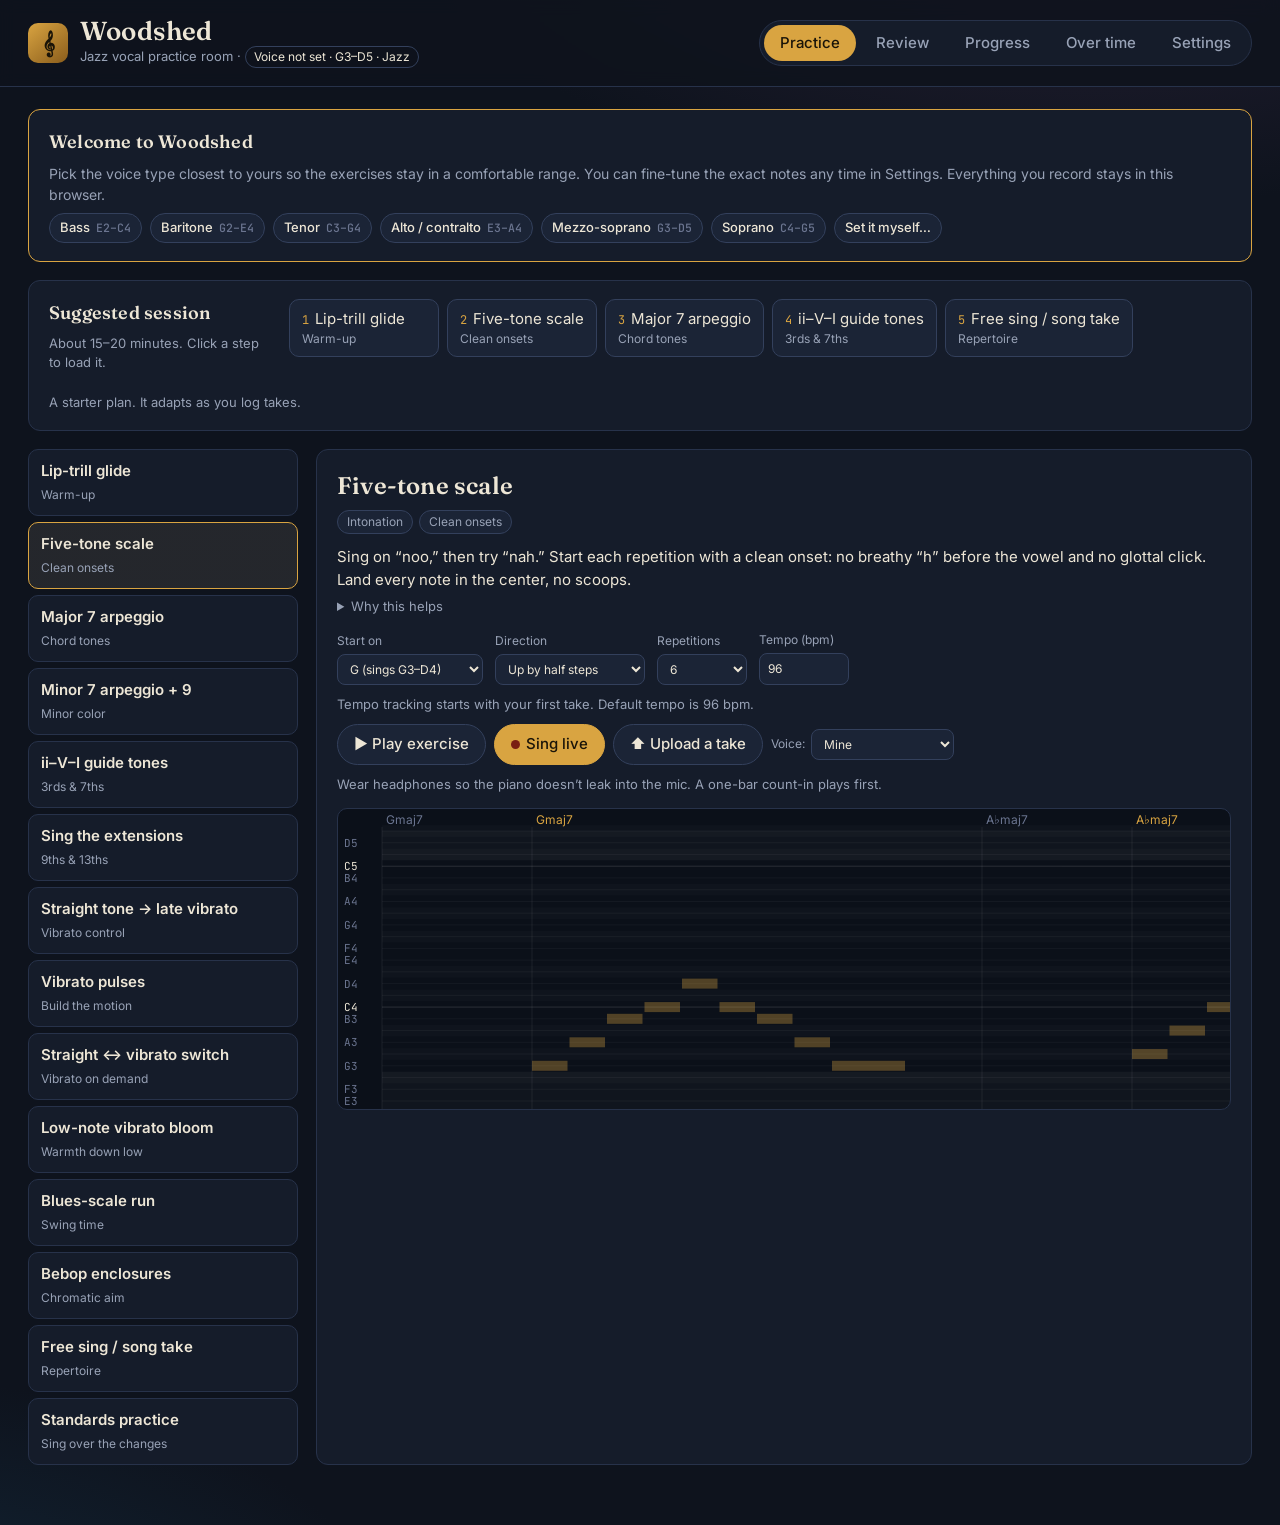
<file: index.html>
<!DOCTYPE html>
<html lang="en">
<head>
<meta charset="utf-8">
<meta name="viewport" content="width=device-width, initial-scale=1">
<title>Woodshed — Jazz Vocal Practice</title>
<meta name="description" content="A jazz vocal practice room: live pitch analysis, exercises, standards with accompaniment, and progress tracking. Runs in your browser; your data stays on your device.">
<meta name="theme-color" content="#0e131d">
<link rel="manifest" href="./manifest.webmanifest">
<link rel="icon" type="image/png" sizes="192x192" href="./icons/icon-192.png">
<link rel="apple-touch-icon" href="./icons/apple-touch-icon.png">
<meta name="apple-mobile-web-app-capable" content="yes">
<meta name="apple-mobile-web-app-title" content="Woodshed">
<link rel="preconnect" href="https://fonts.googleapis.com">
<link href="https://fonts.googleapis.com/css2?family=Fraunces:opsz,wght@9..144,600&family=Inter:wght@400;500;600&family=JetBrains+Mono:wght@400;500&display=swap" rel="stylesheet">
<style>:root{
  --bg:#0e131d; --panel:#151c2a; --panel2:#1b2436; --line:#27324a; --line2:#33405c;
  --text:#ede6d6; --muted:#98a2b6; --dim:#6b7590;
  --brass:#d9a441; --brass-ink:#1a1408;
  --good:#5ec4b6; --near:#e9c46a; --off:#e46f5f; --ref:#a993e8;
  --radius:12px;
  --mono:"JetBrains Mono",ui-monospace,Menlo,monospace;
  --sans:"Inter",system-ui,-apple-system,Segoe UI,sans-serif;
  --display:"Fraunces",Georgia,serif;
}
*{box-sizing:border-box}
html,body{margin:0;background:var(--bg);color:var(--text);font:15px/1.5 var(--sans)}
body{min-height:100vh;background:radial-gradient(1200px 600px at 85% -10%,#2a2238 0%,transparent 60%),radial-gradient(900px 500px at -10% 110%,#13283a 0%,transparent 60%),var(--bg)}
h1,h2,h3{font-family:var(--display);font-weight:600;margin:0;letter-spacing:.2px}
h2{font-size:24px} h3{font-size:18px;margin-bottom:8px}
p{margin:.4em 0}
button,select,input,textarea{font:inherit;color:inherit}
.muted{color:var(--muted)} .dim{color:var(--dim)} .mono{font-family:var(--mono)}
[hidden]{display:none!important}

.top{display:flex;align-items:center;justify-content:space-between;gap:16px;padding:18px 28px;border-bottom:1px solid var(--line);flex-wrap:wrap;position:sticky;top:0;background:rgba(14,19,29,.86);backdrop-filter:blur(8px);z-index:5}
.brand{display:flex;align-items:center;gap:12px}
.logo{width:40px;height:40px;border-radius:10px;background:linear-gradient(140deg,var(--brass),#8a5d1c);display:grid;place-items:center;color:var(--brass-ink);font-size:22px;font-weight:700}
.brand h1{font-size:26px;line-height:1}
.brand p{margin:2px 0 0;color:var(--muted);font-size:13px}
.chip{display:inline-block;padding:1px 8px;border:1px solid var(--line2);border-radius:999px;font-size:12px;color:var(--text)}
.tabs{display:flex;gap:4px;background:var(--panel);padding:4px;border-radius:999px;border:1px solid var(--line)}
.tabs button{background:none;border:0;padding:7px 16px;border-radius:999px;color:var(--muted);cursor:pointer;font-weight:500}
.tabs button.on{background:var(--brass);color:var(--brass-ink)}
.tabs button .badge{display:inline-block;min-width:8px;height:8px;border-radius:50%;background:var(--good);margin-left:6px;vertical-align:middle}

main{max-width:1280px;margin:0 auto;padding:22px 28px 60px}
.card{background:var(--panel);border:1px solid var(--line);border-radius:var(--radius);padding:18px 20px}
.card+.card{margin-top:16px}
.banner{max-width:1280px;margin:14px auto 0;padding:0 28px}
.banner>div{background:#2a2414;border:1px solid #5c4a1f;color:#f3dfb0;border-radius:10px;padding:10px 14px;font-size:14px}

/* plan */
.plan{display:flex;gap:20px;align-items:flex-start;margin-bottom:18px;flex-wrap:wrap}
.plan .lead{flex:0 0 220px}
.plan ol{display:flex;gap:8px;list-style:none;padding:0;margin:0;flex-wrap:wrap;flex:1}
.plan li button{background:var(--panel2);border:1px solid var(--line2);border-radius:10px;padding:8px 12px;cursor:pointer;text-align:left;min-width:150px}
.plan li button:hover{border-color:var(--brass)}
.plan li .n{font-family:var(--mono);color:var(--brass);font-size:12px;margin-right:6px}
.plan li small{display:block;color:var(--muted);font-size:12px}
.plan .why{flex-basis:100%;font-size:13px;color:var(--muted);margin:0}

/* practice */
.practice-grid{display:grid;grid-template-columns:270px 1fr;gap:18px}
@media (max-width:900px){.practice-grid{grid-template-columns:1fr}}
.exlist{display:flex;flex-direction:column;gap:6px}
.exitem{background:var(--panel);border:1px solid var(--line);border-radius:10px;padding:10px 12px;cursor:pointer;text-align:left;width:100%}
.exitem:hover{border-color:var(--line2)}
.exitem.on{border-color:var(--brass);background:linear-gradient(0deg,rgba(217,164,65,.08),rgba(217,164,65,.08)),var(--panel)}
.exitem b{display:block;font-weight:600}
.exitem span{font-size:12px;color:var(--muted)}
.exhead{display:flex;justify-content:space-between;gap:12px;align-items:flex-start}
.tags{display:flex;gap:6px;flex-wrap:wrap;margin-top:6px}
.tag{font-size:12px;padding:2px 9px;border-radius:999px;background:var(--panel2);border:1px solid var(--line2);color:var(--muted)}
details{margin:6px 0 4px;color:var(--muted)} summary{cursor:pointer;font-size:13px}
.controls{display:flex;gap:12px;flex-wrap:wrap;margin:14px 0 10px;align-items:flex-end}
.field{display:flex;flex-direction:column;gap:4px;font-size:12px;color:var(--muted)}
.field select,.field input[type=number],.field input[type=text]{background:var(--panel2);border:1px solid var(--line2);border-radius:8px;padding:6px 8px;min-width:90px;color:var(--text)}
.field input[type=range]{accent-color:var(--brass)}
.actions{display:flex;gap:8px;flex-wrap:wrap;align-items:center}
.btn,button.btn{display:inline-flex;align-items:center;gap:6px;background:var(--panel2);border:1px solid var(--line2);border-radius:999px;padding:8px 16px;cursor:pointer;font-weight:500;color:var(--text)}
.btn:hover{border-color:var(--brass)}
.btn.primary{background:var(--brass);color:var(--brass-ink);border-color:var(--brass)}
.btn.primary:hover{filter:brightness(1.08)}
.btn.danger{border-color:#6b2f2a;color:#f2b2a8}
.btn.small{padding:4px 10px;font-size:13px}
.btn:disabled{opacity:.45;cursor:not-allowed}
.rec-dot{width:9px;height:9px;border-radius:50%;background:#c0392b;display:inline-block}
.btn.primary .rec-dot{background:#7a1f12}
.hint{font-size:13px;color:var(--muted);margin:10px 0 0}
.rollwrap{position:relative;margin-top:14px;border:1px solid var(--line);border-radius:10px;overflow:hidden;background:#0b1019}
.rollwrap canvas{display:block;width:100%;height:300px}
.readout{position:absolute;right:12px;top:10px;text-align:right;font-family:var(--mono);pointer-events:none}
.readout .big{font-size:28px;line-height:1}
.readout .sm{font-size:12px;color:var(--muted)}
.status{font-size:13px;color:var(--muted);margin-left:auto}

/* review */
.revhead{display:flex;align-items:baseline;gap:14px;flex-wrap:wrap;margin-bottom:14px}
.revhead .meta{color:var(--muted);font-size:13px}
.revhead .sp{flex:1}
.stats{display:grid;grid-template-columns:repeat(auto-fit,minmax(150px,1fr));gap:10px;margin-bottom:16px}
.stat{background:var(--panel);border:1px solid var(--line);border-radius:10px;padding:12px 14px}
.stat .k{font-size:12px;color:var(--muted)}
.stat .v{font-family:var(--mono);font-size:22px;margin-top:2px}
.stat .s{font-size:12px;color:var(--dim)}
.coach{list-style:none;padding:0;margin:0;display:flex;flex-direction:column;gap:8px}
.coach li{display:flex;gap:10px;align-items:flex-start;padding:10px 12px;background:var(--panel2);border-radius:10px;border-left:3px solid var(--line2)}
.coach li.good{border-left-color:var(--good)} .coach li.work{border-left-color:var(--near)} .coach li.info{border-left-color:var(--ref)}
.coach li .ic{font-size:14px;line-height:1.5;width:16px;flex:none}
.rollscroll{overflow-x:auto;border:1px solid var(--line);border-radius:10px;background:#0b1019;margin:16px 0}
.rollscroll canvas{display:block;height:280px}
table{width:100%;border-collapse:collapse;font-size:13.5px}
th{text-align:left;font-weight:500;color:var(--muted);font-size:12px;padding:6px 8px;border-bottom:1px solid var(--line2);white-space:nowrap}
td{padding:7px 8px;border-bottom:1px solid var(--line);vertical-align:middle}
tbody tr{cursor:pointer}
tbody tr:hover{background:rgba(255,255,255,.025)}
tbody tr.sel{background:rgba(217,164,65,.09)}
td.num{font-family:var(--mono);white-space:nowrap}
.c-good{color:var(--good)} .c-near{color:var(--near)} .c-off{color:var(--off)}
.thumb{background:none;border:1px solid transparent;border-radius:6px;cursor:pointer;padding:1px 5px;opacity:.45;font-size:14px}
.thumb.on{opacity:1;border-color:var(--line2);background:var(--panel2)}
.chips{display:flex;gap:6px;flex-wrap:wrap}
.chipbtn{background:var(--panel2);border:1px solid var(--line2);border-radius:999px;padding:3px 10px;font-size:12.5px;cursor:pointer;color:var(--muted)}
.chipbtn.on{background:rgba(94,196,182,.14);border-color:var(--good);color:var(--text)}
.chipbtn.neg.on{background:rgba(228,111,95,.14);border-color:var(--off)}
.notedetail{background:var(--panel2);border:1px solid var(--line2);border-radius:10px;padding:12px 14px;margin:6px 0 12px}
.notedetail .row{display:flex;gap:16px;flex-wrap:wrap;font-size:13px;color:var(--muted);margin-bottom:8px}
.notedetail .row b{color:var(--text);font-family:var(--mono);font-weight:500}
.stars button{background:none;border:0;font-size:22px;cursor:pointer;color:var(--line2);padding:0 2px}
.stars button.on{color:var(--brass)}
textarea{width:100%;min-height:70px;background:var(--panel2);border:1px solid var(--line2);border-radius:8px;padding:8px 10px;resize:vertical;color:var(--text)}
.savestate{font-size:12px;color:var(--dim)}
.grid2{display:grid;grid-template-columns:1fr 1fr;gap:16px}
@media (max-width:900px){.grid2{grid-template-columns:1fr}}
.bar{position:relative;height:8px;background:var(--panel2);border-radius:4px;min-width:120px}
.bar i{position:absolute;top:0;bottom:0;border-radius:4px}
.bar .mid{position:absolute;left:50%;top:-3px;bottom:-3px;width:1px;background:var(--line2)}
.empty{text-align:center;padding:40px 20px;color:var(--muted)}
.pref{display:flex;flex-direction:column;gap:6px;margin:0;padding:0;list-style:none}
.pref li{padding:8px 10px;background:var(--panel2);border-radius:8px;font-size:14px}
.pill{font-size:11px;padding:1px 7px;border-radius:999px;border:1px solid var(--line2);color:var(--muted);margin-left:6px}
.pill.ref{border-color:var(--ref);color:var(--ref)}
.settings-grid{display:grid;grid-template-columns:repeat(auto-fit,minmax(220px,1fr));gap:16px}
.toast{position:fixed;bottom:22px;left:50%;transform:translateX(-50%);background:var(--panel2);border:1px solid var(--line2);padding:10px 16px;border-radius:10px;z-index:20;box-shadow:0 10px 30px rgba(0,0,0,.4)}
.overlay{position:fixed;inset:0;background:rgba(6,9,14,.6);display:grid;place-items:center;z-index:30}
.overlay>div{background:var(--panel);border:1px solid var(--line2);border-radius:14px;padding:22px 26px;max-width:420px;text-align:center}
.spinner{width:26px;height:26px;border:3px solid var(--line2);border-top-color:var(--brass);border-radius:50%;animation:spin 0.9s linear infinite;margin:0 auto 10px}
@keyframes spin{to{transform:rotate(360deg)}}
.grid2>.card{margin-top:0}
.grid2+.card{margin-top:16px}

.chordpad{flex-basis:100%;display:flex;flex-direction:column;gap:8px}
.chordpad .prow{display:flex;gap:6px;flex-wrap:wrap;align-items:center}
.chordpad .plabel{font-size:12px;color:var(--muted);width:92px;flex:none}
.pbtn{background:var(--panel2);border:1px solid var(--line2);border-radius:8px;padding:5px 10px;cursor:pointer;font-size:13.5px;min-width:40px;color:var(--text)}
.pbtn:hover{border-color:var(--brass)}
.pbtn.on{background:var(--brass);color:var(--brass-ink);border-color:var(--brass)}
.pbtn.big{font-size:15px;padding:8px 14px;font-weight:600;position:relative}
.pbtn .x{margin-left:8px;font-size:11px;opacity:.5;font-weight:400}
.pbtn .x:hover{opacity:1}
.pbtn.ghost{border-style:dashed;color:var(--muted)}
.nowchord{font-family:var(--display);font-size:20px;color:var(--brass);margin-left:auto}

.trhead{display:flex;gap:12px;align-items:flex-end;flex-wrap:wrap}
.trhead h3{margin:0}
.trhead .sp{flex:1}
.focusgrid{display:grid;grid-template-columns:repeat(auto-fill,minmax(230px,1fr));gap:10px;margin-top:12px}
.fcard{background:var(--panel2);border:1px solid var(--line2);border-radius:10px;padding:12px 14px;cursor:pointer;text-align:left;color:var(--text)}
.fcard:hover,.fcard.on{border-color:var(--brass)}
.fcard .k{font-size:12.5px;color:var(--muted)}
.fcard .v{font-family:var(--mono);font-size:20px;margin:2px 0}
.fcard .d{font-size:12px}
.fcard svg{display:block;margin-top:6px}
.chartwrap{position:relative;margin-top:10px}
.chartwrap svg{display:block;width:100%}
.chartwrap .empty{padding:40px 0}
.status-good{color:var(--good)} .status-warn{color:var(--near)} .status-bad{color:var(--off)}
.tip{position:fixed;z-index:40;max-width:420px;background:#1d2638;border:1px solid var(--line2);border-radius:12px;padding:12px 14px;box-shadow:0 14px 40px rgba(0,0,0,.5);font-size:13.5px}
.tip h4{margin:0 0 2px;font-family:var(--display);font-size:16px;font-weight:600}
.tip .sub{color:var(--muted);font-size:12.5px;margin-bottom:8px}
.tip .si{border-top:1px solid var(--line);padding:8px 0 6px}
.tip .si .sitop{display:flex;align-items:center;gap:8px;justify-content:space-between}
.tip .si b{font-weight:600}
.tip .si .tw{font-size:11.5px;color:var(--brass);font-family:var(--mono)}
.tip .si p{margin:4px 0 0;color:#cfd5e1;font-size:13px}
.tip .x{position:absolute;right:8px;top:6px;background:none;border:0;color:var(--muted);cursor:pointer;font-size:14px}
.hoverable{cursor:help}
.hoverable:hover td,.hoverable:hover{background:rgba(217,164,65,.06)}
.helpbar{position:relative;height:8px;background:var(--panel2);border-radius:4px;min-width:110px}
.helpbar i{position:absolute;top:0;bottom:0;border-radius:4px}
.helpbar .mid{position:absolute;left:50%;top:-3px;bottom:-3px;width:1px;background:var(--line2)}
.logtable td{padding:3px;text-align:center;font-family:var(--mono);font-size:12px;border:0}
.logtable td.lbl{text-align:left;white-space:nowrap;font-family:var(--sans);color:var(--muted);padding-right:10px}
.logtable th{font-size:11px;padding:3px;text-align:center;border:0;white-space:nowrap}
.logtable .cell{width:26px;height:22px;border-radius:5px;display:grid;place-items:center;margin:auto}

.stdchart{display:grid;grid-template-columns:repeat(4,1fr);gap:0;border:1px solid var(--line2);border-radius:10px;overflow:hidden;margin-top:4px}
.stdbar{position:relative;padding:16px 10px 8px;border-right:1px solid var(--line);border-bottom:1px solid var(--line);min-height:52px;display:flex;gap:10px;align-items:center;flex-wrap:wrap}
.stdbar:nth-child(4n){border-right:0}
.stdbar .ch{font-family:var(--display);font-size:17px}
.stdbar .bn{position:absolute;top:3px;right:6px;font-size:10px;color:var(--dim);font-family:var(--mono)}
.stdbar .sec{position:absolute;top:3px;left:6px;font-size:11px;font-weight:600;color:var(--brass);border:1px solid var(--brass);border-radius:4px;padding:0 4px;line-height:14px}
.stdbar.on{background:rgba(217,164,65,.16)}
.stdbar.on .ch{color:var(--brass)}
.legend{display:flex;gap:16px;font-size:12.5px;color:var(--muted);margin-top:8px;align-items:center}
.legend svg{vertical-align:middle;margin-right:6px}

.stdwrap{flex-basis:100%;display:grid;grid-template-columns:1fr;gap:12px;margin-top:4px}
.stdwrap.withlyrics{grid-template-columns:minmax(0,3fr) minmax(220px,2fr)}
@media (max-width:900px){.stdwrap.withlyrics{grid-template-columns:1fr}}
.lyrics{white-space:pre-wrap;background:var(--panel2);border:1px solid var(--line2);border-radius:10px;padding:14px 16px;font-size:15px;line-height:1.7;max-height:420px;overflow-y:auto;scroll-behavior:smooth}
.pbtn:disabled{opacity:.5;cursor:not-allowed}

.bgrid{display:grid;grid-template-columns:repeat(4,1fr);gap:6px;margin-top:8px}
@media (max-width:700px){.bgrid{grid-template-columns:repeat(2,1fr)}}
.bcell{background:var(--panel);border:1px solid var(--line2);border-radius:8px;padding:6px}
.btop{display:flex;align-items:center;gap:4px;margin-bottom:4px}
.bsec{width:42px;background:transparent;border:1px solid var(--line);border-radius:5px;padding:1px 4px;font-size:11px;color:var(--brass);font-weight:600}
.btop .bn{flex:1;text-align:right;font-size:10px;color:var(--dim);font-family:var(--mono)}
.bx{background:none;border:0;color:var(--dim);cursor:pointer;font-size:12px;padding:0 3px}
.bx:hover{color:var(--text)}
.bchord{width:100%;background:var(--bg);border:1px solid var(--line2);border-radius:6px;padding:6px 8px;font-family:var(--display);font-size:16px;color:var(--text)}
.bchord.bad{border-color:var(--off);background:rgba(228,111,95,.08)}
</style>
</head>
<body>
<header class="top">
  <div class="brand">
    <div class="logo">𝄞</div>
    <div>
      <h1>Woodshed</h1>
      <p>Jazz vocal practice room · <span class="chip" id="profileChip"></span></p>
    </div>
  </div>
  <nav class="tabs" id="tabs">
    <button data-tab="practice" class="on">Practice</button>
    <button data-tab="review">Review</button>
    <button data-tab="history">Progress</button>
    <button data-tab="trends">Over time</button>
    <button data-tab="settings">Settings</button>
  </nav>
</header>
<div class="banner" id="banner" hidden><div id="bannerText"></div></div>

<main>
<!-- PRACTICE -->
<section id="tab-practice">
  <div class="card" id="welcome" hidden style="margin-bottom:18px;border-color:var(--brass)"></div>
  <div class="card plan">
    <div class="lead">
      <h3>Suggested session</h3>
      <p class="muted" style="font-size:13px;margin:0">About 15–20 minutes. Click a step to load it.</p>
    </div>
    <ol id="planList"></ol>
    <p class="why" id="planWhy"></p>
  </div>

  <div class="practice-grid">
    <aside class="exlist" id="exList"></aside>
    <div class="card">
      <div class="exhead">
        <div>
          <h2 id="exName"></h2>
          <div class="tags" id="exTags"></div>
        </div>
      </div>
      <p id="exHow" style="margin-top:12px"></p>
      <details><summary>Why this helps</summary><p id="exWhy"></p></details>

      <div class="controls" id="exControls">
        <label class="field" data-ex>Start on<select id="selStart"></select></label>
        <label class="field" data-ex>Direction<select id="selDir">
          <option value="up">Up by half steps</option><option value="down">Down by half steps</option><option value="updown">Up, then back down</option></select></label>
        <label class="field" data-ex>Repetitions<select id="selReps"></select></label>
        <label class="field" data-ex>Tempo (bpm)<input type="number" id="inTempo" min="40" max="240" step="2"></label>
        <div class="chordpad" data-free id="chordPad"></div>
        <label class="field" data-std>Tune<select id="stdTune"></select></label>
        <label class="field" data-std>Key<select id="stdKey"></select></label>
        <label class="field" data-std>Tempo (bpm)<input type="number" id="stdTempo" min="40" max="300" step="2"></label>
        <label class="field" data-std>Feel<select id="stdFeel"></select></label>
        <label class="field" data-std>Choruses<select id="stdChorus"></select></label>
        <div class="actions" data-std style="flex-basis:100%">
          <button class="pbtn" id="stdMelBtn">♪ Melody voice</button>
          <button class="pbtn" id="stdEditBtn">✎ Melody &amp; lyrics…</button>
          <button class="pbtn" id="stdChangesBtn">✎ Edit changes</button>
          <button class="pbtn ghost" id="stdNewBtn">+ New progression</button>
        </div>
        <div class="card" id="progBuilder" hidden style="flex-basis:100%;background:var(--panel2)"></div>
        <div class="card" id="stdEditor" hidden style="flex-basis:100%;background:var(--panel2)"></div>
        <div class="stdwrap" data-std id="stdWrap"><div class="stdchart" id="stdChart"></div><div class="lyrics" id="stdLyrics" hidden></div></div>
      </div>
      <p class="hint" id="tempoHint" style="margin:0 0 10px"></p>

      <div class="actions">
        <button class="btn" id="btnPlay">▶ Play exercise</button>
        <button class="btn primary" id="btnLive"><span class="rec-dot"></span> Sing live</button>
        <label class="btn" id="btnUpload">⬆ Upload a take<input type="file" id="fileIn" accept="audio/*,video/*" hidden></label>
        <label class="field" style="flex-direction:row;align-items:center;gap:6px">Voice:
          <select id="selWhose"><option value="me">Mine</option><option value="ref">A reference singer</option></select></label>
        <button class="btn danger" id="btnStop" hidden>■ Stop</button>
        <span class="status" id="status"></span>
      </div>
      <p class="hint" id="modeHint"></p>
      <div class="rollwrap">
        <canvas id="liveRoll"></canvas>
        <div class="readout" id="readout"></div>
      </div>
    </div>
  </div>
</section>

<!-- REVIEW -->
<section id="tab-review" hidden>
  <div class="card empty" id="reviewEmpty">
    <h3>No take yet</h3>
    <p>Sing an exercise live or upload a recording, and the analysis will show up here.</p>
  </div>
  <div id="reviewBody" hidden>
    <div class="revhead">
      <h2 id="revTitle"></h2>
      <span class="meta" id="revMeta"></span>
      <span class="sp"></span>
      <button class="btn small" id="btnPlayTake">▶ Play take</button>
      <button class="btn small" id="btnAgain">↻ Same exercise again</button>
    </div>
    <div class="stats" id="revStats"></div>
    <div class="card"><h3>Coach notes</h3><ul class="coach" id="revCoach"></ul></div>
    <div class="rollscroll" id="revScroll"><canvas id="revRoll"></canvas></div>
    <div class="card">
      <h3>Note by note</h3>
      <p class="muted" style="font-size:13px">Click a row to hear that note. Thumbs and tags on notes are how Woodshed learns what you like in a sound.</p>
      <div id="noteDetail"></div>
      <div style="overflow-x:auto"><table id="noteTable"></table></div>
    </div>
    <div class="card">
      <h3>How did that take feel?</h3>
      <div class="stars" id="stars"></div>
      <div class="chips" id="feelChips" style="margin:10px 0"></div>
      <textarea id="takeComment" placeholder="Anything you noticed: what felt easy, what you'd change, what you were going for…"></textarea>
      <div class="savestate" id="saveState"></div>
    </div>
  </div>
</section>

<!-- HISTORY -->
<section id="tab-history" hidden>
  <div class="grid2">
    <div class="card"><h3>Tendencies by chord tone</h3><p class="muted" style="font-size:13px" id="tendSub"></p><div id="tendFn"></div></div>
    <div class="card"><h3>Tendencies by range</h3><div id="tendRegion"></div><div id="tendOther" style="margin-top:14px"></div></div>
  </div>
  <div class="card"><h3>Tempo</h3><div id="tempoCard"></div></div>
  <div class="card"><h3>Your taste</h3><div id="taste"></div></div>
  <div class="card"><h3>Takes</h3><div style="overflow-x:auto"><table id="takeTable"></table></div></div>
  <div class="card">
    <h3>Your data</h3>
    <p class="muted" style="font-size:13px" id="storeMode"></p>
    <div class="actions" style="margin-top:8px">
      <button class="btn small primary" id="btnBackup">⬇ Download backup file</button>
      <label class="btn small">⬆ Restore from backup file…<input type="file" id="restoreFile" accept=".json,application/json" hidden></label>
      <label class="field" style="flex-direction:row;align-items:center;gap:6px"><input type="checkbox" id="restoreSettings" checked> Also restore settings, progressions, melodies and lyrics</label>
    </div>
    <p class="hint">Restoring adds the backup’s takes to what’s already here (takes with the same ID are replaced), so you can merge history from several devices.</p>
    <div class="actions" style="margin-top:14px"><button class="btn small danger" id="btnErase">Erase all data in this browser</button></div>
  </div>
</section>

<!-- OVER TIME -->
<section id="tab-trends" hidden>
  <div class="card">
    <div class="trhead"><h3>Focus areas</h3><span class="muted" style="font-size:13px">Latest 7 days compared with your first 7 days. Hover a card for practice suggestions; click it to chart it.</span></div>
    <div class="focusgrid" id="focusGrid"></div>
  </div>
  <div class="card">
    <div class="trhead">
      <label class="field">Measure<select id="trMetric"></select></label>
      <label class="field">Group by<select id="trGrain"><option value="day">Day</option><option value="week">Week</option></select></label>
      <label class="field">Range<select id="trRange"><option value="0">All time</option><option value="7">Last 7 days</option><option value="30">Last 30 days</option><option value="90">Last 90 days</option></select></label>
      <span class="sp"></span>
      <button class="btn small" id="trPin"></button>
      <button class="btn small" id="trTableBtn">Show table</button>
    </div>
    <p class="muted" style="font-size:13px;margin:8px 0 0" id="trDesc"></p>
    <div class="chartwrap" id="trChart"></div>
    <div id="trTable" hidden></div>
  </div>
  <div class="card">
    <h3>What seems to be helping</h3>
    <div id="trHelp"></div>
  </div>
  <div class="card">
    <h3>Practice log</h3>
    <p class="muted" style="font-size:13px">Takes per exercise per day.</p>
    <div style="overflow-x:auto" id="trLog"></div>
  </div>
</section>

<!-- SETTINGS -->
<section id="tab-settings" hidden>
  <div class="card">
    <h3>Your voice</h3>
    <div class="settings-grid" style="margin-top:10px">
      <label class="field">Voice type preset<select id="setPreset"></select></label>
      <label class="field">Voice label<input type="text" id="setLabel"></label>
      <label class="field">Lowest exercise note<select id="setLow"></select></label>
      <label class="field">Comfortable top<select id="setTop"></select></label>
      <label class="field">Stretch top<select id="setStretch"></select></label>
      <label class="field">Use stretch top in exercises<select id="setUseStretch"><option value="0">No — stay comfortable</option><option value="1">Yes</option></select></label>
    </div>
  </div>
  <div class="card">
    <h3>Accompaniment</h3>
    <div class="settings-grid" style="margin-top:10px">
      <label class="field">Melody guide<select id="setGuide"><option value="off">Off — chords only</option><option value="first">First repetition only</option><option value="all">Every repetition</option></select></label>
      <label class="field">Click on 2 &amp; 4<select id="setMetro"><option value="1">On</option><option value="0">Off</option></select></label>
      <label class="field">Accompaniment volume<input type="range" id="setVol" min="0" max="1" step="0.05"></label>
      <label class="field">Tuning (A4 Hz)<input type="number" id="setA4" min="425" max="452" step="1"></label>
    </div>
    <p class="hint">Wear headphones when singing live so the accompaniment doesn't leak into the mic.</p>
  </div>
</section>
</main>
<div id="overlay" class="overlay" hidden><div><div class="spinner"></div><div id="overlayText">Analyzing…</div></div></div>
<div id="toast" class="toast" hidden></div>
<div id="tip" class="tip" hidden></div>
<script>// ===== DSP: pitch tracking and per-note voice analysis =====
const DSP = (() => {
  const median = (a) => {
    if (!a.length) return NaN;
    const s = Float64Array.from(a).sort();
    const m = s.length >> 1;
    return s.length % 2 ? s[m] : 0.5 * (s[m - 1] + s[m]);
  };
  const mean = (a) => (a.length ? a.reduce((x, y) => x + y, 0) / a.length : NaN);
  const std = (a) => {
    if (a.length < 2) return 0;
    const m = mean(a);
    return Math.sqrt(a.reduce((s, x) => s + (x - m) * (x - m), 0) / (a.length - 1));
  };
  const percentile = (a, p) => {
    if (!a.length) return NaN;
    const s = Float64Array.from(a).sort();
    return s[Math.min(s.length - 1, Math.max(0, Math.round(p * (s.length - 1))))];
  };

  // Box-filter decimation to roughly 22 kHz (voice pitch lives well below that).
  function decimate(x, sr) {
    const D = Math.max(1, Math.round(sr / 22050));
    if (D === 1) return { y: x, sr, D };
    const n = Math.floor(x.length / D);
    const y = new Float32Array(n);
    for (let i = 0; i < n; i++) {
      let s = 0;
      const o = i * D;
      for (let k = 0; k < D; k++) s += x[o + k];
      y[i] = s / D;
    }
    return { y, sr: sr / D, D };
  }

  function makeYin(sr) {
    const W = Math.round(0.023 * sr);
    const tauMin = Math.max(2, Math.floor(sr / 1100));
    const tauMax = Math.ceil(sr / 65);
    const d = new Float64Array(tauMax + 2);
    const dp = new Float64Array(tauMax + 2);
    const need = W + tauMax + 1;
    function frame(x, off, thr = 0.15) {
      let cum = 0;
      dp[0] = 1;
      for (let tau = 1; tau <= tauMax; tau++) {
        let s = 0;
        const o2 = off + tau;
        for (let j = 0; j < W; j++) {
          const v = x[off + j] - x[o2 + j];
          s += v * v;
        }
        d[tau] = s;
        cum += s;
        dp[tau] = cum > 0 ? (s * tau) / cum : 1;
      }
      let tau = -1;
      for (let t = tauMin; t < tauMax; t++) {
        if (dp[t] < thr) {
          while (t + 1 < tauMax && dp[t + 1] < dp[t]) t++;
          tau = t;
          break;
        }
      }
      if (tau < 0) {
        let best = tauMin;
        for (let t = tauMin; t < tauMax; t++) if (dp[t] < dp[best]) best = t;
        tau = best;
      }
      let bt = tau;
      if (tau > 1 && tau < tauMax) {
        const a = dp[tau - 1], b = dp[tau], c = dp[tau + 1];
        const den = 2 * (a - 2 * b + c);
        if (Math.abs(den) > 1e-12) bt = tau + (a - c) / den;
      }
      let e = 0;
      for (let j = 0; j < W; j++) e += x[off + j] * x[off + j];
      const rms = Math.sqrt(e / W);
      return { f0: sr / bt, ap: Math.max(0, Math.min(1, dp[tau])), rms };
    }
    return { frame, W, need, sr };
  }

  const hzToMidi = (f, A4 = 440) => 69 + 12 * Math.log2(f / A4);
  const midiToHz = (m, A4 = 440) => A4 * Math.pow(2, (m - 69) / 12);

  // Single-frame pitch estimate for live display (x = most recent raw samples).
  let liveYin = null;
  function liveFrame(raw, sr, A4 = 440) {
    const { y, sr: sd } = decimate(raw, sr);
    if (!liveYin || liveYin.sr !== sd) liveYin = makeYin(sd);
    if (y.length < liveYin.need) return null;
    const r = liveYin.frame(y, y.length - liveYin.need);
    const db = 20 * Math.log10(r.rms + 1e-9);
    const voiced = r.ap < 0.2 && db > -48;
    return { midi: hzToMidi(r.f0, A4), clarity: 1 - r.ap, db, voiced };
  }

  // Full pitch track of a recording. hop = 10 ms.
  function track(raw, sr0, A4 = 440, hop = 0.01, onProgress) {
    const { y, sr } = decimate(raw, sr0);
    const yin = makeYin(sr);
    const hopS = Math.max(1, Math.round(hop * sr));
    const n = Math.max(0, Math.floor((y.length - yin.need) / hopS));
    const t = new Float32Array(n), midi = new Float32Array(n), clar = new Float32Array(n),
      db = new Float32Array(n), ap = new Float32Array(n), voiced = new Uint8Array(n);
    for (let i = 0; i < n; i++) {
      const off = i * hopS;
      const r = yin.frame(y, off);
      t[i] = (off + yin.W / 2) / sr;
      midi[i] = hzToMidi(r.f0, A4);
      ap[i] = r.ap;
      clar[i] = 1 - r.ap;
      db[i] = 20 * Math.log10(r.rms + 1e-9);
    }
    const floor = percentile(Array.from(db), 0.1);
    const gate = Math.max(floor + 12, -60);
    for (let i = 0; i < n; i++) voiced[i] = ap[i] < 0.2 && db[i] > gate && midi[i] > 30 && midi[i] < 90 ? 1 : 0;
    // Octave-jump repair against local voiced median.
    for (let i = 0; i < n; i++) {
      if (!voiced[i]) continue;
      const nb = [];
      for (let k = Math.max(0, i - 5); k <= Math.min(n - 1, i + 5); k++) if (voiced[k] && k !== i) nb.push(midi[k]);
      if (nb.length < 4) continue;
      const m = median(nb);
      const dlt = midi[i] - m;
      if (Math.abs(dlt) > 9) {
        const fixed = midi[i] - 12 * Math.round(dlt / 12);
        if (Math.abs(fixed - m) < 2) midi[i] = fixed;
        else voiced[i] = 0;
      }
    }
    // Drop voiced blips shorter than 40 ms.
    let i = 0;
    while (i < n) {
      if (!voiced[i]) { i++; continue; }
      let j = i;
      while (j < n && voiced[j]) j++;
      if ((j - i) * hop < 0.04) for (let k = i; k < j; k++) voiced[k] = 0;
      i = j;
    }
    return { t, midi, clarity: clar, db, voiced, hop, n, A4, gate };
  }

  function frameAt(tr, time) {
    // frames are uniformly spaced
    if (tr.n < 2) return 0;
    const t0 = tr.t[0];
    return Math.max(0, Math.min(tr.n, Math.round((time - t0) / tr.hop)));
  }

  // Harmonic amplitudes via direct DFT at h*f0 on a Hann-windowed slice.
  function harmonics(raw, sr, center, f0, maxH = 20, fmax = 5000) {
    const N = 2048 * Math.max(1, Math.round(sr / 48000));
    const s = Math.round(center * sr - N / 2);
    if (s < 0 || s + N > raw.length) return null;
    const out = [];
    for (let h = 1; h <= maxH && h * f0 < fmax; h++) {
      const w = (2 * Math.PI * h * f0) / sr;
      const cw = Math.cos(w), sw = Math.sin(w);
      let c = 1, si = 0, re = 0, im = 0;
      for (let k = 0; k < N; k++) {
        const win = 0.5 - 0.5 * Math.cos((2 * Math.PI * k) / (N - 1));
        const v = raw[s + k] * win;
        re += v * c;
        im -= v * si;
        const nc = c * cw - si * sw;
        si = si * cw + c * sw;
        c = nc;
      }
      out.push(re * re + im * im);
    }
    return out;
  }

  function vibratoOf(cents, hop) {
    const n = cents.length;
    if (n * hop < 0.5) return null;
    // linear detrend
    let sx = 0, sy = 0, sxx = 0, sxy = 0;
    for (let i = 0; i < n; i++) { sx += i; sy += cents[i]; sxx += i * i; sxy += i * cents[i]; }
    const b = (n * sxy - sx * sy) / (n * sxx - sx * sx || 1);
    const a = (sy - b * sx) / n;
    const r = new Float64Array(n);
    for (let i = 0; i < n; i++) r[i] = cents[i] - (a + b * i);
    const s = new Float64Array(n);
    for (let i = 0; i < n; i++) {
      let acc = 0, c = 0;
      for (let k = i - 1; k <= i + 1; k++) if (k >= 0 && k < n) { acc += r[k]; c++; }
      s[i] = acc / c;
    }
    const zc = [];
    for (let i = 1; i < n; i++) if ((s[i - 1] < 0 && s[i] >= 0) || (s[i - 1] >= 0 && s[i] < 0)) zc.push(i);
    let e = 0;
    for (let i = 0; i < n; i++) e += s[i] * s[i];
    const extent = Math.SQRT2 * Math.sqrt(e / n);
    if (zc.length < 3) return { present: false, extent, rate: 0 };
    const halfP = [];
    for (let i = 1; i < zc.length; i++) halfP.push((zc[i] - zc[i - 1]) * hop);
    const mp = mean(halfP);
    const rate = 1 / (2 * mp);
    const reg = std(halfP) / mp;
    const present = extent >= 10 && zc.length >= 5 && rate >= 3.5 && rate <= 9 && reg < 0.4;
    return { present, extent, rate, reg };
  }

  /**
   * Analyze one note. i0..i1 = frame range. target = MIDI (float ok) or null (nearest semitone).
   * opts: { raw, sr, nominalStart }
   */
  function analyzeNote(tr, i0, i1, target, opts = {}) {
    const hop = tr.hop;
    const idx = [];
    for (let i = Math.max(0, i0); i < Math.min(tr.n, i1); i++) if (tr.voiced[i]) idx.push(i);
    if (idx.length < 5) return { missed: true };
    const sungAll = idx.map((i) => tr.midi[i]);
    const tgt = target == null ? Math.round(median(sungAll)) : target;
    const cents = idx.map((i) => (tr.midi[i] - tgt) * 100);
    const first = idx[0], last = idx[idx.length - 1];
    const dur = (last - first + 1) * hop;
    const L = cents.length;
    // provisional steady part -> the note's own center pitch
    const p0 = Math.min(Math.max(Math.round(0.08 / hop), Math.floor(L * 0.15)), Math.floor(L * 0.4));
    const p1 = Math.max(p0 + 1, L - Math.max(1, Math.floor(L * 0.1)));
    const center = median(cents.slice(p0, p1));
    // settle: first point where the 60 ms running median is within ±25¢ of that center
    const w = Math.max(3, Math.round(0.06 / hop));
    let settleK = L;
    for (let k = 0; k + w <= L; k++) {
      if (Math.abs(median(cents.slice(k, k + w)) - center) <= 25) { settleK = k; break; }
    }
    const settle = Math.min(dur, settleK * hop);
    const early = median(cents.slice(0, Math.min(4, L))) - center;
    let onset = 'clean';
    if (settle >= 0.05 && early < -50) onset = 'scoop';
    else if (settle >= 0.05 && early > 50) onset = 'from above';
    // steady part
    let s0 = Math.max(Math.min(settleK, Math.floor(L * 0.5)), Math.round(0.08 / hop), Math.floor(L * 0.15));
    let s1 = L - Math.max(1, Math.floor(L * 0.1));
    if (s1 - s0 < 3) { s0 = Math.floor(L * 0.25); s1 = Math.max(s0 + 1, Math.floor(L * 0.9)); }
    const steady = cents.slice(s0, s1);
    const err = median(steady);
    const vib = steady.length * hop >= 0.5 ? vibratoOf(steady, hop) : null;
    let stability;
    if (vib && vib.present) {
      const win = Math.max(3, Math.round(1 / vib.rate / hop));
      const centers = [];
      for (let k = 0; k + win <= steady.length; k += Math.max(1, win >> 1)) centers.push(mean(steady.slice(k, k + win)));
      stability = std(centers);
    } else stability = std(steady);
    let vibOnset = null;
    if (vib && vib.present && L * hop >= 1.0) {
      const ww = Math.round(0.3 / hop);
      for (let k = 0; k + ww <= L; k += 2) {
        const seg = cents.slice(k, k + ww);
        const m = mean(seg);
        let e = 0;
        for (const v of seg) e += (v - m) * (v - m);
        if (Math.sqrt(e / seg.length) * Math.SQRT2 > 9 && k >= settleK) { vibOnset = k * hop + 0.15; break; }
      }
    }
    let vibOut = vib && vib.present ? { rate: vib.rate, extent: vib.extent, onset: vibOnset } : null;
    if (vibOut && vibOnset != null) {
      const k0 = Math.round((vibOnset - 0.15) / hop);
      if (s1 - k0 >= Math.round(0.5 / hop)) {
        const v2 = vibratoOf(cents.slice(k0, s1), hop);
        if (v2 && v2.present) vibOut = { rate: v2.rate, extent: v2.extent, onset: vibOnset };
      }
    }
    const clarity = mean(idx.slice(s0, s1).map((i) => tr.clarity[i]));
    const level = mean(idx.slice(s0, s1).map((i) => tr.db[i]));
    // spectral features
    let h1h2 = null, bright = null, ring = null;
    if (opts.raw) {
      const picks = [];
      const steadyIdx = idx.slice(s0, s1);
      const np = Math.min(6, steadyIdx.length);
      for (let p = 0; p < np; p++) picks.push(steadyIdx[Math.floor(((p + 0.5) * steadyIdx.length) / np)]);
      const acc = [];
      let f0sum = 0, cnt = 0;
      for (const fi of picks) {
        const f0 = midiToHz(tr.midi[fi], tr.A4);
        const H = harmonics(opts.raw, opts.sr, tr.t[fi], f0);
        if (!H || H.length < 2) continue;
        H.forEach((p, k) => (acc[k] = (acc[k] || 0) + p));
        f0sum += f0; cnt++;
      }
      if (cnt) {
        const f0 = f0sum / cnt;
        const P = acc.map((p) => p / cnt);
        h1h2 = 10 * Math.log10((P[0] + 1e-12) / (P[1] + 1e-12));
        let tot = 0, wsum = 0, rsum = 0;
        P.forEach((p, k) => {
          const f = (k + 1) * f0;
          tot += p; wsum += p * f;
          if (f >= 2000 && f <= 4000) rsum += p;
        });
        bright = wsum / (tot || 1);
        ring = 10 * Math.log10((rsum + 1e-12) / (tot + 1e-12));
      }
    }
    let timing = null;
    if (opts.nominalStart != null) timing = tr.t[first] - opts.nominalStart;
    return {
      missed: false,
      target: tgt,
      sung: tgt + err / 100,
      cents: err,
      settleMs: Math.round(settle * 1000),
      onset,
      stability,
      vibrato: vibOut,
      clarity, level, h1h2, bright, ring, dur,
      t0: tr.t[first], t1: tr.t[last] + hop,
      timing,
    };
  }

  // Split a track into sung notes (for uploads and free singing).
  function segment(tr) {
    const n = tr.n, hop = tr.hop;
    const half = Math.max(1, Math.round(0.06 / hop));
    const sm = new Float32Array(n);
    for (let i = 0; i < n; i++) {
      if (!tr.voiced[i]) continue;
      let s = 0, c = 0;
      for (let k = i - half; k <= i + half; k++) if (k >= 0 && k < n && tr.voiced[k]) { s += tr.midi[k]; c++; }
      sm[i] = s / c;
    }
    const maxGap = Math.round(0.05 / hop);
    const segs = [];
    let cur = null, gap = 0, out = 0;
    const close = (end) => {
      if (cur && end - cur.i0 >= Math.round(0.08 / hop)) segs.push({ i0: cur.i0, i1: end });
      cur = null;
    };
    for (let i = 0; i < n; i++) {
      if (!tr.voiced[i]) {
        if (cur) { gap++; if (gap > maxGap) { close(i - gap + 1); gap = 0; } }
        continue;
      }
      gap = 0;
      if (!cur) { cur = { i0: i, sum: 0, cnt: 0 }; out = 0; }
      const center = cur.cnt ? cur.sum / cur.cnt : sm[i];
      if (cur.cnt >= 4 && Math.abs(sm[i] - center) > 0.6) {
        out++;
        if (out >= 4) {
          const start = i - out + 1;
          close(start);
          cur = { i0: start, sum: 0, cnt: 0 };
          for (let k = start; k <= i; k++) if (tr.voiced[k]) { cur.sum += sm[k]; cur.cnt++; }
          out = 0;
        }
        continue;
      }
      out = 0;
      cur.sum += sm[i]; cur.cnt++;
    }
    close(n);
    // median pitch per segment and merge near-duplicates
    for (const s of segs) {
      const a = [];
      for (let i = s.i0; i < s.i1; i++) if (tr.voiced[i]) a.push(tr.midi[i]);
      const L = a.length;
      s.midi = median(a.slice(Math.floor(L * 0.2), Math.max(Math.floor(L * 0.2) + 1, Math.floor(L * 0.9))));
    }
    const merged = [];
    for (const s of segs) {
      const p = merged[merged.length - 1];
      if (p && Math.abs(p.midi - s.midi) < 0.35 && (s.i0 - p.i1) * hop < 0.1) {
        p.i1 = s.i1;
      } else merged.push({ ...s });
    }
    return merged;
  }

  // Needleman–Wunsch alignment of sung segments to target notes.
  function align(segs, targets) {
    const n = segs.length, m = targets.length;
    const gapT = 1.2, gapS = 0.8;
    const D = Array.from({ length: n + 1 }, () => new Float64Array(m + 1));
    const B = Array.from({ length: n + 1 }, () => new Uint8Array(m + 1));
    for (let i = 1; i <= n; i++) { D[i][0] = i * gapS; B[i][0] = 1; }
    for (let j = 1; j <= m; j++) { D[0][j] = j * gapT; B[0][j] = 2; }
    for (let i = 1; i <= n; i++) {
      for (let j = 1; j <= m; j++) {
        const c = Math.min(Math.abs(segs[i - 1].midi - targets[j - 1]), 3);
        const a = D[i - 1][j - 1] + c, b = D[i - 1][j] + gapS, d = D[i][j - 1] + gapT;
        if (a <= b && a <= d) { D[i][j] = a; B[i][j] = 0; }
        else if (b <= d) { D[i][j] = b; B[i][j] = 1; }
        else { D[i][j] = d; B[i][j] = 2; }
      }
    }
    const map = new Array(m).fill(-1);
    let i = n, j = m;
    while (i > 0 || j > 0) {
      const b = B[i][j];
      if (i > 0 && j > 0 && b === 0) {
        if (Math.abs(segs[i - 1].midi - targets[j - 1]) < 2.5) map[j - 1] = i - 1;
        i--; j--;
      } else if (i > 0 && (j === 0 || b === 1)) i--;
      else j--;
    }
    return map;
  }

  // Find the time shift (s) that best lines up a live take with its targets.
  function bestShift(tr, notes, lo = -0.05, hi = 0.4) {
    let best = 0, bestScore = -1;
    for (let sh = lo; sh <= hi + 1e-9; sh += 0.02) {
      let score = 0;
      for (const nt of notes) {
        const a = frameAt(tr, nt.t0 + sh), b = frameAt(tr, nt.t1 + sh);
        for (let i = a; i < b; i++) if (tr.voiced[i] && Math.abs(tr.midi[i] - nt.midi) < 0.5) score++;
      }
      if (score > bestScore) { bestScore = score; best = sh; }
    }
    return best;
  }

  // Compact pitch trace for storage: 20 ms steps, midi*10 rounded, 0 = unvoiced.
  function compactTrace(tr, step = 0.02) {
    const k = Math.max(1, Math.round(step / tr.hop));
    const data = [];
    for (let i = 0; i < tr.n; i += k) data.push(tr.voiced[i] ? Math.round(tr.midi[i] * 10) : 0);
    return { t0: tr.n ? tr.t[0] : 0, step: k * tr.hop, data };
  }

  return { median, mean, std, percentile, decimate, makeYin, liveFrame, track, frameAt, analyzeNote, segment, align, bestShift, compactTrace, hzToMidi, midiToHz, harmonics, vibratoOf };
})();
if (typeof module !== 'undefined') module.exports = DSP;
</script>
<script>// ===== Woodshed app =====
(() => {
'use strict';
const $ = (id) => document.getElementById(id);
const el = (tag, attrs = {}, ...kids) => {
  const e = document.createElement(tag);
  for (const [k, v] of Object.entries(attrs)) {
    if (k === 'class') e.className = v;
    else if (k.startsWith('on')) e.addEventListener(k.slice(2), v);
    else if (v === true) e.setAttribute(k, '');
    else if (v !== false && v != null) e.setAttribute(k, v);
  }
  for (const k of kids.flat()) if (k != null) e.append(k.nodeType ? k : document.createTextNode(String(k)));
  return e;
};
const round = (x, d = 0) => (x == null || isNaN(x) ? null : Math.round(x * 10 ** d) / 10 ** d);
const fmtC = (c) => (c == null ? '—' : (c > 0 ? '+' : c < 0 ? '−' : '±') + Math.abs(Math.round(c)) + '¢');
const cls = (c) => { const a = Math.abs(c); return a <= 20 ? 'c-good' : a <= 40 ? 'c-near' : 'c-off'; };

// ---------- music ----------
const NAMES = ['C', 'D♭', 'D', 'E♭', 'E', 'F', 'G♭', 'G', 'A♭', 'A', 'B♭', 'B'];
const SHARPS = ['C', 'C♯', 'D', 'D♯', 'E', 'F', 'F♯', 'G', 'G♯', 'A', 'A♯', 'B'];
const SHARP_KEYS = new Set([7, 2, 9, 4, 11]);
const sharpKey = (m) => SHARP_KEYS.has(((Math.round(m) % 12) + 12) % 12);
const pcName = (m, sharp) => (sharp ? SHARPS : NAMES)[((Math.round(m) % 12) + 12) % 12];
const noteName = (m, sharp) => pcName(m, sharp) + (Math.floor(Math.round(m) / 12) - 1);
const QUAL = {
  maj: { sym: '', voice: [4, 7, 12] },
  maj7: { sym: 'maj7', voice: [4, 7, 11, 14] },
  m7: { sym: 'm7', voice: [3, 7, 10, 14] },
  '7': { sym: '7', voice: [4, 7, 10, 14] },
  maj6: { sym: '6', voice: [4, 7, 9, 14] },
  m: { sym: 'm', voice: [3, 7, 12] },
  m6: { sym: 'm6', voice: [3, 7, 9, 14] },
  m7b5: { sym: 'm7♭5', voice: [3, 6, 10] },
  dim7: { sym: '°7', voice: [3, 6, 9, 12] },
  sus: { sym: '7sus4', voice: [5, 10, 14] },
};
const FN = { 0: 'R', 1: '♭9', 2: '9', 3: '♭3', 4: '3', 5: '11', 6: '♯11', 7: '5', 8: '♭13', 9: '13', 10: '♭7', 11: '7' };
const FN_ORDER = ['R', '♭3', '3', '5', '♭7', '7', '9', '11', '♯11', '13', '♭9', '♭13', '♭5', '°7'];
function fnName(interval, q) {
  const iv = ((interval % 12) + 12) % 12;
  if ((q === 'dim7' || q === 'm7b5') && iv === 6) return '♭5';
  if (q === 'dim7' && iv === 9) return '°7';
  return FN[iv];
}
const chordName = (root, q, sharp) => pcName(root, sharp) + QUAL[q].sym;

// ---------- exercises ----------
const EX = [
  { id: 'glide', noTempo: true, name: 'Lip-trill glide', short: 'Warm-up', tags: ['Warm-up', 'Breath flow'], tempo: 84,
    notes: [[7, 1], [5, 1], [4, 1], [2, 1], [0, 3], [null, 1]], chords: [{ r: 0, q: 'maj', b: 8 }],
    how: 'Lip trill (or hum on “mm”) down 5‑4‑3‑2‑1, connected like one long breath. Keep it light and easy; volume doesn’t matter here.',
    why: 'Lip trills, hums and straw phonation partly close the mouth, which balances the air pressure above and below the vocal folds. It’s the gentlest way to get breath and fold closure coordinated before you ask for more.' },
  { id: 'five', name: 'Five-tone scale', short: 'Clean onsets', tags: ['Intonation', 'Clean onsets'], tempo: 96,
    notes: [[0, 1], [2, 1], [4, 1], [5, 1], [7, 1], [5, 1], [4, 1], [2, 1], [0, 2], [null, 2]], chords: [{ r: 0, q: 'maj7', b: 12 }],
    how: 'Sing on “noo,” then try “nah.” Start each repetition with a clean onset: no breathy “h” before the vowel and no glottal click. Land every note in the center, no scoops.',
    why: 'Clean, balanced onsets are the foundation of tone: the folds meet exactly as the air arrives. Here, scoops and slow settling are flagged so you can hear the difference between an inflection you chose and a habit.' },
  { id: 'maj7arp', name: 'Major 7 arpeggio', short: 'Chord tones', tags: ['Chord-tone intonation'], tempo: 88,
    notes: [[0, 1], [4, 1], [7, 1], [11, 1], [7, 1], [4, 1], [0, 2]], chords: [{ r: 0, q: 'maj7', b: 8 }],
    how: 'Sing on “doo.” Hear the major 7th as a leading tone, a half step under the octave, and don’t let it sag toward the 6th.',
    why: 'Jazz melodies live on 7th chords. The major 7th is the tone singers most often tune flat, and the analysis tracks your accuracy on each chord tone separately.' },
  { id: 'm7arp', name: 'Minor 7 arpeggio + 9', short: 'Minor color', tags: ['Extensions', 'ii-chord color'], tempo: 88,
    notes: [[0, 1], [3, 1], [7, 1], [10, 1], [14, 2], [10, 1], [7, 1], [3, 1], [0, 3]], chords: [{ r: 0, q: 'm7', b: 12 }],
    how: 'Sing on “dah.” The 9th at the top should float; it is a color, not a strain. If it feels high, use the up-then-down direction so you don’t camp at the top.',
    why: 'The minor 7th chord is the ii in a ii–V–I. Its ♭3 and ♭7 are where blues inflection lives, so this makes it easy to see whether you bend those tones on purpose or by accident.' },
  { id: 'guide', name: 'ii–V–I guide tones', short: '3rds & 7ths', tags: ['Hearing harmony', '3rds & 7ths'], tempo: 100,
    notes: [[5, 4], [5, 4], [4, 6], [null, 2], [12, 4], [11, 4], [11, 6], [null, 2]],
    chords: [{ r: 2, q: 'm7', b: 4 }, { r: 7, q: '7', b: 4 }, { r: 0, q: 'maj7', b: 8 }, { r: 2, q: 'm7', b: 4 }, { r: 7, q: '7', b: 4 }, { r: 0, q: 'maj7', b: 8 }],
    how: 'Hold each note while the chord changes underneath. In the first line, the 3rd of the ii chord becomes the 7th of the V without moving, then resolves down a half step to the 3rd of I. The second line does the same from the 7th of ii. Use “oo.”',
    why: 'Guide tones (3rds and 7ths) define the harmony. Feeling one pitch change function under you is the core skill for improvising and for singing melodies with a jazz ear.' },
  { id: 'ext', noTempo: true, name: 'Sing the extensions', short: '9ths & 13ths', tags: ['Intonation vs. harmony', 'Straight tone'], tempo: 66,
    notes: [[0, 2], [4, 2], [7, 2], [11, 2], [14, 2], [9, 2], [0, 4]], chords: [{ r: 0, q: 'maj7', b: 16 }],
    how: 'The chord rings the whole time. Sing each tone straight (no vibrato) and tune it against the piano. The 9th and 13th feel suspended; tune them to the chord, not to the note before.',
    why: 'Extensions are what make jazz harmony sound like jazz, and they’re hard to hear because they aren’t in the basic triad. Straight tone shows your raw intonation without vibrato hiding it.' },
  { id: 'messa', noTempo: true, name: 'Straight tone → late vibrato', short: 'Vibrato control', tags: ['Vibrato', 'Phrase endings'], tempo: 60,
    notes: [[7, 8], [null, 4]], chords: [{ r: 0, q: 'maj7', b: 12 }],
    how: 'Start dead straight, like speaking on pitch. Around beat 3, let vibrato appear on its own; don’t manufacture it. Swell a little, then taper to nothing.',
    why: 'Delayed, relaxed vibrato is a signature jazz sound at the ends of phrases. The analysis measures when your vibrato starts, how fast it is and how wide it is.' },
  { id: 'pulse', noTempo: true, name: 'Vibrato pulses', short: 'Build the motion', tags: ['Vibrato', 'Low register'], tempo: 60, lowZone: true,
    notes: [[0, 4, { rate: 4 }], [null, 2], [0, 4, { rate: 5 }], [null, 2], [0, 4, { rate: 6 }], [null, 2], [0, 6, 'vib'], [null, 4]],
    chords: [{ r: 0, q: 'maj7', b: 28 }],
    how: 'On one comfortable low note, sing “oh” and make small, even pulses in time with the soft ticks: 4 per second, then 5, then 6. Keep each pulse about a quarter tone wide, driven by easy breath and a loose throat, with no jaw or tongue wobble. On the last note there are no ticks: relax and let the pulse turn into a natural vibrato. If your throat starts to squeeze, stop and reset.',
    why: 'Vibrato is a regular pitch oscillation, usually 4.5–6.5 times a second. Pulsing in time gives your body the motion at a speed you choose; then you stop steering it so it can run freely. Some teachers prefer to let vibrato emerge purely from freedom, so treat this as a gentle drill, not a workout. Woodshed measures the rate you produced against each target.' },
  { id: 'switch', noTempo: true, name: 'Straight ↔ vibrato switch', short: 'Vibrato on demand', tags: ['Vibrato control', 'Low register'], tempo: 66, lowZone: true,
    notes: [[0, 2, 'straight'], [0, 2, 'vib'], [0, 2, 'straight'], [0, 2, 'vib'], [null, 2], [4, 2, 'straight'], [4, 2, 'vib'], [2, 2, 'straight'], [2, 4, 'vib'], [null, 4]],
    chords: [{ r: 0, q: 'maj7', b: 24 }],
    how: 'Hold the pitch and switch vibrato on and off every two beats without stopping the sound: straight, vibrato, straight, vibrato. Then do the same as the melody steps down. Keep the volume even through each switch, so only the vibrato changes.',
    why: 'Jazz singers use vibrato as a color they choose: straight at the start of a phrase, warmth at the end. Switching on cue is the clearest test of control. Woodshed checks each two-beat section against its goal (sing live for this one; uploads can’t tell the sections apart).' },
  { id: 'lowbloom', noTempo: true, name: 'Low-note vibrato bloom', short: 'Warmth down low', tags: ['Vibrato', 'Low register', 'Hum to vowel'], tempo: 60, lowZone: true,
    notes: [[7, 6, 'bloom'], [null, 2], [4, 6, 'bloom'], [null, 2], [0, 8, 'bloom'], [null, 4]],
    chords: [{ r: 0, q: 'maj7', b: 28 }],
    how: 'Start each long note on a hum (“mm”) for about a beat, open to “oh,” and let vibrato appear after a beat or two. Down here, use less weight than feels natural: think of your speaking voice on pitch, not a big chesty sound. Extra weight and pressure are a common reason low vibrato turns slow or wobbly or disappears.',
    why: 'Low notes are where many singers lose their vibrato: a heavy sound stiffens it. Starting on a hum keeps the airflow balanced as the vowel opens. The analysis reports whether vibrato appeared on each low note, when it started, and its rate and width.' },
  { id: 'blues', name: 'Blues-scale run', short: 'Swing time', tags: ['Agility', 'Swing feel'], tempo: 120, swing: true,
    notes: [[12, 0.5], [10, 0.5], [7, 0.5], [6, 0.5], [5, 0.5], [3, 0.5], [0, 1], [null, 4]], chords: [{ r: 0, q: '7', b: 8 }],
    how: 'Swing the eighths and sit back on the beat. Scat it: “doo” on downbeats, “bah” on upbeats. Pass through the ♯4 (the blue note) without lingering.',
    why: 'Short, swung notes test agility. Each note still has to land, which shows you whether quick passages smear the pitch.' },
  { id: 'enclose', name: 'Bebop enclosures', short: 'Chromatic aim', tags: ['Chromatic accuracy', 'Scat'], tempo: 116, swing: true,
    notes: [[9, 0.5], [7, 0.5], [5, 0.5], [3, 0.5], [4, 1], [2, 0.5], [-1, 0.5], [0, 2], [null, 2]], chords: [{ r: 0, q: 'maj7', b: 8 }],
    how: 'Each target (the 3rd, then the root) is approached from a step above and a half step below, a classic bebop “enclosure.” Keep the chromatic notes small and quick and land the target dead in tune.',
    why: 'Enclosures are core bebop vocabulary. Approach tones pull your ear off center, so this trains you to aim for the target note.' },
  { id: 'free', name: 'Free sing / song take', short: 'Repertoire', tags: ['Real-world check'], free: true,
    how: 'Sing a phrase or a whole tune. Pick a drone chord to tune against if you like. Each note is compared with the nearest equal-tempered pitch, so deliberate bends and blue notes will show as “off.” Treat that as information, not a grade.',
    why: 'Exercises build skills; songs show whether they transfer. Upload recordings of singers you love as “reference” takes and tag what you like. Woodshed compares those with your own takes.' },
  { id: 'standards', name: 'Standards practice', short: 'Sing over the changes', tags: ['Repertoire', 'Changes', 'Tempo'], free: true, std: true,
    how: 'Pick a tune, a key that suits your voice, a tempo and a feel, then sing the melody (or scat) over piano and bass. Follow the chord chart below; the current bar lights up as it plays. The changes follow common fake-book versions, which vary, so tell me if a tune differs from how you know it. Use “Melody & lyrics” to add the melody and words from your own lead sheet; with a melody saved, you can toggle a melody voice and get note-by-note scoring.',
    why: 'Standards are where all the drills meet: chord-tone intonation, phrasing over changes, and time. Each note is compared with the nearest equal-tempered pitch and labeled with the chord tone it landed on, so your tendencies (like a sagging ♭3) show up in real repertoire. Tempo is tracked per tune.' },
];
for (const ex of EX) {
  if (ex.free) continue;
  ex.beats = ex.notes.reduce((s, n) => s + n[1], 0);
  const offs = ex.notes.filter((n) => n[0] != null).map((n) => n[0]);
  ex.min = Math.min(...offs); ex.max = Math.max(...offs);
}
const exById = (id) => EX.find((e) => e.id === id) || EX[0];

// ---------- settings ----------
const VOICE_PRESETS = [
  { id: 'bass', label: 'Bass', low: 40, top: 60, stretch: 64 },
  { id: 'baritone', label: 'Baritone', low: 43, top: 64, stretch: 67 },
  { id: 'tenor', label: 'Tenor', low: 48, top: 67, stretch: 72 },
  { id: 'alto', label: 'Alto / contralto', low: 52, top: 69, stretch: 72 },
  { id: 'mezzo', label: 'Mezzo-soprano', low: 55, top: 74, stretch: 77 },
  { id: 'soprano', label: 'Soprano', low: 60, top: 79, stretch: 84 },
];
const DEFAULTS = { setupDone: false, customTunes: {}, tuneEdits: {}, melodies: {}, lyrics: {}, focus: [], label: 'Voice not set', low: 55, top: 72, stretch: 74, useStretch: 0, guide: 'first', metro: 1, vol: 0.7, A4: 440 };
let S = { ...DEFAULTS };
const topLimit = () => (+S.useStretch ? S.stretch : S.top);

// ---------- storage ----------
// Everything lives in this browser: IndexedDB when available, localStorage as a fallback.
// Use Progress → Your data to download a backup file or restore one.
const Store = {
  mode: 'local', idb: null, key: 'woodshed.v1',
  async init() {
    try {
      if (!window.indexedDB) return;
      this.idb = await new Promise((res, rej) => {
        const rq = indexedDB.open('woodshed', 1);
        rq.onupgradeneeded = () => { const db = rq.result; if (!db.objectStoreNames.contains('takes')) db.createObjectStore('takes', { keyPath: 'id' }); if (!db.objectStoreNames.contains('kv')) db.createObjectStore('kv'); };
        rq.onsuccess = () => res(rq.result); rq.onerror = () => rej(rq.error); rq.onblocked = () => rej(new Error('blocked'));
      });
      this.mode = 'idb';
      // one-time move of anything saved by older localStorage-based versions
      const old = this._local();
      if ((old.takes && old.takes.length) || old.settings) {
        for (const t of old.takes || []) await this.putTake(t);
        if (old.settings && !(await this.loadSettings())) await this.saveSettings(old.settings);
        try { localStorage.removeItem(this.key); } catch (e) {}
      }
    } catch (e) { this.idb = null; this.mode = 'local'; }
  },
  _tx(store, mode, fn) {
    return new Promise((res, rej) => {
      const tx = this.idb.transaction(store, mode), os = tx.objectStore(store);
      let out; const rq = fn(os); if (rq) rq.onsuccess = () => (out = rq.result);
      tx.oncomplete = () => res(out); tx.onerror = () => rej(tx.error); tx.onabort = () => rej(tx.error || new Error('Storage write was aborted (is the disk full?)'));
    });
  },
  _local() { try { return JSON.parse(localStorage.getItem(this.key)) || { takes: [], settings: null }; } catch (e) { return { takes: [], settings: null }; } },
  _saveLocal(d) { try { localStorage.setItem(this.key, JSON.stringify(d)); return true; } catch (e) { return false; } },
  async listTakes() {
    if (this.idb) return ((await this._tx('takes', 'readonly', (os) => os.getAll())) || []).sort((a, b) => b.ts - a.ts);
    return this._local().takes.slice().sort((a, b) => b.ts - a.ts);
  },
  async putTake(take) {
    const body = JSON.parse(JSON.stringify(take));
    if (this.idb) return this._tx('takes', 'readwrite', (os) => os.put(body));
    const d = this._local();
    const i = d.takes.findIndex((t) => t.id === take.id);
    if (i >= 0) d.takes[i] = body; else d.takes.push(body);
    if (!this._saveLocal(d)) throw new Error('Browser storage is full or unavailable');
  },
  async deleteTake(id) {
    if (this.idb) return this._tx('takes', 'readwrite', (os) => os.delete(id));
    const d = this._local(); d.takes = d.takes.filter((t) => t.id !== id); this._saveLocal(d);
  },
  async loadSettings() {
    if (this.idb) return (await this._tx('kv', 'readonly', (os) => os.get('settings'))) || null;
    return this._local().settings;
  },
  async saveSettings(s) {
    const body = JSON.parse(JSON.stringify(s));
    if (this.idb) return this._tx('kv', 'readwrite', (os) => os.put(body, 'settings'));
    const d = this._local(); d.settings = body; this._saveLocal(d);
  },
  async clearAll() {
    if (this.idb) { await this._tx('takes', 'readwrite', (os) => os.clear()); await this._tx('kv', 'readwrite', (os) => os.clear()); }
    try { localStorage.removeItem(this.key); } catch (e) {}
  },
};
// one write at a time per take, coalescing bursts
const writers = new Map();
function saveTakeSoon(take, delay = 700) {
  let w = writers.get(take.id);
  if (!w) { w = { timer: null, busy: false, dirty: false }; writers.set(take.id, w); }
  clearTimeout(w.timer);
  setSaveState('Saving…');
  w.timer = setTimeout(() => flush(take, w), delay);
}
async function flush(take, w) {
  if (w.busy) { w.dirty = true; return; }
  w.busy = true;
  try { await Store.putTake(take); setSaveState('Saved in this browser'); requestPersist(); }
  catch (e) { setSaveState('Couldn’t save: ' + (e.message || e.code || e)); }
  w.busy = false;
  if (w.dirty) { w.dirty = false; flush(take, w); }
}
let persistAsked = false;
function requestPersist() {
  if (persistAsked) return; persistAsked = true;
  try { if (navigator.storage && navigator.storage.persist) navigator.storage.persist(); } catch (e) {}
}
let settingsTimer = null;
function saveSettingsSoon() {
  clearTimeout(settingsTimer);
  settingsTimer = setTimeout(() => Store.saveSettings(S).catch(() => toast('Couldn’t save settings')), 600);
}
const setSaveState = (t) => { const e = $('saveState'); if (e) e.textContent = t; };

// ---------- timeline ----------
function rootRange(ex) {
  const top = ex.lowZone ? Math.min(topLimit(), S.low + 10) : topLimit();
  const rMin = S.low - ex.min, rMax = top - ex.max;
  return rMax < rMin ? [rMin, rMin] : [rMin, rMax];
}
function rootSequence(ex, start, dir, reps) {
  const [rMin, rMax] = rootRange(ex);
  const seq = [];
  if (dir === 'down') { for (let r = start; r >= rMin && seq.length < reps; r--) seq.push(r); }
  else if (dir === 'updown') {
    const up = [];
    for (let r = start; r <= rMax && up.length < Math.ceil((reps + 1) / 2); r++) up.push(r);
    seq.push(...up);
    for (let k = up.length - 2; k >= 0 && seq.length < reps; k--) seq.push(up[k]);
  } else { for (let r = start; r <= rMax && seq.length < reps; r++) seq.push(r); }
  return seq.length ? seq : [start];
}
const swingMap = (b) => { const f = Math.floor(b), r = b - f; return f + (r <= 0.5 ? r * (4 / 3) : 2 / 3 + (r - 0.5) * (2 / 3)); };

function buildTimeline(ex, roots, tempo) {
  const spb = 60 / tempo;
  const notes = [], chords = [], clicks = [];
  const first = ex.chords[0];
  for (let b = 0; b < 4; b++) clicks.push({ t: b * spb, accent: b === 0 });
  chords.push({ t0: 0, t1: 4 * spb, root: roots[0] + first.r, q: first.q, cue: true, sharp: sharpKey(roots[0]) });
  let beat = 4;
  roots.forEach((root, k) => {
    const ps = beat;
    const sh = sharpKey(root);
    let cb = 0;
    const chs = [];
    for (const c of ex.chords) {
      const ch = { t0: (ps + cb) * spb, t1: (ps + cb + c.b) * spb, root: root + c.r, q: c.q, b0: cb, b1: cb + c.b, sharp: sh };
      chords.push(ch); chs.push(ch); cb += c.b;
    }
    let nb = 0;
    for (const [off, b, goal] of ex.notes) {
      if (off != null) {
        const sb = ex.swing ? swingMap(nb) : nb, eb = ex.swing ? swingMap(nb + b) : nb + b;
        const ch = chs.find((c) => nb >= c.b0 && nb < c.b1) || chs[0];
        notes.push({ midi: root + off, t0: (ps + sb) * spb, t1: (ps + eb) * spb, fn: fnName(root + off - ch.root, ch.q),
          chord: chordName(ch.root, ch.q, sh), sharp: sh, rep: k, goal: goal || null, guide: S.guide === 'all' || (S.guide === 'first' && k === 0) });
      }
      if (goal && goal.rate) {
        const a = (ps + nb) * spb, e = (ps + nb + b) * spb;
        for (let t = a + spb; t < e - 0.01; t += 1 / goal.rate) clicks.push({ t, tick: true });
      }
      nb += b;
    }
    if (+S.metro) for (let b = 0; b < ex.beats; b++) if (b % 2 === 1) clicks.push({ t: (ps + b) * spb });
    beat += ex.beats;
    if (k < roots.length - 1) {
      const nx = roots[k + 1];
      chords.push({ t0: beat * spb, t1: (beat + 4) * spb, root: nx + first.r, q: first.q, cue: true, sharp: sharpKey(nx) });
      if (+S.metro) { clicks.push({ t: (beat + 1) * spb }); clicks.push({ t: (beat + 3) * spb }); }
      beat += 4;
    }
  });
  return { notes, chords, clicks, total: beat * spb + 0.6, spb };
}

// ---------- audio engine ----------
// Direct additive synthesis into a sample buffer (fast, no audio-graph overhead).
const Synth = (() => {
  const N = 4096, SIN = new Float32Array(N + 1);
  for (let i = 0; i <= N; i++) SIN[i] = Math.sin((2 * Math.PI * i) / N);
  const hz = (m) => DSP.midiToHz(m, S.A4);
  // partials: [[mult, amp]], env(tSinceStart) -> gain; renders from t0 for dur seconds
  function add(out, sr, t0, dur, f, partials, env) {
    const s0 = Math.max(0, Math.round(t0 * sr)), s1 = Math.min(out.length, Math.round((t0 + dur) * sr));
    const P = partials.filter(([m]) => f * m < sr / 2 - 200);
    const inc = P.map(([m]) => (f * m * N) / sr), ph = P.map(() => 0);
    const B = 32; // envelope evaluated every 32 samples, linearly interpolated
    let gA = env(0);
    for (let blk = s0; blk < s1; blk += B) {
      const end = Math.min(s1, blk + B), gB = env((end - s0) / sr), step = (gB - gA) / (end - blk);
      let g = gA;
      for (let i = blk; i < end; i++, g += step) {
        let v = 0;
        for (let k = 0; k < P.length; k++) { const p = ph[k]; const j = p | 0; v += P[k][1] * (SIN[j] + (SIN[j + 1] - SIN[j]) * (p - j)); ph[k] = (p + inc[k]) % N; }
        out[i] += g * v;
      }
      gA = gB;
    }
  }
  function ep(out, sr, midi, t0, t1, vel) {
    const d = Math.max(0.03, t1 - t0), rel = 0.35;
    const env = (t) => {
      if (t < 0.006) return (vel * t) / 0.006;
      let g = vel * (0.38 + 0.62 * Math.exp(-(t - 0.006) / 0.45));
      if (t > d) g *= Math.exp(-(t - d) / 0.12);
      return g;
    };
    add(out, sr, t0, d + rel, hz(midi), [[1, 1.25], [3, 0.002], [5, 0.02]], env);
    // bright attack partial (2nd harmonic) that fades quickly
    add(out, sr, t0, Math.min(d + rel, 0.8), hz(midi), [[2, 0.35]], (t) => env(t) * Math.exp(-t / 0.25));
  }
  function voicing(out, sr, root, q, t0, t1, vel = 0.075) {
    const v = QUAL[q].voice;
    let base = root; while (base + v[0] < 50) base += 12; while (base + v[0] > 61) base -= 12;
    for (const iv of v) ep(out, sr, base + iv, t0, t1, vel);
  }
  function bass(out, sr, midi, t0, t1, peak, sus, tau) {
    const d = Math.max(0.05, t1 - t0);
    const env = (t) => {
      if (t < 0.008) return (peak * t) / 0.008;
      let g = sus + (peak - sus) * Math.exp(-(t - 0.008) / tau);
      if (t > d - 0.03) g *= Math.max(0, (d - t) / 0.03 + 0);
      return t > d ? 0 : g;
    };
    add(out, sr, t0, d, hz(midi), [[1, 1], [2, 0.12], [3, 0.1], [4, 0.03]], env);
  }
  function guide(out, sr, midi, t0, t1) {
    const e = Math.max(0.06, t1 - t0 - 0.04);
    const env = (t) => (t < 0.04 ? (0.2 * t) / 0.04 : t < e ? 0.2 : Math.max(0, 0.2 * (1 - (t - e) / 0.05)));
    add(out, sr, t0, e + 0.05, hz(midi), [[1, 1], [3, -0.11], [5, 0.04]], env);
  }
  function click(out, sr, t, accent, tick) {
    const f = tick ? 3200 : accent ? 2200 : 1600, a = tick ? 0.035 : accent ? 0.08 : 0.05;
    add(out, sr, t, 0.05, f, [[1, 1], [3, 0.3]], (x) => (x < 0.002 ? (a * x) / 0.002 : a * Math.exp(-(x - 0.002) / 0.008)));
  }
  return { voicing, bass, guide, click };
})();
const AE = {
  ctx: null, master: null, bus: null, droneBus: null,
  async ensure() {
    if (!this.ctx) {
      const C = window.AudioContext || window.webkitAudioContext;
      this.ctx = new C({ latencyHint: 'interactive' });
      const comp = this.ctx.createDynamicsCompressor();
      comp.threshold.value = -14; comp.ratio.value = 3;
      this.master = this.ctx.createGain(); this.master.gain.value = 0.9;
      this.master.connect(comp); comp.connect(this.ctx.destination);
    }
    if (this.ctx.state !== 'running') await this.ctx.resume();
    return this.ctx;
  },
  newBus(vol) {
    const g = this.ctx.createGain(); g.gain.value = vol; g.connect(this.master); return g;
  },
  ep(bus, midi, t0, t1, vel = 0.16) {
    const c = bus.context, f = DSP.midiToHz(midi, S.A4);
    const g = c.createGain(); g.connect(bus);
    const o1 = c.createOscillator(); o1.type = 'sine'; o1.frequency.value = f;
    const o2 = c.createOscillator(); o2.type = 'sine'; o2.frequency.value = f * 2;
    const g2 = c.createGain(); g2.gain.setValueAtTime(0.35, t0); g2.gain.exponentialRampToValueAtTime(0.04, t0 + 0.6);
    const o3 = c.createOscillator(); o3.type = 'triangle'; o3.frequency.value = f; const g3 = c.createGain(); g3.gain.value = 0.25;
    o1.connect(g); o2.connect(g2).connect(g); o3.connect(g3).connect(g);
    g.gain.setValueAtTime(0, t0); g.gain.linearRampToValueAtTime(vel, t0 + 0.006);
    g.gain.setTargetAtTime(vel * 0.38, t0 + 0.01, 0.45);
    g.gain.setValueAtTime(vel * 0.38, Math.max(t0 + 0.02, t1 - 0.01));
    g.gain.setTargetAtTime(0, t1, 0.12);
    for (const o of [o1, o2, o3]) { o.start(t0); o.stop(t1 + 0.8); }
  },
  bass(bus, midi, t0, t1) {
    const c = bus.context; let m = midi; while (m > 47) m -= 12; while (m < 36) m += 12;
    const o = c.createOscillator(); o.type = 'triangle'; o.frequency.value = DSP.midiToHz(m, S.A4);
    const lp = c.createBiquadFilter(); lp.type = 'lowpass'; lp.frequency.value = 700;
    const g = c.createGain(); o.connect(lp).connect(g).connect(bus);
    g.gain.setValueAtTime(0, t0); g.gain.linearRampToValueAtTime(0.32, t0 + 0.01); g.gain.setTargetAtTime(0.16, t0 + 0.02, 0.35);
    g.gain.setValueAtTime(0.16, Math.max(t0 + 0.03, t1 - 0.02)); g.gain.setTargetAtTime(0, t1 - 0.02, 0.05);
    o.start(t0); o.stop(t1 + 0.4);
  },
  chord(bus, root, q, t0, t1) {
    const v = QUAL[q].voice;
    let base = root; while (base + v[0] < 50) base += 12; while (base + v[0] > 61) base -= 12;
    for (const iv of v) this.ep(bus, base + iv, t0, t1, 0.085);
    this.bass(bus, root, t0, t1);
  },
  voicing(bus, root, q, t0, t1, vel = 0.075) {
    const v = QUAL[q].voice;
    let base = root; while (base + v[0] < 50) base += 12; while (base + v[0] > 61) base -= 12;
    for (const iv of v) this.ep(bus, base + iv, t0, t1, vel);
  },
  bassNote(bus, midi, t0, t1) {
    const c = bus.context;
    const o = c.createOscillator(); o.type = 'triangle'; o.frequency.value = DSP.midiToHz(midi, S.A4);
    const lp = c.createBiquadFilter(); lp.type = 'lowpass'; lp.frequency.value = 650;
    const g = c.createGain(); o.connect(lp).connect(g).connect(bus);
    g.gain.setValueAtTime(0, t0); g.gain.linearRampToValueAtTime(0.34, t0 + 0.008); g.gain.setTargetAtTime(0.2, t0 + 0.02, 0.18);
    g.gain.setValueAtTime(0.2, Math.max(t0 + 0.03, t1 - 0.03)); g.gain.linearRampToValueAtTime(0, t1);
    o.start(t0); o.stop(t1 + 0.05);
  },
  pad(bus, midi, t0, t1, vel = 0.05, attack = 0.6) {
    const c = bus.context, f = DSP.midiToHz(midi, S.A4);
    const g = c.createGain(); g.connect(bus);
    for (const [mult, type, amp] of [[1, 'sine', 1], [1.003, 'triangle', 0.35], [2, 'sine', 0.2]]) {
      const o = c.createOscillator(); o.type = type; o.frequency.value = f * mult;
      const a = c.createGain(); a.gain.value = amp; o.connect(a).connect(g); o.start(t0); o.stop(t1 + 1);
    }
    g.gain.setValueAtTime(0, t0); g.gain.linearRampToValueAtTime(vel, t0 + attack); g.gain.setValueAtTime(vel, t1); g.gain.linearRampToValueAtTime(0, t1 + 0.8);
  },
  guide(bus, midi, t0, t1) {
    const c = bus.context;
    const o = c.createOscillator(); o.type = 'triangle'; o.frequency.value = DSP.midiToHz(midi, S.A4);
    const lp = c.createBiquadFilter(); lp.type = 'lowpass'; lp.frequency.value = 1600;
    const g = c.createGain(); o.connect(lp).connect(g).connect(bus);
    const e = Math.max(t0 + 0.06, t1 - 0.04);
    g.gain.setValueAtTime(0, t0); g.gain.linearRampToValueAtTime(0.2, t0 + 0.04); g.gain.setValueAtTime(0.2, e); g.gain.linearRampToValueAtTime(0, e + 0.05);
    o.start(t0); o.stop(e + 0.1);
  },
  click(bus, t, accent, tick) {
    const c = bus.context, o = c.createOscillator(), g = c.createGain();
    o.type = tick ? 'sine' : 'square'; o.frequency.value = tick ? 3200 : accent ? 2200 : 1600;
    const hp = c.createBiquadFilter(); hp.type = 'highpass'; hp.frequency.value = 900;
    o.connect(hp).connect(g).connect(bus);
    g.gain.setValueAtTime(0, t); g.gain.linearRampToValueAtTime(tick ? 0.035 : accent ? 0.08 : 0.05, t + 0.002); g.gain.exponentialRampToValueAtTime(0.0005, t + 0.04);
    o.start(t); o.stop(t + 0.06);
  },
  // Accompaniment is rendered ahead of time (OfflineAudioContext) so playback never stutters,
  // however many notes a chorus has. Band and melody are separate buffers so the melody can be muted live.
  cache: new Map(),
  sigOf(tl, part) {
    const str = JSON.stringify([part, S.A4, tl.total, part === 'band' ? [tl.comp || tl.chords, tl.bass || null, tl.clicks] : tl.notes.filter((n) => n.guide).map((n) => [n.midi, n.t0, n.t1])]);
    let h = 0; for (let i = 0; i < str.length; i++) h = (h * 31 + str.charCodeAt(i)) | 0;
    return part + h + ':' + str.length;
  },
  async render(tl, part) {
    const sr = this.ctx.sampleRate, len = Math.ceil((tl.total + 1.5) * sr);
    const out = new Float32Array(len);
    const jobs = [];
    if (part === 'band') {
      if (tl.comp) {
        for (const c of tl.comp) jobs.push(() => Synth.voicing(out, sr, c.root, c.q, c.t0, c.t1, c.vel));
        for (const b of tl.bass) jobs.push(() => Synth.bass(out, sr, b.midi, b.t0, b.t1, 0.34, 0.2, 0.18));
      } else for (const ch of tl.chords) jobs.push(() => { Synth.voicing(out, sr, ch.root, ch.q, ch.t0, ch.t1, 0.085); let m = ch.root; while (m > 47) m -= 12; while (m < 36) m += 12; Synth.bass(out, sr, m, ch.t0, ch.t1, 0.32, 0.16, 0.35); });
      for (const k of tl.clicks) jobs.push(() => Synth.click(out, sr, k.t, k.accent, k.tick));
    } else for (const n of tl.notes) if (n.guide) jobs.push(() => Synth.guide(out, sr, n.midi, n.t0, n.t1));
    let t = performance.now();
    for (let i = 0; i < jobs.length; i++) {
      jobs[i]();
      if (performance.now() - t > 40) { await new Promise((r) => setTimeout(r, 0)); t = performance.now(); }
    }
    const buf = this.ctx.createBuffer(1, len, sr);
    buf.copyToChannel(out, 0);
    return buf;
  },
  get(tl, part) {
    const key = this.sigOf(tl, part);
    if (!this.cache.has(key)) {
      if (this.cache.size > 8) this.cache.delete(this.cache.keys().next().value);
      this.cache.set(key, this.render(tl, part).catch((e) => { this.cache.delete(key); throw e; }));
    }
    return this.cache.get(key);
  },
  async prepare(tl) {
    const hasMel = tl.notes.some((n) => n.guide);
    const [band, mel] = await Promise.all([this.get(tl, 'band'), hasMel ? this.get(tl, 'melody') : null]);
    return { band, mel };
  },
  playPrepared(bufs, T0, melodyOn = true) {
    this.stopBus();
    const bus = (this.bus = this.newBus(+S.vol));
    const srcs = [];
    const a = this.ctx.createBufferSource(); a.buffer = bufs.band; a.connect(bus); a.start(T0); srcs.push(a);
    this.melGain = null;
    if (bufs.mel) {
      const g = this.ctx.createGain(); g.gain.value = melodyOn ? 1 : 0; g.connect(bus); this.melGain = g;
      const b = this.ctx.createBufferSource(); b.buffer = bufs.mel; b.connect(g); b.start(T0); srcs.push(b);
    }
    this.srcs = srcs;
  },
  setMelody(on) { if (this.melGain) this.melGain.gain.setTargetAtTime(on ? 1 : 0, this.ctx.currentTime, 0.02); },
  startDrone(root, q) {
    this.stopDrone();
    if (!q) return;
    const bus = (this.droneBus = this.newBus(+S.vol));
    const now = this.ctx.currentTime + 0.05;
    let base = root; while (base < 48) base += 12; while (base > 59) base -= 12;
    const tones = [0, ...QUAL[q].voice.slice(0, 3)];
    for (const iv of tones) this.pad(bus, base + iv, now, now + 3600, 0.035, 0.15);
    this.pad(bus, base - 12, now, now + 3600, 0.05, 0.15);
  },
  stopBus() {
    if (this.bus) { const b = this.bus, srcs = this.srcs || []; b.gain.setTargetAtTime(0, this.ctx.currentTime, 0.03); setTimeout(() => { srcs.forEach((x) => { try { x.stop(); } catch (e) {} }); b.disconnect(); }, 300); this.bus = null; this.srcs = []; this.melGain = null; }
  },
  stopDrone() { if (this.droneBus) { const b = this.droneBus; b.gain.setTargetAtTime(0, this.ctx.currentTime, 0.06); setTimeout(() => b.disconnect(), 800); this.droneBus = null; } },
  playBuffer(raw, sr, from, to) {
    this.stopPlayback();
    const s0 = Math.max(0, Math.floor(from * sr)), s1 = Math.min(raw.length, Math.ceil(to * sr));
    if (s1 <= s0) return;
    const buf = this.ctx.createBuffer(1, s1 - s0, sr);
    buf.copyToChannel(raw.subarray(s0, s1), 0);
    const src = this.ctx.createBufferSource(); src.buffer = buf;
    const g = this.ctx.createGain(); g.gain.value = 1; src.connect(g).connect(this.master);
    src.start(); this.player = src;
    return src;
  },
  stopPlayback() { if (this.player) { try { this.player.stop(); } catch (e) {} this.player = null; } },
};

// ---------- mic capture ----------
const Mic = {
  stream: null, src: null, proc: null, chunks: [], ring: new Float32Array(4096), ringPos: 0, capStart: null,
  async start() {
    const ctx = await AE.ensure();
    this.stream = await navigator.mediaDevices.getUserMedia({ audio: { echoCancellation: false, noiseSuppression: false, autoGainControl: false, channelCount: 1 } });
    this.src = ctx.createMediaStreamSource(this.stream);
    this.proc = ctx.createScriptProcessor(2048, 1, 1);
    const sink = ctx.createGain(); sink.gain.value = 0;
    this.chunks = []; this.capStart = null; this.ring.fill(0);
    this.proc.onaudioprocess = (e) => {
      const d = e.inputBuffer.getChannelData(0);
      if (this.capStart == null) this.capStart = ctx.currentTime - d.length / ctx.sampleRate;
      this.chunks.push(new Float32Array(d));
      const r = this.ring;
      if (d.length >= r.length) r.set(d.subarray(d.length - r.length));
      else { r.copyWithin(0, d.length); r.set(d, r.length - d.length); }
    };
    this.src.connect(this.proc); this.proc.connect(sink); sink.connect(ctx.destination);
    this.sink = sink;
  },
  stop() {
    try { this.src && this.src.disconnect(); this.proc && this.proc.disconnect(); this.sink && this.sink.disconnect(); } catch (e) {}
    if (this.stream) this.stream.getTracks().forEach((t) => t.stop());
    const len = this.chunks.reduce((s, c) => s + c.length, 0);
    const raw = new Float32Array(len); let o = 0;
    for (const c of this.chunks) { raw.set(c, o); o += c.length; }
    this.chunks = []; this.stream = null;
    return raw;
  },
};

// ---------- piano roll ----------
const css = (v) => getComputedStyle(document.documentElement).getPropertyValue(v).trim();
function fitCanvas(cv, w, h) {
  const dpr = window.devicePixelRatio || 1;
  cv.style.width = w + 'px'; cv.style.height = h + 'px';
  cv.width = Math.round(w * dpr); cv.height = Math.round(h * dpr);
  const g = cv.getContext('2d'); g.setTransform(dpr, 0, 0, dpr, 0, 0); return g;
}
function drawRoll(cv, o) {
  const W = o.width, H = o.height, g = fitCanvas(cv, W, H);
  const lo = o.lo, hi = o.hi, padL = 44, padT = 22;
  const y = (m) => padT + ((hi - m) / (hi - lo)) * (H - padT - 8);
  const x = (t) => padL + ((t - o.t0) / (o.t1 - o.t0)) * (W - padL - 8);
  g.clearRect(0, 0, W, H);
  // out-of-range shading
  g.fillStyle = 'rgba(255,255,255,0.025)';
  g.fillRect(padL, padT, W - padL, y(topLimit() + 0.5) - padT);
  g.fillRect(padL, y(S.low - 0.5), W - padL, H - y(S.low - 0.5));
  // grid
  g.font = '11px ' + css('--mono');
  for (let m = Math.ceil(lo); m <= Math.floor(hi); m++) {
    const yy = y(m), isC = m % 12 === 0, black = [1, 3, 6, 8, 10].includes(((m % 12) + 12) % 12);
    if (black) { g.fillStyle = 'rgba(255,255,255,0.018)'; g.fillRect(padL, yy - (y(m) - y(m + 0.5)), W - padL, (y(m) - y(m + 1))); }
    g.strokeStyle = isC ? 'rgba(255,255,255,0.13)' : 'rgba(255,255,255,0.045)';
    g.beginPath(); g.moveTo(padL, yy); g.lineTo(W, yy); g.stroke();
    if (!black || isC) { g.fillStyle = isC ? css('--text') : css('--dim'); g.fillText(noteName(m), 6, yy + 4); }
  }
  // chords
  g.fillStyle = css('--muted'); g.font = '12px ' + css('--sans');
  for (const c of o.chords || []) {
    if (c.t1 < o.t0 || c.t0 > o.t1) continue;
    const xx = Math.max(padL, x(c.t0));
    g.strokeStyle = 'rgba(255,255,255,0.07)'; g.beginPath(); g.moveTo(x(c.t0), padT - 4); g.lineTo(x(c.t0), H); g.stroke();
    g.fillStyle = c.cue ? css('--dim') : css('--brass');
    g.fillText(chordName(c.root, c.q, c.sharp), xx + 4, 15);
  }
  // targets (±20¢ band)
  for (const n of o.targets || []) {
    if (n.t1 < o.t0 || n.t0 > o.t1) continue;
    const x0 = x(n.t0), x1 = x(n.t1), yc = y(n.midi), hh = Math.max(5, y(n.midi - 0.2) - yc);
    g.fillStyle = n.sel ? 'rgba(217,164,65,0.55)' : n.missed ? 'rgba(228,111,95,0.25)' : 'rgba(217,164,65,0.34)';
    g.fillRect(x0, yc - hh, Math.max(2, x1 - x0 - 2), hh * 2);
    if (n.sel) { g.strokeStyle = css('--brass'); g.strokeRect(x0, yc - hh, Math.max(2, x1 - x0 - 2), hh * 2); }
  }
  // trace
  const tr = o.trace;
  if (tr && tr.length) {
    g.lineWidth = 2.2; g.lineCap = 'round';
    const colOf = (t, m) => {
      let ref = null;
      if (o.targets) for (const n of o.targets) if (t >= n.t0 && t <= n.t1) { ref = n.midi; break; }
      if (ref == null) { if (o.targets && o.targets.length && !o.free) return 'rgba(237,230,214,0.35)'; ref = Math.round(m); }
      const c = Math.abs((m - ref) * 100);
      return c <= 20 ? css('--good') : c <= 40 ? css('--near') : css('--off');
    };
    let prev = null;
    for (const p of tr) {
      if (!p || p.m == null || p.t < o.t0 - 0.1 || p.t > o.t1 + 0.1) { prev = null; continue; }
      if (prev && p.t - prev.t < 0.06) {
        g.strokeStyle = colOf(p.t, p.m);
        g.beginPath(); g.moveTo(x(prev.t), y(prev.m)); g.lineTo(x(p.t), y(p.m)); g.stroke();
      }
      prev = p;
    }
  }
  if (o.playhead != null) {
    g.strokeStyle = 'rgba(237,230,214,0.6)'; g.lineWidth = 1;
    g.beginPath(); g.moveTo(x(o.playhead), padT - 6); g.lineTo(x(o.playhead), H); g.stroke();
  }
  return { x, y };
}

// ---------- UI state ----------
const st = {
  exId: 'five', starts: {}, dir: 'up', reps: 6, tempos: {},
  droneKey: 0, droneQ: '',
  std: { tune: 'autumn', keys: {}, tempos: {}, feels: {}, choruses: 2, melodyOn: true, autoscroll: true },
  running: null, // {kind:'play'|'live', ...}
  current: null, // current take (object) + raw audio
  takes: [], sel: -1,
};
const micAllowed = () => {
  if (!(navigator.mediaDevices && navigator.mediaDevices.getUserMedia)) return false;
  try { if (document.featurePolicy && !document.featurePolicy.allowsFeature('microphone')) return false; } catch (e) {}
  return true;
};

function toast(msg, ms = 2600) {
  const t = $('toast'); t.textContent = msg; t.hidden = false;
  clearTimeout(toast._t); toast._t = setTimeout(() => (t.hidden = true), ms);
}
function overlay(on, text) { $('overlay').hidden = !on; if (text) $('overlayText').textContent = text; }

function showTab(name) {
  for (const b of $('tabs').children) b.classList.toggle('on', b.dataset.tab === name);
  for (const s of ['practice', 'review', 'history', 'trends', 'settings']) $('tab-' + s).hidden = s !== name;
  Tip.hide(true);
  if (name === 'trends') renderTrends();
  if (name === 'review') renderReview();
  if (name === 'history') renderHistory();
  if (name === 'practice') { drawIdleRoll(); renderTempoHint(); }
}

// ---------- practice tab ----------
function renderExList() {
  const box = $('exList'); box.innerHTML = '';
  for (const ex of EX) {
    box.append(el('button', { class: 'exitem' + (ex.id === st.exId ? ' on' : ''), onclick: () => selectExercise(ex.id) },
      el('b', {}, ex.name), el('span', {}, ex.short)));
  }
}
function selectExercise(id) {
  if (st.running) stopAll();
  st.exId = id; renderExList(); renderExDetail(); drawIdleRoll();
  try { localStorage.setItem('woodshed.ex', id); } catch (e) {}
}
function renderExDetail() {
  const ex = exById(st.exId);
  $('exName').textContent = ex.name;
  $('exTags').innerHTML = ''; ex.tags.forEach((t) => $('exTags').append(el('span', { class: 'tag' }, t)));
  $('exHow').textContent = ex.how; $('exWhy').textContent = ex.why;
  document.querySelectorAll('[data-ex]').forEach((e) => (e.hidden = !!ex.free));
  document.querySelectorAll('[data-free]').forEach((e) => (e.hidden = !ex.free || !!ex.std));
  document.querySelectorAll('[data-std]').forEach((e) => (e.hidden = !ex.std));
  $('stdEditor').hidden = !ex.std || !st.std.editorOpen;
  $('progBuilder').hidden = !ex.free || !st.builder.open;
  $('btnPlay').hidden = !!ex.free && !ex.std;
  if (!ex.free) {
    const [rMin, rMax] = rootRange(ex);
    const s = $('selStart'); s.innerHTML = '';
    for (let r = rMin; r <= rMax; r++) s.append(el('option', { value: r }, `${pcName(r, sharpKey(r))} (sings ${noteName(r + ex.min)}${ex.max > ex.min ? '–' + noteName(r + ex.max) : ''})`));
    let start = st.starts[ex.id];
    if (start == null || start < rMin || start > rMax) start = st.dir === 'down' ? rMax : rMin;
    s.value = start; st.starts[ex.id] = start;
    $('selDir').value = st.dir;
    const rs = $('selReps'); rs.innerHTML = '';
    for (const n of [1, 2, 3, 4, 5, 6, 8, 10, 12]) rs.append(el('option', { value: n }, n));
    rs.value = st.reps;
    $('inTempo').value = st.tempos[ex.id] || ex.tempo;
  } else if (ex.std) renderStdControls();
  else renderChordPad();
  renderTempoHint();
  updateModeHint();
}
function logToChords(log, end) {
  const out = [];
  log.forEach((c, i) => {
    if (!c.q) return;
    const t1 = i + 1 < log.length ? log[i + 1].t : end;
    if (t1 > c.t) out.push({ t0: c.t, t1, root: c.root, q: c.q });
  });
  return out;
}
const Q_LIST = [['', 'Off'], ['maj', 'maj'], ['maj7', 'maj7'], ['7', '7'], ['m7', 'm7'], ['maj6', '6'], ['dim7', 'dim (°7)']];
function setDrone(key, q) {
  st.droneKey = key; st.droneQ = q;
  const r = st.running;
  if (r && r.kind === 'live' && r.free) {
    if (q) AE.startDrone(key + 48, q); else AE.stopDrone();
    const t = AE.ctx.currentTime - r.T0;
    const last = r.chordLog[r.chordLog.length - 1];
    if (last && t - last.t < 0.05) r.chordLog.pop();
    r.chordLog.push({ t, root: key + 48, q: q || null });
  }
  renderChordPad();
}
function renderChordPad() {
  const box = $('chordPad'); if (!box) return;
  box.innerHTML = '';
  const cur = st.droneQ ? pcName(st.droneKey) + QUAL[st.droneQ].sym : 'no drone';
  const row2 = el('div', { class: 'prow' }, el('span', { class: 'plabel' }, 'Chord type'),
    Q_LIST.map(([q, lbl]) => el('button', { class: 'pbtn' + (st.droneQ === q ? ' on' : ''), onclick: () => setDrone(st.droneKey, q) }, lbl)),
    el('span', { class: 'nowchord' }, st.droneQ ? cur : ''));
  const row3 = el('div', { class: 'prow' }, el('span', { class: 'plabel' }, 'Root'),
    NAMES.map((n, i) => el('button', { class: 'pbtn' + (st.droneKey === i ? ' on' : ''), onclick: () => setDrone(i, st.droneQ || 'maj7') }, n)));
  box.append(renderProgRow(), row2, row3,
    el('p', { class: 'hint', style: 'margin:0' }, progState()
      ? 'With a progression chosen, Sing live plays it as a looping drone that changes chords at the tempo (no count-in). Chord type and Root buttons still override it until the next chord change.'
      : 'Click a chord type or root while you sing to change the drone. Changes are logged, so each note’s chord tone appears in Review.'));
}
function currentPlan() {
  const ex = exById(st.exId);
  const roots = rootSequence(ex, +st.starts[ex.id], st.dir, st.reps);
  const tempo = Math.max(40, Math.min(240, +$('inTempo').value || ex.tempo));
  return { ex, roots, tempo, tl: buildTimeline(ex, roots, tempo) };
}
function updateModeHint() {
  const ex = exById(st.exId);
  const parts = [];
  if (!micAllowed()) {
    parts.push('This browser isn’t giving the page microphone access, so live singing isn’t available. You can still play exercises, record yourself with another app, and upload the recording here. Live mode needs a browser with microphone support and the page served over HTTPS.');
  } else if (ex.std) parts.push('Wear headphones so the band doesn’t leak into the mic. A one-bar count-in plays first; press Stop any time.');
  else if (ex.free) parts.push('Wear headphones if you use a drone. Press Stop when you’re done.');
  else parts.push('Wear headphones so the piano doesn’t leak into the mic. A one-bar count-in plays first.');
  $('modeHint').textContent = parts.join(' ');
  $('btnLive').disabled = !micAllowed();
  $('btnLive').title = micAllowed() ? '' : 'Microphone access isn’t available in this browser';
}
function rollRange() { return { lo: S.low - 3, hi: topLimit() + 3 }; }
function rollWidth() { return $('liveRoll').parentElement.clientWidth || 800; }
function drawIdleRoll() {
  if (st.running) return;
  const ex = exById(st.exId), { lo, hi } = rollRange();
  if (ex.std) { const { tl, hasMelody } = stdPlan(); drawRoll($('liveRoll'), { width: rollWidth(), height: 300, lo, hi, t0: 0, t1: Math.min(tl.total, 14), chords: tl.chords, targets: tl.notes, free: !hasMelody }); $('readout').innerHTML = ''; renderStdChart(-1); return; }
  if (ex.free) { drawRoll($('liveRoll'), { width: rollWidth(), height: 300, lo, hi, t0: 0, t1: 8, free: true }); $('readout').innerHTML = ''; return; }
  const { tl } = currentPlan();
  const span = Math.min(tl.total, 14);
  drawRoll($('liveRoll'), { width: rollWidth(), height: 300, lo, hi, t0: 0, t1: span, targets: tl.notes, chords: tl.chords });
  $('readout').innerHTML = '';
}

function setRunningUI(on) {
  $('btnStop').hidden = !on;
  $('btnPlay').disabled = on; $('btnLive').disabled = on || !micAllowed(); $('btnUpload').style.pointerEvents = on ? 'none' : '';
  $('btnUpload').style.opacity = on ? 0.45 : 1;
  document.querySelectorAll('.exitem').forEach((b) => (b.disabled = false));
}
async function prepareAudio(tl) {
  const t = setTimeout(() => overlay(true, 'Preparing the accompaniment…'), 120);
  try { return await AE.prepare(tl); } finally { clearTimeout(t); overlay(false); }
}
const melodyOnFor = (p) => (p.std ? !!st.std.melodyOn : true);
async function playExercise() {
  const ctx = await AE.ensure();
  const p = exById(st.exId).std ? stdPlan() : currentPlan();
  const bufs = await prepareAudio(p.tl);
  const T0 = ctx.currentTime + 0.15;
  AE.playPrepared(bufs, T0, melodyOnFor(p));
  st.running = { kind: 'play', T0, plan: p };
  setRunningUI(true); $('status').textContent = 'Playing…';
  animate();
}
async function startLive() {
  const ex = exById(st.exId);
  await AE.ensure();
  let plan = null, bufs = null;
  if (ex.std || !ex.free) {
    plan = ex.std ? stdPlan() : currentPlan();
    try { bufs = await prepareAudio(plan.tl); } catch (e) { toast('Couldn’t prepare the accompaniment: ' + e.message); return; }
  }
  try { await Mic.start(); }
  catch (e) {
    toast('Couldn’t open the microphone: ' + (e.message || e.name)); return;
  }
  const ctx = AE.ctx;
  if (ex.std) {
    const p = plan;
    const T0 = ctx.currentTime + 0.3;
    AE.playPrepared(bufs, T0, melodyOnFor(p));
    st.running = { kind: 'live', free: !p.hasMelody, T0, plan: p, trace: [] };
  } else if (ex.free) {
    const ps = progState();
    if (ps) { const c = progChordAt(ps, 0); st.droneKey = c.pc; st.droneQ = c.q; }
    if (st.droneQ) AE.startDrone(st.droneKey + 48, st.droneQ);
    st.running = { kind: 'live', free: true, T0: ctx.currentTime, trace: [], chordLog: [{ t: 0, root: st.droneKey + 48, q: st.droneQ || null }], prog: ps };
    if (ps) st.running.progKey = progChordAt(ps, 0).key;
  } else {
    const p = plan;
    const T0 = ctx.currentTime + 0.3;
    AE.playPrepared(bufs, T0, true);
    st.running = { kind: 'live', free: false, T0, plan: p, trace: [] };
  }
  setRunningUI(true); $('status').textContent = 'Listening…';
  animate();
}
function stopAll(analyze = true) {
  const r = st.running; if (!r) return;
  st.running = null;
  AE.stopBus(); AE.stopDrone();
  setRunningUI(false); $('status').textContent = '';
  if (r.kind === 'live') {
    const raw = Mic.stop();
    if (analyze && raw.length > AE.ctx.sampleRate * 0.5) {
      const offset = (Mic.capStart ?? r.T0) - r.T0; // raw time 0 == timeline time `offset`
      overlay(true, 'Analyzing your take…');
      setTimeout(() => {
        try { analyzeTake({ raw, sr: AE.ctx.sampleRate, mode: 'live', free: r.free, plan: r.plan, offset, chordLog: r.chordLog, lag: r.lag }); }
        catch (e) { console.error(e); toast('Analysis failed: ' + e.message); }
        overlay(false);
      }, 30);
    }
  }
  drawIdleRoll();
}
function animate() {
  const r = st.running; if (!r) return;
  const ctx = AE.ctx, now = ctx.currentTime - r.T0;
  const { lo, hi } = rollRange();
  let reading = null;
  if (r.kind === 'live') {
    const f = DSP.liveFrame(Mic.ring, ctx.sampleRate, S.A4);
    if (f && f.voiced) { r.trace.push({ t: now, m: f.midi }); reading = f; } else r.trace.push(null);
    if (r.trace.length > 6000) r.trace.splice(0, 1000);
  }
  // estimate round-trip lag (output + input latency) so the live trace lines up with the targets
  if (r.plan && r.plan.std) { const bi = r.plan.tl.bars.findIndex((b) => now >= b.t0 && now < b.t1); renderStdChart(bi >= 0 ? r.plan.tl.bars[bi].index : -1); }
  if (r.plan && r.plan.std) scrollLyrics(r.plan, now);
  if (r.kind === 'live' && r.free && r.prog) progTick(r, now);
  if (r.kind === 'live' && r.plan && !r.plan.tl.notes.length && r.lag == null) r.lag = (ctx.outputLatency || 0) + (ctx.baseLatency || 0) + 0.05;
  if (r.kind === 'live' && r.plan && r.plan.tl.notes.length) {
    r.frame = (r.frame || 0) + 1;
    if (r.lag == null) r.lag = (ctx.outputLatency || 0) + (ctx.baseLatency || 0) + 0.05;
    if (r.frame % 30 === 0) {
      const pts = r.trace.filter((p) => p && p.t > now - 6);
      if (pts.length > 40) {
        let best = r.lag, bs = -1;
        for (let sh = 0; sh <= 0.45; sh += 0.02) {
          let sc = 0;
          for (const p of pts) { const n = r.plan.tl.notes.find((n) => p.t - sh >= n.t0 && p.t - sh <= n.t1); if (n && Math.abs(p.m - n.midi) < 0.5) sc++; }
          if (sc > bs) { bs = sc; best = sh; }
        }
        r.lag = best;
      }
    }
  }
  const lag = r.lag || 0;
  const shown = lag ? r.trace.map((p) => (p ? { t: p.t - lag, m: p.m } : null)) : r.trace;
  const span = 8, t0 = Math.max(-1, now - span * 0.35);
  const liveChords = r.plan ? r.plan.tl.chords : logToChords(r.chordLog || [], now + span);
  drawRoll($('liveRoll'), { width: rollWidth(), height: 300, lo, hi, t0, t1: t0 + span, targets: r.plan ? r.plan.tl.notes : [], chords: liveChords, trace: shown, playhead: now, free: !r.plan || (!!r.plan.std && !r.plan.hasMelody) });
  const ro = $('readout');
  if (r.kind === 'live') {
    if (reading) {
      let ref = Math.round(reading.midi);
      if (r.plan) { const tt = now - lag; const n = r.plan.tl.notes.find((n) => tt >= n.t0 && tt <= n.t1); if (n) ref = n.midi; }
      const c = (reading.midi - ref) * 100;
      ro.innerHTML = `<div class="big ${cls(c)}">${noteName(Math.round(reading.midi))}</div><div class="sm">${fmtC(c)} vs ${noteName(ref)}</div>`;
    } else ro.innerHTML = '<div class="sm">—</div>';
  } else ro.innerHTML = '';
  if (r.plan && now > r.plan.tl.total) { stopAll(true); return; }
  requestAnimationFrame(animate);
}

async function handleUpload(file) {
  if (!file) return;
  const ctx = await AE.ensure();
  overlay(true, 'Decoding ' + file.name + '…');
  try {
    const ab = await file.arrayBuffer();
    const buf = await ctx.decodeAudioData(ab);
    let raw = buf.getChannelData(0);
    if (buf.numberOfChannels > 1) {
      const r2 = buf.getChannelData(1); const mix = new Float32Array(raw.length);
      for (let i = 0; i < raw.length; i++) mix[i] = 0.5 * (raw[i] + r2[i]);
      raw = mix;
    }
    if (buf.duration > 600) { toast('That file is over 10 minutes; analyzing the first 10.'); raw = raw.subarray(0, buf.sampleRate * 600); }
    overlay(true, 'Analyzing your take…');
    await new Promise((r) => setTimeout(r, 30));
    const ex = exById(st.exId);
    const plan = ex.std ? stdPlan() : ex.free ? null : currentPlan();
    analyzeTake({ raw, sr: buf.sampleRate, mode: 'upload', free: ex.std ? !plan.hasMelody : !!ex.free, plan, fileName: file.name });
  } catch (e) {
    console.error(e); toast('Couldn’t read that file. Try an .m4a, .mp3 or .wav.');
  } finally { overlay(false); $('fileIn').value = ''; }
}

// ---------- analysis ----------
function analyzeTake({ raw, sr, mode, free, plan, offset = 0, fileName, chordLog, lag = 0 }) {
  const tr = DSP.track(raw, sr, S.A4);
  const notes = [];
  let chords = [];
  if (!free && plan) {
    const targets = plan.tl.notes;
    if (mode === 'live') {
      // timeline time -> raw time = t - offset; then search for the best lag (output+input latency)
      const shiftedT = targets.map((n) => ({ ...n, t0: n.t0 - offset, t1: n.t1 - offset }));
      const sh = DSP.bestShift(tr, shiftedT, -0.05, 0.4);
      shiftedT.forEach((n, i) => {
        const a = DSP.frameAt(tr, n.t0 + sh), b = DSP.frameAt(tr, n.t1 + sh);
        if (n.t0 + sh > tr.t[tr.n - 1]) return; // stopped early
        const r = DSP.analyzeNote(tr, a, b, n.midi, { raw, sr });
        notes.push(noteRecord(i, n, r, n.t0 + sh, n.t1 + sh));
      });
      chords = plan.tl.chords.map((c) => ({ t0: round(c.t0 - offset + sh, 3), t1: round(c.t1 - offset + sh, 3), root: c.root, q: c.q, cue: !!c.cue, sharp: !!c.sharp }));
    } else {
      const segs = DSP.segment(tr);
      const map = DSP.align(segs, targets.map((n) => n.midi));
      let firstHit = map.findIndex((m) => m >= 0), lastHit = map.length - 1;
      while (lastHit >= 0 && map[lastHit] < 0) lastHit--;
      if (firstHit < 0) { firstHit = 0; lastHit = -1; }
      for (let i = firstHit; i <= lastHit; i++) {
        const n = targets[i], s = segs[map[i]];
        const r = s ? DSP.analyzeNote(tr, s.i0, s.i1, n.midi, { raw, sr }) : { missed: true };
        notes.push(noteRecord(i, n, r, null, null));
      }
    }
  } else {
    if (plan && plan.std && mode === 'live') {
      chords = plan.tl.chords.filter((c) => !c.cue).map((c) => ({ t0: round(c.t0 - offset + lag, 3), t1: round(c.t1 - offset + lag, 3), root: c.root, q: c.q, sharp: !!c.sharp }));
    } else if (chordLog && chordLog.some((c) => c.q)) {
      const end = raw.length / sr + offset;
      chords = logToChords(chordLog, end).map((c) => ({ t0: round(c.t0 - offset, 3), t1: round(c.t1 - offset, 3), root: c.root, q: c.q, sharp: false }));
    }
    const segs = DSP.segment(tr);
    segs.forEach((s, i) => {
      const r = DSP.analyzeNote(tr, s.i0, s.i1, null, { raw, sr });
      if (r.missed) return;
      const mid = (r.t0 + r.t1) / 2;
      const ch = chords.find((c) => mid >= c.t0 && mid < c.t1);
      const fn = ch ? fnName(r.target - ch.root, ch.q) : null;
      notes.push(noteRecord(i, { midi: r.target, fn, chord: ch ? chordName(ch.root, ch.q) : null, rep: 0 }, r, null, null));
    });
  }
  const ex = exById(st.exId);
  let trace = DSP.compactTrace(tr, 0.02);
  if (trace.data.length > 15000) trace = DSP.compactTrace(tr, 0.05);
  const take = {
    id: 't' + Date.now().toString(36) + Math.random().toString(36).slice(2, 6),
    ts: Date.now(), mode, whose: $('selWhose').value, exId: ex.id, exName: ex.name, free: !!free,
    fileName: fileName || null,
    keys: plan && plan.roots ? plan.roots.map((r) => noteName(r, sharpKey(r))) : plan && plan.std ? [plan.keyName] : null, tempo: plan ? plan.tempo : null,
    tune: plan && plan.std ? { id: plan.tune.id, name: plan.tune.name, key: plan.keyName, feel: plan.feel, choruses: plan.choruses } : null,
    drone: free && chords.length && !(plan && plan.std) ? [...new Set(chords.map((c) => chordName(c.root, c.q)))].join(', ') : null,
    duration: round(raw.length / sr, 2),
    notes, chords, trace,
    settings: { low: S.low, top: topLimit(), A4: S.A4 },
    rating: 0, feel: [], comment: '',
  };
  take.summary = summarize(take);
  st.current = { take, raw, sr };
  st.sel = -1;
  if (!notes.filter((n) => !n.missed).length) { toast('I couldn’t find clear sung notes in that take. Try singing a little louder or closer to the mic.', 5000); return; }
  saveTakeSoon(take, 50);
  st.takes = [take, ...st.takes.filter((t) => t.id !== take.id)];
  showTab('review');
}
function noteRecord(i, n, r, tt0, tt1) {
  const base = { i, target: n.midi, name: noteName(n.midi, n.sharp), fn: n.fn || null, chord: n.chord || null, rep: n.rep ?? 0,
    tt0: tt0 != null ? round(tt0, 3) : null, tt1: tt1 != null ? round(tt1, 3) : null, goal: n.goal || null, tag: { v: 0, chips: [] } };
  if (r.missed) return { ...base, missed: true };
  return { ...base, missed: false,
    cents: round(r.cents, 1), settleMs: r.settleMs, onset: r.onset, stability: round(r.stability, 1),
    vib: r.vibrato ? { rate: round(r.vibrato.rate, 2), extent: round(r.vibrato.extent, 0), onset: round(r.vibrato.onset, 2) } : null,
    clarity: round(r.clarity, 3), h1h2: round(r.h1h2, 1), bright: round(r.bright, 0), ring: round(r.ring, 1), level: round(r.level, 1),
    dur: round(r.dur, 3), t0: round(r.t0, 3), t1: round(r.t1, 3) };
}

function summarize(take) {
  const ok = take.notes.filter((n) => !n.missed);
  const abs = ok.map((n) => Math.abs(n.cents));
  const sm = {
    n: ok.length, missed: take.notes.length - ok.length,
    medAbs: round(DSP.median(abs), 1), inTune: ok.length ? round((100 * abs.filter((a) => a <= 20).length) / ok.length, 0) : null,
    signed: round(DSP.mean(ok.map((n) => n.cents)), 1),
    scoopPct: ok.length ? round((100 * ok.filter((n) => n.onset === 'scoop').length) / ok.length, 0) : null,
    settle: round(DSP.median(ok.map((n) => n.settleMs)), 0),
    clarity: round(DSP.mean(ok.map((n) => n.clarity)), 2),
    h1h2: round(DSP.mean(ok.filter((n) => n.h1h2 != null).map((n) => n.h1h2)), 1),
    bright: round(DSP.mean(ok.filter((n) => n.bright != null).map((n) => n.bright)), 0),
  };
  const vib = ok.filter((n) => n.vib);
  const long = ok.filter((n) => n.dur >= 0.9);
  sm.longN = long.length; sm.vibN = vib.length;
  if (vib.length) {
    sm.vibRate = round(DSP.mean(vib.map((n) => n.vib.rate)), 2);
    sm.vibExt = round(DSP.mean(vib.map((n) => n.vib.extent)), 0);
    const on = vib.filter((n) => n.vib.onset != null).map((n) => n.vib.onset);
    sm.vibOnset = on.length ? round(DSP.mean(on), 2) : null;
  }
  const straight = ok.filter((n) => !n.vib && n.dur >= 0.4);
  sm.straightStab = straight.length ? round(DSP.median(straight.map((n) => n.stability)), 1) : null;
  const gl = take.notes.filter((n) => n.goal);
  if (gl.length) {
    const res = gl.map((n) => ({ n, hit: goalHit(n) }));
    sm.goals = { n: res.length, hit: res.filter((r) => r.hit).length };
  }
  sm.byFn = groupStats(ok.filter((n) => n.fn), (n) => n.fn);
  const lowB = take.settings.low + 5, highB = take.settings.top - 3;
  sm.byRegion = groupStats(ok, (n) => (n.target < lowB ? 'low' : n.target >= highB ? 'high' : 'mid'));
  sm.regionBounds = { lowB, highB };
  return sm;
}
function goalHit(n) {
  if (!n.goal || n.missed) return false;
  const g = n.goal;
  if (g.rate) return !!n.vib && Math.abs(n.vib.rate - g.rate) <= 0.75;
  if (g === 'straight') return !n.vib;
  if (g === 'vib') return !!n.vib;
  if (g === 'bloom') return !!n.vib && (n.vib.onset == null || n.vib.onset >= 0.6);
  return false;
}
function goalLabel(g) { return !g ? '' : g.rate ? `${g.rate} Hz pulses` : g === 'straight' ? 'straight' : g === 'vib' ? 'vibrato' : 'late vibrato'; }
function vibratoCoach(take, out) {
  const gl = take.notes.filter((n) => n.goal);
  if (!gl.length) return;
  const s = take.summary;
  out.push({ k: s.goals.hit / s.goals.n >= 0.7 ? 'good' : 'work', t: `Vibrato goals met on ${s.goals.hit} of ${s.goals.n} notes.` });
  const pulses = gl.filter((n) => n.goal.rate);
  if (pulses.length) {
    const parts = pulses.map((n) => `${n.goal.rate} → ${n.missed ? 'missed' : n.vib ? n.vib.rate.toFixed(1) + ' Hz' : 'no steady pulse'}`);
    const rates = pulses.filter((n) => n.vib).map((n) => n.vib.rate - n.goal.rate);
    let tip = 'Rates are close to the targets. Next, try making the pulses smaller and smoother.';
    if (pulses.some((n) => !n.vib)) tip = 'Where no steady pulse showed up, make the pulses a little larger and more even; the detector needs a regular wave of at least ±10¢.';
    else if (rates.length && DSP.mean(rates) > 0.6) tip = 'You tend to run faster than the target. Slow pulses need more patience than effort, so relax the throat and let each pulse take its full time.';
    else if (rates.length && DSP.mean(rates) < -0.6) tip = 'You tend to lag behind the target. Keep the pulse light and let the breath drive it.';
    out.push({ k: 'info', t: `Pulse targets (Hz) → what you produced: ${parts.join(', ')}. ${tip}` });
  }
  const st_ = gl.filter((n) => n.goal === 'straight'), vb = gl.filter((n) => n.goal === 'vib' && !n.goal.rate);
  if (st_.length && vb.length && take.exId === 'switch') {
    const sOk = st_.filter(goalHit).length, vOk = vb.filter(goalHit).length;
    let tip = '';
    if (sOk < st_.length && vOk === vb.length) tip = ' The vibrato is carrying into the straight sections. Think of “straight” as speech-like and slightly lighter.';
    else if (vOk < vb.length && sOk === st_.length) tip = ' Straight is easy for you; the vibrato needs to come in faster. Pulse the first one or two cycles on purpose to get it started.';
    out.push({ k: 'info', t: `Straight sections stayed straight ${sOk} of ${st_.length}; vibrato sections had vibrato ${vOk} of ${vb.length}.${tip}` });
  }
  const bl = gl.filter((n) => n.goal === 'bloom');
  if (bl.length) {
    const v = bl.filter((n) => n.vib);
    if (!v.length) out.push({ k: 'work', t: 'No vibrato appeared on the low notes. Lighten the weight (more speech, less “chest”), keep the air moving after the hum opens to “oh,” and try one round of “Vibrato pulses” first to get the motion going.' });
    else {
      const on = v.filter((n) => n.vib.onset != null).map((n) => n.vib.onset);
      out.push({ k: v.length === bl.length ? 'good' : 'info', t: `Vibrato bloomed on ${v.length} of ${bl.length} low notes: ${DSP.mean(v.map((n) => n.vib.rate)).toFixed(1)} Hz, ±${Math.round(DSP.mean(v.map((n) => n.vib.extent)))}¢${on.length ? `, starting about ${DSP.mean(on).toFixed(1)}s in` : ''}.${v.length < bl.length ? ' The lowest notes are usually the last to free up, so go lighter there.' : ''}` });
    }
  }
}
function groupStats(notes, keyFn) {
  const g = {};
  for (const n of notes) { const k = keyFn(n); (g[k] = g[k] || []).push(n.cents); }
  const out = {};
  for (const [k, a] of Object.entries(g)) out[k] = { n: a.length, signed: round(DSP.mean(a), 1), abs: round(DSP.mean(a.map(Math.abs)), 1) };
  return out;
}

const FN_TIPS = {
  '7': { flat: 'Your major 7ths sit {c} flat. In jazz the maj7 is a bright, almost-leading tone: hear it a half step under the root, not a step above the 6th.', sharp: 'Your major 7ths run {c} sharp; you may be pulling up toward the root. Let it sit a clean half step below.' },
  '♭7': { flat: 'Your ♭7s are {c} flat. Dominant 7ths tend to get dragged down; tune it as a whole step below the root.', sharp: 'Your ♭7s are {c} sharp, drifting toward the major 7th. Hear the whole step down from the root.' },
  '3': { flat: 'Major 3rds sit {c} flat. Against a major chord that sounds bluesy or sad: great when you mean it, but not as a default.', sharp: 'Major 3rds are {c} sharp. Piano 3rds are already wide, so match the piano rather than brightening further.' },
  '♭3': { flat: 'Minor 3rds are {c} flat. Keep them anchored; a sagging ♭3 makes the whole chord sound droopy.', sharp: 'Minor 3rds drift {c} sharp, toward the major 3rd. That “in-between” blue 3rd is a great effect, but use it on purpose.' },
  'R': { flat: 'Roots are {c} flat. The root is your home base, so check it against the bass note.', sharp: 'Roots are {c} sharp. Check them against the bass note.' },
  '5': { flat: 'Fifths sit {c} flat. Perfect 5ths are the easiest interval to lock in; listen for the beating to disappear.', sharp: 'Fifths sit {c} sharp. Listen for the beating to disappear.' },
};
function coachNotes(take) {
  const s = take.summary, out = [];
  if (!s.n) return [{ k: 'work', t: 'No clear notes were detected. Sing a little louder or closer to the mic, and check that the right input is selected.' }];
  const ex = !take.free;
  if (s.medAbs <= 10) out.push({ k: 'good', t: `Very precise center: median error ${s.medAbs}¢, ${s.inTune}% of notes within ±20¢.` });
  else if (s.medAbs <= 18) out.push({ k: 'good', t: `Solid intonation: median error ${s.medAbs}¢, ${s.inTune}% within ±20¢.` });
  else if (s.medAbs <= 30) out.push({ k: 'work', t: `Intonation is close but not locked (median ${s.medAbs}¢, ${s.inTune}% within ±20¢). Drop the tempo by 10–15 bpm and hold each note until it “clicks” against the chord.` });
  else out.push({ k: 'work', t: `Pitch is wandering (median ${s.medAbs}¢${ex ? '' : ' from the nearest note'}). ${ex ? 'Set Melody guide to “Every repetition” for now, and start from the bottom of the exercise range.' : 'If that was deliberate bending, ignore this. Otherwise try the same phrase over a drone.'}` });
  if (s.signed <= -12) out.push({ k: 'work', t: `You lean flat overall (average ${fmtC(s.signed)}). Common causes are letting breath energy drop at the ends of notes or a dark, “swallowed” vowel. Keep the air moving through the release and think the vowel a shade brighter.` });
  else if (s.signed >= 12) out.push({ k: 'work', t: `You lean sharp overall (average ${fmtC(s.signed)}). That often comes from pushing volume or reaching up for notes. Sing a little softer and think of arriving at each pitch from above.` });
  vibratoCoach(take, out);
  // chord tones
  const fns = Object.entries(s.byFn || {}).filter(([, v]) => v.n >= 3 && Math.abs(v.signed) >= 15).sort((a, b) => Math.abs(b[1].signed) - Math.abs(a[1].signed)).slice(0, 2);
  for (const [fn, v] of fns) {
    const dir = v.signed < 0 ? 'flat' : 'sharp';
    const tpl = FN_TIPS[fn]?.[dir] || (['9', '11', '13', '♯11', '♭9', '♭13'].includes(fn)
      ? `Your ${fn}s run {c} ${dir}. Extensions are hard to hear because they’re outside the triad; “Sing the extensions” with a sustained chord is the drill for this.`
      : `Your ${fn}s run {c} ${dir}.`);
    out.push({ k: 'work', t: tpl.replace('{c}', Math.abs(Math.round(v.signed)) + '¢') });
  }
  const hi = s.byRegion?.high, lo = s.byRegion?.low;
  if (hi && hi.n >= 3 && hi.signed <= -15) out.push({ k: 'work', t: `Your upper notes (${noteName(s.regionBounds.highB)} and up) run ${Math.abs(Math.round(hi.signed))}¢ flat. Approaching your top, open the vowel slightly (toward “uh” or “aw”) and keep the breath flowing rather than pushing louder.` });
  if (lo && lo.n >= 3 && (lo.abs >= 25 || Math.abs(lo.signed) >= 15)) out.push({ k: 'work', t: `Your low notes (below ${noteName(s.regionBounds.lowB)}) are less centered (avg ${fmtC(lo.signed)}). Down there, voices often lose definition when they add weight. Lighten up and let the low notes speak more like talking.` });
  if (s.scoopPct >= 30) out.push(ex
    ? { k: 'work', t: `${s.scoopPct}% of notes started with a scoop from below. Scoops are real jazz vocabulary, but in exercises aim to land in the center so the scoop becomes a choice, not a habit. Hear the pitch in your head before you breathe.` }
    : { k: 'info', t: `${s.scoopPct}% of notes started with a scoop. If they were stylistic, great; tag the ones you liked so Woodshed learns your taste.` });
  else if (s.settle >= 140) out.push({ k: 'work', t: `Notes take about ${s.settle} ms to settle on pitch. Pre-hear each note and start the sound right on it.` });
  if (s.goals) { /* vibrato covered by goal feedback */ }
  else if (s.vibN) {
    if (s.vibRate > 7.2) out.push({ k: 'work', t: `Vibrato is fast (${s.vibRate} Hz, ±${s.vibExt}¢), which often signals throat tension. Work on “Straight tone → late vibrato” and let it come slower and looser.` });
    else if (s.vibRate < 4.6 || s.vibExt > 95) out.push({ k: 'work', t: `Vibrato is slow or wide (${s.vibRate} Hz, ±${s.vibExt}¢), which can read as a wobble. It usually comes from too much weight or pressure; sing lighter.` });
    else out.push({ k: 'good', t: `Healthy vibrato: ${s.vibRate} Hz, ±${s.vibExt}¢${s.vibOnset != null ? `, starting about ${s.vibOnset}s into the note` : ''}. Jazz singers often keep it narrower and later than classical singers.` });
  } else if (s.longN >= 2) out.push({ k: 'info', t: 'Your long notes stayed straight, which is a valid jazz color. When you want warmth at the end of a phrase, let vibrato bloom late.' });
  if (s.straightStab != null && s.straightStab > 12) out.push({ k: 'work', t: `Straight tones waver by about ±${s.straightStab}¢. Steady breath pressure is the fix: lip trills, then the same notes on a vowel.` });
  if (s.clarity != null && (s.clarity < 0.78 || (s.h1h2 != null && s.h1h2 > 12))) out.push({ k: 'info', t: `Your tone reads breathy (clarity ${s.clarity}${s.h1h2 != null ? `, H1–H2 ${s.h1h2} dB` : ''}). Breathy is a lovely soft-jazz color, but if it’s your only color, try straw phonation and clean onsets on the five-tone scale. (These are rough measures; mic and vowel affect them.)` });
  else if (s.h1h2 != null && s.h1h2 < -3 && s.clarity > 0.92) out.push({ k: 'info', t: `Your tone may be on the pressed side (H1–H2 ${s.h1h2} dB). If the throat feels tight, add a touch more air. (This is a rough measure; mic and vowel affect it.)` });
  if (s.missed && s.missed / (s.n + s.missed) > 0.15) out.push({ k: 'info', t: `${s.missed} notes weren’t detected. They were too quiet, too far off, or skipped.` });
  return out;
}

// ---------- review tab ----------
function renderReview() {
  const cur = st.current;
  $('reviewEmpty').hidden = !!cur; $('reviewBody').hidden = !cur;
  if (!cur) return;
  const tk = cur.take, s = tk.summary;
  $('revTitle').textContent = takeTitle(tk) + (tk.whose === 'ref' ? ' · reference' : '');
  const d = new Date(tk.ts);
  $('revMeta').textContent = [d.toLocaleDateString(undefined, { month: 'short', day: 'numeric' }) + ' ' + d.toLocaleTimeString(undefined, { hour: 'numeric', minute: '2-digit' }),
    tk.mode === 'live' ? 'live' : 'uploaded' + (tk.fileName ? ` (${tk.fileName})` : ''), tk.keys ? `keys ${tk.keys[0]}→${tk.keys[tk.keys.length - 1]}` : null,
    tk.tempo ? tk.tempo + ' bpm' : null, tk.drone ? 'drone ' + tk.drone : null].filter(Boolean).join(' · ');
  $('btnPlayTake').disabled = !cur.raw;
  $('btnAgain').hidden = tk.free;
  // stats
  const box = $('revStats'); box.innerHTML = '';
  const stat = (k, v, sub, c) => box.append(el('div', { class: 'stat' }, el('div', { class: 'k' }, k), el('div', { class: 'v ' + (c || '') }, v ?? '—'), sub ? el('div', { class: 's' }, sub) : null));
  stat('Median pitch error', s.medAbs != null ? s.medAbs + '¢' : '—', tk.free ? 'vs nearest note' : 'vs target', s.medAbs != null ? cls(s.medAbs) : '');
  stat('In tune (±20¢)', s.inTune != null ? s.inTune + '%' : '—', `${s.n} notes${s.missed ? `, ${s.missed} missed` : ''}`);
  stat('Overall lean', fmtC(s.signed), s.signed < -5 ? 'flat' : s.signed > 5 ? 'sharp' : 'centered');
  stat('Settle time', s.settle != null ? s.settle + ' ms' : '—', `${s.scoopPct ?? 0}% scooped`);
  stat('Vibrato', s.vibN ? `${s.vibRate} Hz` : 'none', s.vibN ? `±${s.vibExt}¢ on ${s.vibN} notes` : s.longN ? 'long notes were straight' : 'no long notes');
  if (s.goals) stat('Vibrato goals', `${s.goals.hit}/${s.goals.n}`, 'notes on target', s.goals.hit / s.goals.n >= 0.7 ? 'c-good' : 'c-near');
  stat('Clarity', s.clarity ?? '—', s.h1h2 != null ? `H1–H2 ${s.h1h2} dB · ${s.bright} Hz bright` : '');
  // coach
  const ul = $('revCoach'); ul.innerHTML = '';
  const icon = { good: '✓', work: '→', info: '•' };
  for (const c of coachNotes(tk)) ul.append(el('li', { class: c.k }, el('span', { class: 'ic' }, icon[c.k]), el('span', {}, c.t)));
  renderRevRoll(); renderNoteTable(); renderNoteDetail(); renderFeel();
}
function traceDecode(tr) {
  return tr.data.map((v, i) => (v ? { t: tr.t0 + i * tr.step, m: v / 10 } : null));
}
function renderRevRoll() {
  const tk = st.current.take;
  const pts = traceDecode(tk.trace);
  const dur = Math.max(2, tk.duration || (pts.length * tk.trace.step));
  const box = $('revScroll');
  const W = Math.max(box.clientWidth || 900, Math.min(20000, dur * 90));
  const ok = tk.notes.filter((n) => !n.missed);
  const mids = ok.map((n) => n.target);
  const lo = Math.min(S.low - 3, ...mids.map((m) => m - 2)), hi = Math.max(topLimit() + 3, ...mids.map((m) => m + 2));
  const targets = tk.notes.filter((n) => (n.tt0 != null) || !n.missed).map((n) => ({ midi: n.target, t0: n.tt0 ?? n.t0, t1: n.tt1 ?? n.t1, missed: n.missed, sel: n.i === st.sel }));
  st.revMap = drawRoll($('revRoll'), { width: W, height: 280, lo, hi, t0: 0, t1: dur, targets, chords: tk.chords || [], trace: pts, free: tk.free, playhead: st.playhead ?? null });
}
function renderNoteTable() {
  const tk = st.current.take, t = $('noteTable'); t.innerHTML = '';
  const head = el('tr', {}, ['#', tk.free ? 'Nearest' : 'Target', tk.notes.some((n) => n.fn) ? 'Tone' : '', 'Pitch', 'Settle', 'Onset', 'Vibrato', 'Clarity', 'Like?'].map((h) => el('th', {}, h)));
  t.append(el('thead', {}, head));
  const tb = el('tbody');
  tk.notes.forEach((n, k) => {
    const thumbs = el('td', { onclick: (e) => e.stopPropagation() },
      el('button', { class: 'thumb' + (n.tag.v === 1 ? ' on' : ''), title: 'I like this', onclick: () => setTag(n, n.tag.v === 1 ? 0 : 1) }, '👍'),
      el('button', { class: 'thumb' + (n.tag.v === -1 ? ' on' : ''), title: 'I don’t like this', onclick: () => setTag(n, n.tag.v === -1 ? 0 : -1) }, '👎'));
    const row = n.missed
      ? el('tr', { class: n.i === st.sel ? 'sel' : '' }, el('td', { class: 'num dim' }, k + 1), el('td', {}, n.name), el('td', { class: 'dim' }, n.fn ? `${n.fn} of ${n.chord}` : ''), el('td', { class: 'dim', colspan: 6 }, 'not detected'))
      : el('tr', { class: n.i === st.sel ? 'sel' : '', onclick: () => selectNote(n) },
        el('td', { class: 'num dim' }, k + 1), el('td', {}, n.name), el('td', { class: 'muted' }, n.fn ? `${n.fn} of ${n.chord}` : ''),
        el('td', { class: 'num ' + cls(n.cents) }, fmtC(n.cents)), el('td', { class: 'num' }, n.settleMs + ' ms'),
        el('td', { class: n.onset === 'clean' ? 'muted' : 'c-near' }, n.onset),
        el('td', { class: 'num' }, n.vib ? `${n.vib.rate}Hz ±${n.vib.extent}¢` : n.dur >= 0.4 ? `straight ±${Math.round(n.stability)}¢` : '—',
          n.goal ? el('span', { class: 'pill', style: `border-color:var(${goalHit(n) ? '--good' : '--near'})` }, (goalHit(n) ? '✓ ' : '✗ ') + goalLabel(n.goal)) : null),
        el('td', { class: 'num' }, n.clarity != null ? n.clarity.toFixed(2) : '—'), thumbs);
    tb.append(row);
  });
  t.append(tb);
}
const NOTE_CHIPS = [['warm', 1], ['bright', 1], ['clear', 1], ['nice vibrato', 1], ['good bend', 1], ['breathy', -1], ['pressed', -1], ['wobbly', -1], ['thin', -1], ['strained', -1]];
function renderNoteDetail() {
  const box = $('noteDetail'); box.innerHTML = '';
  const tk = st.current.take, n = tk.notes.find((x) => x.i === st.sel);
  if (!n || n.missed) return;
  const row = el('div', { class: 'row' },
    el('span', {}, 'Sung ', el('b', {}, noteName(Math.round(n.target + n.cents / 100)) + ' ' + fmtC(n.cents))),
    el('span', {}, 'Length ', el('b', {}, n.dur.toFixed(2) + 's')),
    el('span', {}, 'Stability ', el('b', {}, '±' + Math.round(n.stability) + '¢')),
    n.vib ? el('span', {}, 'Vibrato onset ', el('b', {}, n.vib.onset != null ? n.vib.onset + 's' : '—')) : null,
    el('span', {}, 'H1–H2 ', el('b', {}, n.h1h2 != null ? n.h1h2 + ' dB' : '—')),
    el('span', {}, 'Brightness ', el('b', {}, n.bright != null ? n.bright + ' Hz' : '—')),
    el('span', {}, '2–4 kHz ring ', el('b', {}, n.ring != null ? n.ring + ' dB' : '—')));
  const chips = el('div', { class: 'chips' }, NOTE_CHIPS.map(([c, sgn]) => el('button', { class: 'chipbtn' + (sgn < 0 ? ' neg' : '') + (n.tag.chips.includes(c) ? ' on' : ''),
    onclick: () => { const i = n.tag.chips.indexOf(c); if (i >= 0) n.tag.chips.splice(i, 1); else n.tag.chips.push(c); saveTakeSoon(tk); renderNoteDetail(); } }, c)));
  box.append(el('div', { class: 'notedetail' },
    el('div', { style: 'display:flex;justify-content:space-between;align-items:center;margin-bottom:6px' },
      el('b', {}, `Note ${tk.notes.indexOf(n) + 1}: ${n.name}${n.fn ? ` (${n.fn} of ${n.chord})` : ''}`),
      el('button', { class: 'btn small', onclick: () => playNote(n) }, '▶ Replay')), row, chips));
}
function setTag(n, v) { n.tag.v = v; saveTakeSoon(st.current.take); renderNoteTable(); }
function selectNote(n) { st.sel = n.i; renderNoteTable(); renderNoteDetail(); renderRevRoll(); playNote(n);
  const x = st.revMap?.x(n.t0) ?? 0, box = $('revScroll'); if (x < box.scrollLeft || x > box.scrollLeft + box.clientWidth - 60) box.scrollLeft = x - 120; }
async function playNote(n) {
  const cur = st.current; if (!cur.raw) { toast('Audio isn’t kept for past takes, only the analysis.'); return; }
  await AE.ensure(); AE.playBuffer(cur.raw, cur.sr, Math.max(0, n.t0 - 0.08), n.t1 + 0.08);
}
async function playTake() {
  const cur = st.current; if (!cur || !cur.raw) return;
  await AE.ensure();
  if (AE.player) { AE.stopPlayback(); $('btnPlayTake').textContent = '▶ Play take'; st.playhead = null; renderRevRoll(); return; }
  const src = AE.playBuffer(cur.raw, cur.sr, 0, cur.raw.length / cur.sr);
  const t0 = AE.ctx.currentTime; $('btnPlayTake').textContent = '■ Stop';
  const tick = () => {
    if (AE.player !== src) return;
    st.playhead = AE.ctx.currentTime - t0; renderRevRoll();
    const box = $('revScroll'), x = st.revMap.x(st.playhead);
    if (x > box.scrollLeft + box.clientWidth - 80) box.scrollLeft = x - 100;
    requestAnimationFrame(tick);
  };
  src.onended = () => { if (AE.player === src) AE.player = null; st.playhead = null; $('btnPlayTake').textContent = '▶ Play take'; renderRevRoll(); };
  tick();
}
const FEEL = ['easy', 'effortful', 'strained', 'tired', 'sounded like me', 'loved the tone'];
function renderFeel() {
  const tk = st.current.take;
  const s = $('stars'); s.innerHTML = '';
  for (let i = 1; i <= 5; i++) s.append(el('button', { class: i <= tk.rating ? 'on' : '', title: i + ' / 5', onclick: () => { tk.rating = tk.rating === i ? 0 : i; saveTakeSoon(tk); renderFeel(); } }, '★'));
  const c = $('feelChips'); c.innerHTML = '';
  for (const f of FEEL) c.append(el('button', { class: 'chipbtn' + (tk.feel.includes(f) ? ' on' : ''), onclick: () => { const i = tk.feel.indexOf(f); if (i >= 0) tk.feel.splice(i, 1); else tk.feel.push(f); saveTakeSoon(tk); renderFeel(); } }, f));
  const ta = $('takeComment'); if (document.activeElement !== ta) ta.value = tk.comment || '';
}

// ---------- history / progress ----------
function takeTitle(t) { return t.tune ? t.tune.name + ' · ' + t.tune.key : t.exName; }
function ownTakes() { return st.takes.filter((t) => t.whose !== 'ref'); }
function renderHistory() {
  const own = ownTakes().slice(0, 20);
  const notes = own.flatMap((t) => t.notes.filter((n) => !n.missed && !t.free));
  $('tendSub').textContent = own.length ? `From your last ${own.length} take${own.length > 1 ? 's' : ''} (exercises only). Bars show average lean: left is flat, right is sharp.` : '';
  const fnBox = $('tendFn'); fnBox.innerHTML = '';
  const byFn = groupStats(notes.filter((n) => n.fn), (n) => n.fn);
  const fnRows = FN_ORDER.filter((f) => byFn[f]).map((f) => [f, byFn[f]]);
  fnBox.append(fnRows.length ? leanTable(fnRows, 'Tone') : el('p', { class: 'muted' }, 'Sing a few exercises to see which chord tones you tend to tune high or low.'));
  const rg = $('tendRegion'); rg.innerHTML = '';
  const allOk = own.flatMap((t) => t.notes.filter((n) => !n.missed));
  const lowB = S.low + 5, highB = topLimit() - 3;
  const byR = groupStats(allOk, (n) => (n.target < lowB ? 'low' : n.target >= highB ? 'high' : 'mid'));
  const rRows = [['low', `Low (below ${noteName(lowB)})`], ['mid', 'Middle'], ['high', `High (${noteName(highB)}+)`]].filter(([k]) => byR[k]).map(([k, lbl]) => [lbl, byR[k]]);
  rg.append(rRows.length ? leanTable(rRows, 'Region') : el('p', { class: 'muted' }, 'No data yet.'));
  const other = $('tendOther'); other.innerHTML = '';
  if (own.length >= 2) {
    const meds = own.filter((t) => t.summary?.medAbs != null && !t.free).map((t) => t.summary.medAbs);
    const recent = meds.slice(0, 5), prev = meds.slice(5, 10);
    const vib = allOk.filter((n) => n.vib);
    const lines = [];
    if (recent.length && prev.length) lines.push(`Median pitch error, last ${recent.length} takes vs the ${prev.length} before: ${round(DSP.median(recent), 1)}¢ vs ${round(DSP.median(prev), 1)}¢.`);
    lines.push(`Scoops: ${round((100 * allOk.filter((n) => n.onset === 'scoop').length) / Math.max(1, allOk.length), 0)}% of notes.`);
    if (vib.length) lines.push(`Vibrato: ${round(DSP.mean(vib.map((n) => n.vib.rate)), 2)} Hz, ±${round(DSP.mean(vib.map((n) => n.vib.extent)), 0)}¢ on average.`);
    other.append(el('ul', { class: 'pref' }, lines.map((l) => el('li', {}, l))));
  }
  renderTaste();
  renderTakeTable();
  renderTempoCard();
  decorateProgress();
  renderStorageInfo();
}
function leanTable(rows, label) {
  const t = el('table', {}, el('thead', {}, el('tr', {}, el('th', {}, label), el('th', {}, 'Notes'), el('th', {}, 'Avg lean'), el('th', {}, ''), el('th', {}, 'Avg |error|'))));
  const tb = el('tbody');
  for (const [k, v] of rows) {
    const w = Math.min(50, Math.abs(v.signed) * 1.25);
    const bar = el('div', { class: 'bar' }, el('span', { class: 'mid' }), el('i', { style: `left:${v.signed < 0 ? 50 - w : 50}%;width:${w}%;background:${Math.abs(v.signed) <= 8 ? 'var(--good)' : Math.abs(v.signed) <= 18 ? 'var(--near)' : 'var(--off)'}` }));
    tb.append(el('tr', { style: 'cursor:default' }, el('td', {}, k), el('td', { class: 'num dim' }, v.n), el('td', { class: 'num' }, fmtC(v.signed)), el('td', {}, bar), el('td', { class: 'num' }, v.abs + '¢')));
  }
  t.append(tb); return t;
}
const FEATS = [
  ['pitch error', (n) => Math.abs(n.cents), '¢', 'more centered', 'less centered', 0],
  ['settle time', (n) => n.settleMs, ' ms', 'quicker to settle', 'slower to settle', 0],
  ['clarity', (n) => n.clarity, '', 'clearer (less breathy)', 'breathier', 2],
  ['H1–H2', (n) => n.h1h2, ' dB', 'more breathy/airy (higher H1–H2)', 'firmer closure (lower H1–H2)', 1],
  ['brightness', (n) => n.bright, ' Hz', 'brighter', 'darker', 0],
  ['vibrato width', (n) => (n.vib ? n.vib.extent : n.dur >= 0.6 ? 0 : null), '¢', 'wider vibrato', 'narrower or no vibrato', 0],
  ['vibrato rate', (n) => (n.vib ? n.vib.rate : null), ' Hz', 'faster vibrato', 'slower vibrato', 2],
  ['scoop', (n) => (n.onset === 'scoop' ? 1 : 0), '', 'scooped more often', 'scooped less often', 2],
];
function compareSets(A, B) {
  const res = [];
  for (const [name, f, unit, more, less, dp] of FEATS) {
    const a = A.map(f).filter((v) => v != null && !isNaN(v)), b = B.map(f).filter((v) => v != null && !isNaN(v));
    if (a.length < 3 || b.length < 3) continue;
    const ma = DSP.mean(a), mb = DSP.mean(b);
    const sd = Math.sqrt((DSP.std(a) ** 2 + DSP.std(b) ** 2) / 2) || 1e-9;
    const d = (ma - mb) / sd;
    if (Math.abs(d) >= 0.5) res.push({ name, d, ma, mb, unit, dp, word: d > 0 ? more : less });
  }
  return res.sort((x, y) => Math.abs(y.d) - Math.abs(x.d));
}
function renderTaste() {
  const box = $('taste'); box.innerHTML = '';
  const all = st.takes;
  const tagged = (whoseRef, v) => all.filter((t) => (t.whose === 'ref') === whoseRef).flatMap((t) => t.notes.filter((n) => !n.missed && n.tag?.v === v));
  const liked = [...tagged(false, 1), ...tagged(true, 1)], disliked = [...tagged(false, -1), ...tagged(true, -1)];
  const refLiked = [...tagged(true, 1), ...all.filter((t) => t.whose === 'ref' && t.rating >= 4).flatMap((t) => t.notes.filter((n) => !n.missed && n.tag?.v !== -1))];
  const mine = ownTakes().flatMap((t) => t.notes.filter((n) => !n.missed));
  box.append(el('p', { class: 'muted', style: 'font-size:13px' }, `${liked.length} liked and ${disliked.length} disliked notes tagged so far${refLiked.length ? `, plus ${refLiked.length} notes from reference singers you liked` : ''}.`));
  const cmp = compareSets(liked, disliked);
  if (liked.length >= 3 && disliked.length >= 3) {
    box.append(el('h3', { style: 'font-size:15px;margin-top:10px' }, 'Notes you like, compared with notes you don’t'));
    box.append(cmp.length ? el('ul', { class: 'pref' }, cmp.slice(0, 5).map((c) => el('li', {}, `Liked notes are ${c.word}: `, el('span', { class: 'mono' }, `${c.ma.toFixed(c.dp)}${c.unit} vs ${c.mb.toFixed(c.dp)}${c.unit}`), el('span', { class: 'pill' }, `effect ${Math.abs(c.d).toFixed(1)}`))))
      : el('p', { class: 'muted' }, 'No clear pattern yet; your likes and dislikes measure about the same. Keep tagging.'));
  } else box.append(el('p', {}, 'Tag at least 3 notes you like and 3 you don’t (👍/👎 in Review) to see what separates them.'));
  if (refLiked.length >= 3 && mine.length >= 3) {
    const r = compareSets(refLiked, mine);
    box.append(el('h3', { style: 'font-size:15px;margin-top:14px' }, 'Reference singers you like, compared with you'));
    box.append(r.length ? el('ul', { class: 'pref' }, r.slice(0, 5).map((c) => el('li', {}, `They’re ${c.word}: `, el('span', { class: 'mono' }, `${c.ma.toFixed(c.dp)}${c.unit} vs your ${c.mb.toFixed(c.dp)}${c.unit}`), el('span', { class: 'pill ref' }, 'reference'))))
      : el('p', { class: 'muted' }, 'On these measures you’re already close to the references you like.'));
  } else box.append(el('p', { class: 'muted', style: 'font-size:13px' }, 'To compare yourself with singers you admire: in Practice, choose “Free sing,” set Voice to “A reference singer,” upload a short a cappella or voice-forward clip, then rate it and tag the notes you love.'));
}
function renderTakeTable() {
  const t = $('takeTable'); t.innerHTML = '';
  if (!st.takes.length) { t.append(el('tbody', {}, el('tr', {}, el('td', { class: 'muted' }, 'No takes yet.')))); return; }
  t.append(el('thead', {}, el('tr', {}, ['When', 'Exercise', 'Tempo', 'How', 'Notes', 'Median error', 'In tune', 'Rating', ''].map((h) => el('th', {}, h)))));
  const tb = el('tbody');
  for (const tk of st.takes) {
    const d = new Date(tk.ts), s = tk.summary || {};
    const del = el('button', { class: 'btn small danger', onclick: (e) => {
      e.stopPropagation();
      if (del.dataset.arm) { Store.deleteTake(tk.id).catch(() => toast('Couldn’t delete')); st.takes = st.takes.filter((x) => x.id !== tk.id); if (st.current?.take.id === tk.id) st.current = null; renderHistory(); renderPlan(); }
      else { del.dataset.arm = 1; del.textContent = 'Confirm'; setTimeout(() => { if (del.isConnected) { delete del.dataset.arm; del.textContent = 'Delete'; } }, 3000); }
    } }, 'Delete');
    tb.append(el('tr', { onclick: () => { st.current = { take: tk, raw: null, sr: null }; st.sel = -1; showTab('review'); } },
      el('td', { class: 'num' }, d.toLocaleDateString(undefined, { month: 'short', day: 'numeric' }) + ' ' + d.toLocaleTimeString(undefined, { hour: 'numeric', minute: '2-digit' })),
      el('td', {}, takeTitle(tk), tk.whose === 'ref' ? el('span', { class: 'pill ref' }, 'reference') : null),
      el('td', { class: 'num' }, tk.tempo ? tk.tempo + ' bpm' : '—'),
      el('td', { class: 'muted' }, tk.mode), el('td', { class: 'num' }, s.n ?? '—'),
      el('td', { class: 'num ' + (s.medAbs != null ? cls(s.medAbs) : '') }, s.medAbs != null ? s.medAbs + '¢' : '—'),
      el('td', { class: 'num' }, s.inTune != null ? s.inTune + '%' : '—'), el('td', {}, tk.rating ? '★'.repeat(tk.rating) : ''), el('td', {}, del)));
  }
  t.append(tb);
}

// ---------- suggested session ----------
function renderPlan() {
  const own = ownTakes().filter((t) => !t.free).slice(0, 10);
  const notes = own.flatMap((t) => t.notes.filter((n) => !n.missed));
  const plan = ['glide']; const why = [];
  const add = (id, reason) => { if (!plan.includes(id) && plan.length < 4) { plan.push(id); if (reason) why.push(reason); } };
  if (notes.length >= 12) {
    const byFn = groupStats(notes.filter((n) => n.fn), (n) => n.fn);
    const worst = Object.entries(byFn).filter(([, v]) => v.n >= 5 && Math.abs(v.signed) >= 12).sort((a, b) => Math.abs(b[1].signed) - Math.abs(a[1].signed))[0];
    if (worst) {
      const ext = ['9', '11', '13', '♯11', '♭9', '♭13'].includes(worst[0]);
      add(ext ? 'ext' : 'guide', `your ${worst[0]}s run ${fmtC(worst[1].signed)}`);
    }
    const scoop = notes.filter((n) => n.onset === 'scoop').length / notes.length;
    if (scoop >= 0.25) add('five', `${Math.round(scoop * 100)}% of exercise notes start with a scoop`);
    const vib = notes.filter((n) => n.vib);
    const vr = vib.length ? DSP.mean(vib.map((n) => n.vib.rate)) : null;
    if (vr && (vr > 7.2 || vr < 4.6)) add('messa', `vibrato averages ${vr.toFixed(1)} Hz`);
    const longN = notes.filter((n) => n.dur >= 1.2 && !n.goal);
    if (longN.length >= 4 && longN.filter((n) => n.vib).length / longN.length < 0.3) add('lowbloom', 'your long notes rarely show vibrato');
    const pul = notes.filter((n) => n.goal && n.goal.rate);
    if (pul.length >= 3 && pul.filter(goalHit).length / pul.length < 0.5) add('pulse', 'vibrato pulse targets were mostly missed');
    const hi = notes.filter((n) => n.target >= topLimit() - 3);
    if (hi.length >= 4 && DSP.mean(hi.map((n) => n.cents)) <= -15) add('maj7arp', 'your top notes run flat');
    const doneRecently = new Set(own.slice(0, 4).map((t) => t.exId));
    for (const id of ['guide', 'maj7arp', 'ext', 'enclose', 'blues', 'messa', 'm7arp', 'five']) if (!doneRecently.has(id)) add(id);
  } else { add('five'); add('maj7arp'); add('guide'); }
  plan.push('free');
  const ol = $('planList'); ol.innerHTML = '';
  plan.forEach((id, i) => { const ex = exById(id); ol.append(el('li', {}, el('button', { onclick: () => selectExercise(id) }, el('span', { class: 'n' }, i + 1), ex.name, el('small', {}, ex.short)))); });
  $('planWhy').textContent = why.length ? 'Chosen because ' + why.join('; ') + '.' : notes.length < 12 ? 'A starter plan. It adapts as you log takes.' : 'Rotating through exercises you haven’t done recently.';
}

// ---------- settings tab ----------
function renderSettings() {
  const opt = (sel, lo, hi, v) => { sel.innerHTML = ''; for (let m = lo; m <= hi; m++) sel.append(el('option', { value: m }, noteName(m))); sel.value = v; };
  $('setLabel').value = S.label;
  opt($('setLow'), 36, 72, S.low); opt($('setTop'), 52, 86, S.top); opt($('setStretch'), 52, 88, S.stretch);
  const ps = $('setPreset'); if (ps && !ps.options.length) { ps.append(el('option', { value: '' }, 'Choose a preset…')); VOICE_PRESETS.forEach((p) => ps.append(el('option', { value: p.id }, `${p.label} (${noteName(p.low)}–${noteName(p.top)})`))); }
  $('setUseStretch').value = String(+S.useStretch); $('setGuide').value = S.guide; $('setMetro').value = String(+S.metro);
  $('setVol').value = S.vol; $('setA4').value = S.A4;
  updateChip();
}
function updateChip() { $('profileChip').textContent = `${S.label} · ${noteName(S.low)}–${noteName(Math.max(S.top, S.stretch))} · Jazz`; }
function bindSettings() {
  const on = (id, key, conv = (v) => v) => $(id).addEventListener('change', (e) => {
    S[key] = conv(e.target.value);
    if (S.top < S.low + 7) S.top = S.low + 7;
    if (S.stretch < S.top) S.stretch = S.top;
    renderSettings(); renderExDetail(); drawIdleRoll(); saveSettingsSoon();
  });
  on('setLabel', 'label', (v) => { S.setupDone = true; return v; }); on('setLow', 'low', Number); on('setTop', 'top', Number); on('setStretch', 'stretch', Number);
  on('setUseStretch', 'useStretch', Number); on('setGuide', 'guide'); on('setMetro', 'metro', Number);
  on('setVol', 'vol', Number); on('setA4', 'A4', (v) => Math.max(425, Math.min(452, Number(v) || 440)));
}

// ---------- data copy / import ----------
// ---------- backup files ----------
function backupBlob() {
  const data = { app: 'woodshed', format: 2, exported: new Date().toISOString(), settings: S, takes: st.takes };
  return new Blob([JSON.stringify(data)], { type: 'application/json' });
}
async function downloadBackup() {
  const name = `woodshed-backup-${dayKey(Date.now())}.json`;
  const blob = backupBlob();
  try {
    if (window.showSaveFilePicker) {
      const h = await window.showSaveFilePicker({ suggestedName: name, types: [{ description: 'Woodshed backup', accept: { 'application/json': ['.json'] } }] });
      const w = await h.createWritable(); await w.write(blob); await w.close();
      toast(`Saved ${st.takes.length} takes to ${h.name}`); return;
    }
  } catch (e) { if (e && e.name === 'AbortError') return; }
  const url = URL.createObjectURL(blob);
  const a = el('a', { href: url, download: name }); document.body.append(a); a.click(); a.remove();
  setTimeout(() => URL.revokeObjectURL(url), 4000);
  toast(`Downloaded ${name} (${st.takes.length} takes)`);
}
async function restoreBackup(file) {
  if (!file) return;
  let d;
  try { d = JSON.parse(await file.text()); } catch (e) { toast('That file isn’t a Woodshed backup (it isn’t valid JSON).', 4000); return; }
  const takes = Array.isArray(d.takes) ? d.takes.filter((t) => t && t.id && Array.isArray(t.notes)) : [];
  if (!takes.length && !d.settings) { toast('No takes or settings found in that file.', 4000); return; }
  const withSettings = $('restoreSettings').checked && d.settings && typeof d.settings === 'object';
  overlay(true, `Restoring ${takes.length} takes…`);
  let ok = 0;
  for (const t of takes) { try { await Store.putTake(t); ok++; } catch (e) { console.warn(e); } }
  if (withSettings) {
    // merge: libraries are combined, everything else comes from the backup
    const b = d.settings;
    S = { ...DEFAULTS, ...b,
      customTunes: { ...(S.customTunes || {}), ...(b.customTunes || {}) }, tuneEdits: { ...(S.tuneEdits || {}), ...(b.tuneEdits || {}) },
      melodies: { ...(S.melodies || {}), ...(b.melodies || {}) }, lyrics: { ...(S.lyrics || {}), ...(b.lyrics || {}) } };
    try { await Store.saveSettings(S); } catch (e) { toast('Couldn’t save restored settings'); }
    invalidateTunes(); renderSettings(); renderWelcome();
  }
  overlay(false);
  st.takes = await Store.listTakes().catch(() => st.takes);
  toast(`Restored ${ok} of ${takes.length} takes${withSettings ? ' and your settings' : ''}.`, 4000);
  renderHistory(); renderPlan(); renderExDetail(); drawIdleRoll();
}
async function eraseAll() {
  await Store.clearAll();
  S = { ...DEFAULTS }; st.takes = []; st.current = null; invalidateTunes();
  renderSettings(); renderHistory(); renderPlan(); renderExDetail(); drawIdleRoll(); renderWelcome();
  toast('All Woodshed data in this browser was erased.');
}
async function renderStorageInfo() {
  const box = $('storeMode'); if (!box) return;
  let usage = '';
  try { if (navigator.storage && navigator.storage.estimate) { const e = await navigator.storage.estimate(); usage = ` Using about ${(e.usage / 1048576).toFixed(1)} MB.`; } } catch (e) {}
  let persisted = false;
  try { persisted = navigator.storage && navigator.storage.persisted ? await navigator.storage.persisted() : false; } catch (e) {}
  box.textContent = `${st.takes.length} ${st.takes.length === 1 ? 'take is' : 'takes are'} saved in this browser on this device${Store.mode === 'idb' ? '' : ' (basic storage, so space is limited)'}.${usage} Audio isn’t stored, only the analysis. Nothing is uploaded anywhere. Download a backup file now and then: browsers can clear site data${persisted ? ' (this browser has agreed to keep it, but backups are still wise)' : ''}, and a backup is how you move your history to another browser or device.`;
}

// ---------- voice setup ----------
function applyVoicePreset(id) {
  const p = VOICE_PRESETS.find((v) => v.id === id); if (!p) return;
  Object.assign(S, { label: p.label, low: p.low, top: p.top, stretch: p.stretch, setupDone: true });
  saveSettingsSoon(); renderSettings(); renderWelcome(); renderExDetail(); drawIdleRoll(); renderPlan();
  toast(`Voice set to ${p.label}: exercises now stay between ${noteName(p.low)} and ${noteName(p.top)}.`, 4000);
}
function renderWelcome() {
  const box = $('welcome'); if (!box) return;
  box.hidden = !!S.setupDone;
  if (S.setupDone) return;
  box.innerHTML = '';
  box.append(el('h3', {}, 'Welcome to Woodshed'),
    el('p', { class: 'muted', style: 'font-size:14px' }, 'Pick the voice type closest to yours so the exercises stay in a comfortable range. You can fine-tune the exact notes any time in Settings. Everything you record stays in this browser.'),
    el('div', { class: 'actions', style: 'margin-top:8px' }, VOICE_PRESETS.map((p) => el('button', { class: 'btn small', onclick: () => applyVoicePreset(p.id) }, `${p.label} `, el('span', { class: 'dim mono', style: 'font-size:11.5px' }, `${noteName(p.low)}–${noteName(p.top)}`))),
      el('button', { class: 'btn small', onclick: () => { S.setupDone = true; saveSettingsSoon(); renderWelcome(); showTab('settings'); } }, 'Set it myself…')));
}

// ---------- standards ----------
// Chord changes follow common fake-book versions (simplified where noted). Melodies are not included: you sing them.
const BUILTIN_TUNES = [
  { id: 'fblues', name: 'Jazz blues in F', key: 5, minor: false, feel: 'swing', tempo: 120,
    sections: [[0, 'Blues']],
    bars: 'F7 | B♭7 | F7 | Cm7 F7 | B♭7 | Bdim7 | F7 | Am7 D7 | Gm7 | C7 | F7 D7 | Gm7 C7' },
  { id: 'mblues', name: 'Minor blues in C', key: 0, minor: true, feel: 'swing', tempo: 112,
    sections: [[0, 'Blues']],
    bars: 'Cm7 | Cm7 | Cm7 | Cm7 | Fm7 | Fm7 | Cm7 | Cm7 | A♭7 | G7 | Cm7 | G7' },
  { id: 'autumn', name: 'Autumn Leaves', key: 7, minor: true, feel: 'swing', tempo: 120,
    sections: [[0, 'A'], [8, 'A'], [16, 'B'], [24, 'C']],
    bars: 'Cm7 | F7 | B♭maj7 | E♭maj7 | Am7b5 | D7 | Gm6 | Gm6 | Cm7 | F7 | B♭maj7 | E♭maj7 | Am7b5 | D7 | Gm6 | Gm6 | Am7b5 | D7 | Gm6 | Gm6 | Cm7 | F7 | B♭maj7 | E♭maj7 | Am7b5 | D7 | Gm7 C7 | Fm7 B♭7 | E♭maj7 | Am7b5 D7 | Gm6 | Gm6' },
  { id: 'bluebossa', name: 'Blue Bossa', key: 0, minor: true, feel: 'bossa', tempo: 140,
    sections: [[0, 'A'], [8, 'B']],
    bars: 'Cm7 | Cm7 | Fm7 | Fm7 | Dm7b5 | G7 | Cm7 | Cm7 | E♭m7 | A♭7 | D♭maj7 | D♭maj7 | Dm7b5 | G7 | Cm7 | Dm7b5 G7' },
  { id: 'attya', name: 'All the Things You Are', key: 8, minor: false, feel: 'swing', tempo: 132,
    sections: [[0, 'A'], [8, 'A'], [16, 'B'], [24, 'A']],
    bars: 'Fm7 | B♭m7 | E♭7 | A♭maj7 | D♭maj7 | G7 | Cmaj7 | Cmaj7 | Cm7 | Fm7 | B♭7 | E♭maj7 | A♭maj7 | Am7b5 D7 | Gmaj7 | Gmaj7 | Am7 | D7 | Gmaj7 | Gmaj7 | F♯m7b5 | B7 | Emaj7 | C7 | Fm7 | B♭m7 | E♭7 | A♭maj7 | D♭maj7 | D♭m7 G♭7 | Cm7 | Bdim7 | B♭m7 | E♭7 | A♭maj7 | Gm7b5 C7' },
  { id: 'atrain', name: 'Take the A Train', key: 0, minor: false, feel: 'swing', tempo: 160,
    sections: [[0, 'A'], [8, 'A'], [16, 'B'], [24, 'A']],
    bars: 'Cmaj7 | Cmaj7 | D7 | D7 | Dm7 | G7 | Cmaj7 | Dm7 G7 | Cmaj7 | Cmaj7 | D7 | D7 | Dm7 | G7 | Cmaj7 | Cmaj7 | Fmaj7 | Fmaj7 | Fmaj7 | Fmaj7 | D7 | D7 | Dm7 | G7 | Cmaj7 | Cmaj7 | D7 | D7 | Dm7 | G7 | Cmaj7 | Dm7 G7' },
  { id: 'satin', name: 'Satin Doll', key: 0, minor: false, feel: 'swing', tempo: 120,
    sections: [[0, 'A'], [8, 'A'], [16, 'B'], [24, 'A']],
    bars: 'Dm7 G7 | Dm7 G7 | Em7 A7 | Em7 A7 | Am7 D7 | A♭m7 D♭7 | Cmaj7 | Cmaj7 | Dm7 G7 | Dm7 G7 | Em7 A7 | Em7 A7 | Am7 D7 | A♭m7 D♭7 | Cmaj7 | Cmaj7 | Gm7 | C7 | Fmaj7 | Fmaj7 | Am7 | D7 | Dm7 | G7 | Dm7 G7 | Dm7 G7 | Em7 A7 | Em7 A7 | Am7 D7 | A♭m7 D♭7 | Cmaj7 | Cmaj7' },
  { id: 'misty', name: 'Misty', key: 3, minor: false, feel: 'ballad', tempo: 66,
    sections: [[0, 'A'], [8, 'A'], [16, 'B'], [24, 'A']],
    bars: 'E♭maj7 | B♭m7 E♭7 | A♭maj7 | A♭m7 D♭7 | E♭maj7 Cm7 | Fm7 B♭7 | Gm7 C7 | Fm7 B♭7 | E♭maj7 | B♭m7 E♭7 | A♭maj7 | A♭m7 D♭7 | E♭maj7 Cm7 | Fm7 B♭7 | E♭maj7 | B♭m7 E♭7 | B♭m7 | E♭7 | A♭maj7 | A♭maj7 | Am7 | D7 | Gm7 C7 | Fm7 B♭7 | E♭maj7 | B♭m7 E♭7 | A♭maj7 | A♭m7 D♭7 | E♭maj7 Cm7 | Fm7 B♭7 | E♭maj7 | Fm7 B♭7' },
  { id: 'rhythm', name: 'Rhythm changes (I Got Rhythm)', key: 10, minor: false, feel: 'swing', tempo: 160,
    sections: [[0, 'A'], [8, 'A'], [16, 'B'], [24, 'A']],
    bars: 'B♭maj7 G7 | Cm7 F7 | B♭maj7 G7 | Cm7 F7 | Fm7 B♭7 | E♭maj7 Edim7 | B♭maj7 G7 | Cm7 F7 | B♭maj7 G7 | Cm7 F7 | B♭maj7 G7 | Cm7 F7 | Fm7 B♭7 | E♭maj7 Edim7 | B♭maj7 F7 | B♭maj7 | D7 | D7 | G7 | G7 | C7 | C7 | F7 | F7 | B♭maj7 G7 | Cm7 F7 | B♭maj7 G7 | Cm7 F7 | Fm7 B♭7 | E♭maj7 Edim7 | B♭maj7 F7 | B♭maj7' },
  { id: 'blackbird', name: 'Bye Bye Blackbird', key: 5, minor: false, feel: 'swing', tempo: 132,
    sections: [[0, 'A'], [8, 'A'], [16, 'B'], [24, 'A']],
    bars: 'Fmaj7 | A♭dim7 | Gm7 | C7 | Gm7 | C7 | Fmaj7 | Fmaj7 | Fmaj7 | A♭dim7 | Gm7 | C7 | Gm7 | C7 | Fmaj7 | F7 | Fm7 | Fm7 | Cm7 | F7 | B♭maj7 | B♭maj7 | Am7b5 | D7 | Gm7 | C7 | Fmaj7 | D7 | Gm7 | C7 | Fmaj7 | Fmaj7' },
  { id: 'summertime', name: 'Summertime (simplified changes)', key: 9, minor: true, feel: 'ballad', tempo: 76,
    sections: [[0, 'A'], [8, 'A']],
    bars: 'Am6 | E7 | Am6 | Am6 | Dm6 | Dm6 | E7 | E7 | Am6 | E7 | Am6 | A7 | Dm7 | E7 | Am6 | E7' },
];
// Built-in tunes with your edits applied, plus your own progressions (rebuilt when they change).
let _tunes = null;
function invalidateTunes() { _tunes = null; }
function allTunes() {
  if (_tunes) return _tunes;
  const out = [];
  for (const b of BUILTIN_TUNES) {
    const ed = (S.tuneEdits || {})[b.id];
    const text = ed ? ed.bars : serializeBars(b.bars.split('|').map((x) => x.trim()), b.sections);
    const p = parseBarsText(text);
    out.push({ ...b, text, parsed: p.ok ? p.parsed : parseBarsText(serializeBars(b.bars.split('|').map((x) => x.trim()), b.sections)).parsed,
      sections: p.ok && p.sections.length ? p.sections : b.sections, edited: !!ed, builtin: true });
  }
  for (const c of Object.values(S.customTunes || {})) {
    const p = parseBarsText(c.bars);
    if (!p.ok || !p.parsed.length) continue;
    out.push({ ...c, text: c.bars, parsed: p.parsed, sections: p.sections, custom: true });
  }
  return (_tunes = out);
}
const tuneById = (id) => allTunes().find((t) => t.id === id) || allTunes()[0];
const LETTER = { C: 0, D: 2, E: 4, F: 5, G: 7, A: 9, B: 11 };
const QMAP = { '': 'maj', maj7: 'maj7', m7: 'm7', '7': '7', m7b5: 'm7b5', m6: 'm6', '6': 'maj6', dim7: 'dim7', m: 'm' };
function parseChord(sym) {
  const m = sym.match(/^([A-G])([♭♯b#]?)(.*)$/);
  if (!m) throw new Error('Bad chord ' + sym);
  const pc = (LETTER[m[1]] + (m[2] === '♭' || m[2] === 'b' ? -1 : m[2] ? 1 : 0) + 12) % 12;
  const q = QMAP[m[3]];
  if (!q) throw new Error('Unknown quality ' + sym);
  return { pc, q };
}
// Forgiving chord parser for the builder: accepts common lead-sheet spellings and maps
// extensions onto the nearest chord Woodshed can voice (C9 -> C7, Cmaj9 -> Cmaj7, Cø -> Cm7♭5 ...).
function parseChordLoose(sym) {
  const t = sym.trim().replace(/♭/g, 'b').replace(/♯/g, '#');
  const m = t.match(/^([A-Ga-g])([b#]?)(.*)$/);
  if (!m) return null;
  const pc = (LETTER[m[1].toUpperCase()] + (m[2] === 'b' ? -1 : m[2] === '#' ? 1 : 0) + 12) % 12;
  let x = m[3].split('/')[0].replace(/[()]/g, '');
  let q = null;
  if (x === '' || x === 'maj' || x === 'M' || x === 'add9') q = 'maj';
  else if (/^(m7b5|ø7?|min7b5|-7b5|mi7b5)$/.test(x)) q = 'm7b5';
  else if (/^(dim7?|°7?|o7?)$/.test(x)) q = 'dim7';
  else if (/^(m6|min6|-6|mi6|m69|m6\/9)$/.test(x)) q = 'm6';
  else if (/^(maj|M|Δ|\^|ma)(7|9|11|13)?(#11|b5)?$/.test(x)) q = 'maj7';
  else if (/^(m|min|-|mi)(7|9|11|13)?$/.test(x)) q = /\d/.test(x) ? 'm7' : 'm';
  else if (/^(m|min|-)(maj7|M7|Δ7?)$/.test(x)) q = 'm';
  else if (/^(6|69|6\/9)$/.test(x)) q = 'maj6';
  else if (/^(7?sus4?|9sus4?|13sus4?|sus2)$/.test(x)) q = 'sus';
  else if (/^(7|9|11|13|alt|7alt)/.test(x)) q = '7';
  return q ? { pc, q } : null;
}
function parseBarsText(text) {
  const bars = [], sections = [], bad = [];
  text.split('|').map((b) => b.trim()).forEach((b, i) => {
    if (!b && i === text.split('|').length - 1) return;
    let body = b;
    const sm = body.match(/^\[([^\]]{1,8})\]\s*/);
    if (sm) { sections.push([bars.length, sm[1]]); body = body.slice(sm[0].length); }
    const toks = body.split(/\s+/).filter(Boolean);
    if (!toks.length) { bad.push(`bar ${bars.length + 1} is empty`); bars.push(bars.length ? bars[bars.length - 1] : []); return; }
    if (toks.length > 4) bad.push(`bar ${bars.length + 1} has more than 4 chords`);
    const chs = toks.slice(0, 4).map((tk) => { const c = parseChordLoose(tk); if (!c) bad.push(`“${tk}” in bar ${bars.length + 1}`); return c; });
    bars.push(chs.filter(Boolean));
  });
  return { ok: !bad.length && bars.length > 0 && bars.every((b) => b.length), parsed: bars, sections, bad };
}
function serializeBars(barTexts, sections) {
  const sec = new Map((sections || []).map(([i, l]) => [i, l]));
  return barTexts.map((b, i) => (sec.has(i) ? `[${sec.get(i)}] ` : '') + b).join(' | ');
}
const keyLabel = (tune, tonic) => {
  const sharp = tune.minor ? sharpKey(tonic + 3) : sharpKey(tonic);
  return pcName(tonic, sharp) + (tune.minor ? ' minor' : '');
};
const tuneSharp = (tune, tonic) => (tune.minor ? sharpKey(tonic + 3) : sharpKey(tonic));
const FEELS = [['swing', 'Swing'], ['ballad', 'Ballad'], ['bossa', 'Bossa nova'], ['even', 'Even 8ths']];

function buildStdTimeline(tune, tonic, tempo, feel, choruses, mel) {
  const spb = 60 / tempo;
  const shift = (((tonic - tune.key) % 12) + 12) % 12;
  const sharp = tuneSharp(tune, tonic);
  const chords = [], comp = [], bass = [], clicks = [], bars = [];
  const nb = tune.parsed.length;
  const rootMidi = (pc) => 48 + ((pc + shift) % 12);
  const first = tune.parsed[0][0];
  for (let b = 0; b < 4; b++) clicks.push({ t: b * spb, accent: b === 0 });
  chords.push({ t0: 0, t1: 4 * spb, root: rootMidi(first.pc), q: first.q, cue: true, sharp });
  comp.push({ root: rootMidi(first.pc), q: first.q, t0: 0, t1: 3.6 * spb, vel: 0.06 });
  let prevBass = 41;
  const bassAt = (pc) => { // nearest octave to the previous bass note, within E2–D3
    let best = null;
    for (let m = 36; m <= 50; m++) if (((m - pc) % 12 + 12) % 12 === 0 && (best == null || Math.abs(m - prevBass) < Math.abs(best - prevBass))) best = m;
    prevBass = best; return best;
  };
  const third = (q) => (['m7', 'm7b5', 'm6', 'dim7', 'm'].includes(q) ? 3 : 4);
  const fifth = (q) => (['m7b5', 'dim7'].includes(q) ? 6 : 7);
  let beat = 4;
  for (let c = 0; c < choruses; c++) {
    for (let i = 0; i < nb; i++) {
      const bar = tune.parsed[i];
      const nextBar = tune.parsed[(i + 1) % nb];
      const b0 = beat;
      bars.push({ t0: b0 * spb, t1: (b0 + 4) * spb, index: i, chorus: c });
      const per = 4 / bar.length;
      bar.forEach((ch, k) => {
        const root = rootMidi(ch.pc);
        const t0 = (b0 + k * per) * spb, t1 = (b0 + (k + 1) * per) * spb;
        chords.push({ t0, t1, root, q: ch.q, sharp, bar: i });
        // comping
        if (feel === 'ballad') comp.push({ root, q: ch.q, t0, t1: t1 - 0.05, vel: 0.07 });
        else if (feel === 'bossa') {
          for (const [o, d] of (per === 4 ? [[0, 1.2], [1.5, 0.4], [2.5, 1.2]] : [[0, 1.2], [1.5, 0.4]])) comp.push({ root, q: ch.q, t0: t0 + o * spb, t1: t0 + (o + d) * spb, vel: 0.07 });
        } else if (feel === 'even') {
          for (let o = 0; o < per; o += 2) comp.push({ root, q: ch.q, t0: t0 + o * spb, t1: t0 + (o + 1.6) * spb, vel: 0.075 });
        } else {
          // swing: Charleston-ish hits (beat 1 and the swung "and" of 2) per full bar; one hit per half bar
          if (per === 4) { comp.push({ root, q: ch.q, t0, t1: t0 + 1.3 * spb, vel: 0.075 }); comp.push({ root, q: ch.q, t0: t0 + (1 + 2 / 3) * spb, t1: t0 + 2.6 * spb, vel: 0.06 }); }
          else comp.push({ root, q: ch.q, t0, t1: t0 + 1.5 * spb, vel: 0.075 });
        }
      });
      // bass line
      const nextRootPc = nextBar[0].pc;
      const appr = (nextRootPc + (i % 2 ? 1 : -1) + 12) % 12;
      let line;
      if (feel === 'ballad') {
        line = bar.length === 1 ? [[bar[0].pc, 0, 2], [bar[0].pc + fifth(bar[0].q), 2, 2]] : [[bar[0].pc, 0, 2], [bar[1].pc, 2, 2]];
      } else if (feel === 'bossa') {
        const a = bar[0], z = bar[bar.length - 1];
        line = [[a.pc, 0, 1.5], [a.pc + 7, 1.5, 0.5], [z.pc, 2, 1.5], [z.pc + 7, 3.5, 0.5]];
      } else if (bar.length === 1) {
        const ch = bar[0];
        line = [[ch.pc, 0, 1], [ch.pc + third(ch.q), 1, 1], [ch.pc + fifth(ch.q), 2, 1], [appr, 3, 1]];
      } else {
        line = [[bar[0].pc, 0, 1], [bar[0].pc + fifth(bar[0].q), 1, 1], [bar[1].pc, 2, 1], [appr, 3, 1]];
      }
      for (const [pc, o, d] of line) bass.push({ midi: bassAt(((pc + shift) % 12 + 12) % 12), t0: (b0 + o) * spb, t1: (b0 + o + d) * spb - 0.02 });
      if (+S.metro && feel !== 'ballad') { clicks.push({ t: (b0 + 1) * spb }); clicks.push({ t: (b0 + 3) * spb }); }
      beat += 4;
    }
  }
  // your melody (imported or typed in), transposed to the chosen key
  const notes = [];
  if (mel && mel.notes && mel.notes.length) {
    let ms = (((tonic - mel.key) % 12) + 12) % 12; if (ms > 6) ms -= 12;
    ms += 12 * (mel.octave || 0);
    const formBeats = nb * 4;
    for (let c = 0; c < choruses; c++) {
      let pos = 0;
      for (const [m, b] of mel.notes) {
        const s0 = pos + (mel.offset || 0), s1 = s0 + b;
        pos += b;
        if (m == null || s0 >= formBeats) continue;
        let a0 = 4 + c * formBeats + s0, a1 = 4 + c * formBeats + Math.min(s1, formBeats + 2);
        if (feel === 'swing') { a0 = swingMap(a0); a1 = swingMap(a1); }
        if (a0 < 0) continue;
        const t0 = a0 * spb, t1 = Math.max(t0 + 0.06, a1 * spb - 0.01);
        const ch = chords.find((x) => !x.cue && t0 >= x.t0 - 1e-6 && t0 < x.t1) || chords.find((x) => t0 >= x.t0 && t0 < x.t1);
        const midi = m + ms;
        notes.push({ midi, t0, t1, fn: ch ? fnName(midi - ch.root, ch.q) : null, chord: ch ? chordName(ch.root, ch.q, sharp) : null, rep: c, guide: true, sharp });
      }
    }
  }
  // final chord rings
  const last = tune.parsed[0][0];
  const end = beat * spb;
  comp.push({ root: rootMidi(last.pc), q: last.q, t0: end, t1: end + 2.5 * spb, vel: 0.07 });
  bass.push({ midi: bassAt((last.pc + shift) % 12), t0: end, t1: end + 2.5 * spb });
  chords.push({ t0: end, t1: end + 2.5 * spb, root: rootMidi(last.pc), q: last.q, sharp, bar: 0 });
  return { notes, chords, comp, bass, clicks, bars, total: end + 3 * spb, spb, nb, formLen: nb * 4 * spb, start: 4 * spb };
}
function stdState() {
  const s = st.std;
  const tune = tuneById(s.tune);
  const tonic = s.keys[tune.id] ?? tune.key;
  const tempo = Math.max(40, Math.min(300, s.tempos[tune.id] || tune.tempo));
  const feel = s.feels[tune.id] || tune.feel;
  return { tune, tonic, tempo, feel, choruses: s.choruses };
}
function stdPlan() {
  const { tune, tonic, tempo, feel, choruses } = stdState();
  const mel = (S.melodies || {})[tune.id];
  const tl = buildStdTimeline(tune, tonic, tempo, feel, choruses, mel);
  return { std: true, tune, tempo, feel, choruses, keyName: keyLabel(tune, tonic), roots: null, tl, hasMelody: tl.notes.length > 0 };
}

// ---------- your melody & lyrics (entered by you) ----------
const PITCH_RE = /^([A-Ga-g])([#b♯♭]?)(-?\d)$/;
function parsePitch(tok) {
  const m = tok.match(PITCH_RE); if (!m) return null;
  const acc = m[2] === '#' || m[2] === '♯' ? 1 : m[2] === 'b' || m[2] === '♭' ? -1 : 0;
  return 12 * (+m[3] + 1) + LETTER[m[1].toUpperCase()] + acc;
}
function parseDur(d) { if (d.includes('/')) { const [a, b] = d.split('/').map(Number); return a / b; } return Number(d); }
function parseMelodyText(text) {
  const out = [], errs = [];
  for (const tok of text.replace(/\|/g, ' ').split(/\s+/).filter(Boolean)) {
    const [p, d] = tok.split(':');
    const dur = d != null ? parseDur(d) : NaN;
    if (!(dur > 0)) { errs.push(tok); continue; }
    if (/^r$/i.test(p)) { out.push([null, dur]); continue; }
    const m = parsePitch(p);
    if (m == null) { errs.push(tok); continue; }
    out.push([m, dur]);
  }
  return { notes: out, errs };
}
function parseMidi(buf) {
  const d = new DataView(buf); let p = 0;
  const str = (n) => { let s = ''; for (let i = 0; i < n; i++) s += String.fromCharCode(d.getUint8(p + i)); p += n; return s; };
  const u32 = () => { const v = d.getUint32(p); p += 4; return v; }, u16 = () => { const v = d.getUint16(p); p += 2; return v; };
  const vlq = () => { let v = 0, b; do { b = d.getUint8(p++); v = (v << 7) | (b & 0x7f); } while (b & 0x80); return v; };
  if (str(4) !== 'MThd') throw new Error('Not a MIDI file');
  const hl = u32(); u16(); const ntr = u16(); const div = u16(); p += hl - 6;
  if (div & 0x8000) throw new Error('SMPTE-timed MIDI files aren’t supported');
  const tracks = [];
  for (let t = 0; t < ntr && p < d.byteLength; t++) {
    const id = str(4), len = u32(), end = p + len;
    if (id !== 'MTrk') { p = end; continue; }
    let tick = 0, rs = 0; const on = new Map(), notes = [];
    while (p < end) {
      tick += vlq();
      let st_ = d.getUint8(p);
      if (st_ & 0x80) p++; else st_ = rs;
      if (st_ === 0xff) { p++; const l = vlq(); p += l; continue; }
      if (st_ === 0xf0 || st_ === 0xf7) { const l = vlq(); p += l; continue; }
      rs = st_;
      const type = st_ & 0xf0;
      if (type === 0x80 || type === 0x90) {
        const k = d.getUint8(p++), v = d.getUint8(p++);
        if (type === 0x90 && v > 0) on.set(k, tick);
        else if (on.has(k)) { notes.push({ k, s: on.get(k), e: tick }); on.delete(k); }
      } else if (type === 0xc0 || type === 0xd0) p += 1;
      else p += 2;
    }
    p = end;
    if (notes.length) tracks.push(notes);
  }
  if (!tracks.length) throw new Error('No notes found in that file');
  const notes = tracks.sort((a, b) => b.length - a.length)[0].sort((a, b) => a.s - b.s || b.k - a.k);
  const mono = [];
  for (const n of notes) { const prev = mono[mono.length - 1]; if (prev && n.s === prev.s) continue; if (prev && prev.e > n.s) prev.e = n.s; mono.push({ ...n }); }
  const out = []; let cur = 0;
  for (const n of mono) {
    if (n.s > cur) out.push([null, (n.s - cur) / div]);
    out.push([n.k, Math.max(1, n.e - n.s) / div]); cur = Math.max(n.e, n.s + 1);
  }
  return out;
}
function melodyRangeText(mel, tonic) {
  let ms = (((tonic - mel.key) % 12) + 12) % 12; if (ms > 6) ms -= 12; ms += 12 * (mel.octave || 0);
  const ps = mel.notes.filter((n) => n[0] != null).map((n) => n[0] + ms);
  if (!ps.length) return '';
  const lo = Math.min(...ps), hi = Math.max(...ps);
  const fits = lo >= S.low - 2 && hi <= Math.max(S.top, S.stretch);
  return { text: `${noteName(lo)}–${noteName(hi)}`, fits };
}
function saveMelody(mel) {
  S.melodies = { ...(S.melodies || {}), [st.std.tune]: mel };
  st.std.melodyOn = true;
  saveSettingsSoon(); renderStdControls(); drawIdleRoll(); renderTempoHint();
}
function renderStdEditor() {
  const box = $('stdEditor'); if (!box || box.hidden) return;
  const { tune, tonic } = stdState();
  const mel = (S.melodies || {})[tune.id];
  box.innerHTML = '';
  const keySel = el('select', {}, [...Array(12)].map((_, k) => el('option', { value: k }, keyLabel(tune, k))));
  keySel.value = mel ? mel.key : tune.key;
  const offIn = el('input', { type: 'number', step: '0.5', value: mel ? mel.offset || 0 : 0, style: 'width:80px' });
  const octSel = el('select', {}, [[-1, 'Down an octave'], [0, 'As written'], [1, 'Up an octave']].map(([v, l]) => el('option', { value: v }, l)));
  octSel.value = mel ? mel.octave || 0 : 0;
  const ta = el('textarea', { placeholder: 'One note per token as pitch:beats, with r for rests and | for bar lines (ignored). Example: G4:1 A4:0.5 B♭4:1.5 | r:1 D5:3', style: 'min-height:90px;font-family:var(--mono);font-size:13px' });
  if (mel && mel.src === 'text') ta.value = mel.text || '';
  const fileIn = el('input', { type: 'file', accept: '.mid,.midi,audio/midi', hidden: true });
  const status = el('div', { class: 'muted', style: 'font-size:13px;margin:6px 0' });
  if (mel) {
    const r = melodyRangeText(mel, tonic);
    status.append(`Saved: ${mel.notes.filter((n) => n[0] != null).length} notes from ${mel.src === 'midi' ? 'a MIDI file' : 'typed notes'}, written in ${keyLabel(tune, mel.key)}. In ${keyLabel(tune, tonic)} it spans `,
      el('b', { class: r.fits ? 'c-good' : 'c-near' }, r.text), r.fits ? ', which is inside your range.' : ', which goes outside your range; try another key or an octave shift.');
  } else status.append('No melody saved for this tune yet.');
  const meta = () => ({ key: +keySel.value, offset: +offIn.value || 0, octave: +octSel.value || 0 });
  fileIn.addEventListener('change', async () => {
    const f = fileIn.files[0]; if (!f) return;
    try { const notes = parseMidi(await f.arrayBuffer()); saveMelody({ notes, src: 'midi', name: f.name, ...meta() }); toast(`Imported ${notes.filter((n) => n[0] != null).length} notes from ${f.name}`); }
    catch (e) { toast('Couldn’t read that MIDI file: ' + e.message, 4000); }
    fileIn.value = '';
  });
  const lyr = el('textarea', { placeholder: 'Paste the lyrics from your own lead sheet or songbook. Blank lines separate sections.', style: 'min-height:140px' });
  lyr.value = (S.lyrics || {})[tune.id] || '';
  box.append(
    el('h3', {}, `Your melody & lyrics for ${tune.name}`),
    el('p', { class: 'muted', style: 'font-size:13px' }, 'Woodshed doesn’t ship melodies or lyrics. Several of these songs are still under copyright, and for public-domain ones like Bye Bye Blackbird a lead sheet or the original sheet music you trust beats a transcription from memory. Add them from your own copy here. With a melody saved, Woodshed can play it and scores your take against it note by note, just like the exercises.'),
    status,
    el('div', { class: 'controls', style: 'margin:6px 0' },
      el('label', { class: 'field' }, 'Written in', keySel),
      el('label', { class: 'field' }, 'Offset (beats)', offIn),
      el('label', { class: 'field' }, 'Octave', octSel),
      el('label', { class: 'btn small' }, '⬆ Import MIDI file', fileIn),
      mel ? el('button', { class: 'btn small', onclick: () => saveMelody({ ...mel, ...meta() }) }, 'Apply key/offset/octave') : null,
      mel ? el('button', { class: 'btn small danger', onclick: () => { const m = { ...(S.melodies || {}) }; delete m[tune.id]; S.melodies = m; saveSettingsSoon(); renderStdControls(); drawIdleRoll(); } }, 'Remove melody') : null),
    el('p', { class: 'hint', style: 'margin:0 0 6px' }, 'Offset moves the melody against the form: use a negative number for pickup notes (−1 starts one beat before bar 1, inside the count-in). MIDI export from MuseScore, Sibelius, Dorico or Finale works; Woodshed takes the busiest track and keeps the top note of any chord.'),
    ta,
    el('div', { class: 'actions', style: 'margin:6px 0 16px' }, el('button', { class: 'btn small primary', onclick: () => {
      const r = parseMelodyText(ta.value);
      if (!r.notes.length) { toast('No notes found. Use pitch:beats, like G4:1'); return; }
      if (r.errs.length) toast(`Skipped ${r.errs.length} token(s) I couldn’t read: ${r.errs.slice(0, 4).join(' ')}`, 5000);
      saveMelody({ notes: r.notes, src: 'text', text: ta.value, ...meta() });
    } }, 'Save typed melody')),
    el('h3', { style: 'font-size:16px' }, 'Lyrics'),
    lyr,
    el('div', { class: 'actions', style: 'margin-top:6px' },
      el('button', { class: 'btn small primary', onclick: () => { S.lyrics = { ...(S.lyrics || {}), [tune.id]: lyr.value.slice(0, 20000) }; saveSettingsSoon(); renderStdLyrics(); toast('Lyrics saved'); } }, 'Save lyrics'),
      el('label', { class: 'field', style: 'flex-direction:row;align-items:center;gap:6px' }, el('input', { type: 'checkbox', checked: st.std.autoscroll !== false, onchange: (e) => { st.std.autoscroll = e.target.checked; } }), 'Scroll lyrics with the music')),
  );
}
function renderStdLyrics() {
  const box = $('stdLyrics'); if (!box) return;
  const txt = (S.lyrics || {})[st.std.tune] || '';
  box.hidden = !txt.trim();
  box.textContent = txt;
  $('stdWrap').classList.toggle('withlyrics', !!txt.trim());
}
function scrollLyrics(plan, now) {
  const box = $('stdLyrics'); if (!box || box.hidden || st.std.autoscroll === false) return;
  const tl = plan.tl, into = now - tl.start; if (into < 0) return;
  const frac = (into % tl.formLen) / tl.formLen;
  const target = frac * (box.scrollHeight - box.clientHeight);
  if (Math.abs(box.scrollTop - target) > 2) box.scrollTop = target;
}
function renderStdControls() {
  const { tune, tonic, tempo, feel, choruses } = stdState();
  const ts = $('stdTune');
  ts.innerHTML = '';
  ts.append(el('optgroup', { label: 'Standards' }, allTunes().filter((t) => t.builtin).map((t) => el('option', { value: t.id }, t.name + (t.edited ? ' (edited)' : '')))));
  const mine = allTunes().filter((t) => t.custom);
  if (mine.length) ts.append(el('optgroup', { label: 'My progressions' }, mine.map((t) => el('option', { value: t.id }, t.name))));
  ts.value = tune.id;
  const ks = $('stdKey'); ks.innerHTML = '';
  for (let k = 0; k < 12; k++) ks.append(el('option', { value: k }, keyLabel(tune, k) + (k === tune.key ? ' (usual key)' : '')));
  ks.value = tonic;
  $('stdTempo').value = tempo;
  const fs = $('stdFeel'); if (!fs.options.length) FEELS.forEach(([v, l]) => fs.append(el('option', { value: v }, l)));
  fs.value = feel;
  const cs = $('stdChorus'); if (!cs.options.length) [1, 2, 3, 4].forEach((n) => cs.append(el('option', { value: n }, n)));
  cs.value = choruses;
  const mel = (S.melodies || {})[tune.id];
  const mb = $('stdMelBtn');
  mb.disabled = !mel;
  mb.classList.toggle('on', !!mel && !!st.std.melodyOn);
  mb.textContent = !mel ? '♪ Melody voice (add a melody first)' : st.std.melodyOn ? '♪ Melody voice: on' : '♪ Melody voice: off';
  renderStdChart(-1);
  renderStdLyrics();
  renderStdEditor();
}
function renderStdChart(activeBar) {
  const box = $('stdChart'); if (!box) return;
  const { tune, tonic } = stdState();
  const shift = (((tonic - tune.key) % 12) + 12) % 12, sharp = tuneSharp(tune, tonic);
  const sig = tune.id + ':' + tonic + ':' + tune.text;
  if (box.dataset.sig !== sig) {
    box.dataset.sig = sig; box.innerHTML = '';
    const secAt = new Map(tune.sections.map(([i, l]) => [i, l]));
    tune.parsed.forEach((bar, i) => {
      box.append(el('div', { class: 'stdbar', 'data-i': i },
        secAt.has(i) ? el('span', { class: 'sec' }, secAt.get(i)) : null,
        el('span', { class: 'bn' }, i + 1),
        bar.map((c) => el('span', { class: 'ch' }, chordName(48 + ((c.pc + shift) % 12), c.q, sharp)))));
    });
  }
  box.querySelectorAll('.stdbar').forEach((b) => b.classList.toggle('on', +b.dataset.i === activeBar));
}
function bindStd() {
  $('stdTune').addEventListener('change', (e) => { st.std.tune = e.target.value; renderStdControls(); renderTempoHint(); drawIdleRoll(); });
  $('stdKey').addEventListener('change', (e) => { st.std.keys[st.std.tune] = +e.target.value; renderStdControls(); drawIdleRoll(); });
  $('stdTempo').addEventListener('change', (e) => { st.std.tempos[st.std.tune] = +e.target.value; renderTempoHint(); drawIdleRoll(); });
  $('stdFeel').addEventListener('change', (e) => { st.std.feels[st.std.tune] = e.target.value; });
  $('stdChorus').addEventListener('change', (e) => { st.std.choruses = +e.target.value; drawIdleRoll(); });
  $('stdChangesBtn').addEventListener('click', () => { if (st.builder.open && st.builder.from === 'std') closeBuilder(); else openBuilder(st.std.tune, 'std'); });
  $('stdNewBtn').addEventListener('click', () => openBuilder(null, 'std'));
  $('stdMelBtn').addEventListener('click', () => { st.std.melodyOn = !st.std.melodyOn; AE.setMelody(st.std.melodyOn); renderStdControls(); });
  $('stdEditBtn').addEventListener('click', () => { st.std.editorOpen = !st.std.editorOpen; const b = $('stdEditor'); b.hidden = !st.std.editorOpen; $('stdEditBtn').classList.toggle('on', st.std.editorOpen); renderStdEditor(); });
}

// ---------- tempo tracking ----------
const tempoKey = (t) => (t.tune ? 'std:' + t.tune.id : t.exId);
const tracksTempo = (t) => !!t.tempo && (!!t.tune || (!exById(t.exId).noTempo && !exById(t.exId).free && EX.some((e) => e.id === t.exId)));
const tempoName = (key) => (key.startsWith('std:') ? tuneById(key.slice(4)).name : exById(key).name);
const defaultTempo = (key) => (key.startsWith('std:') ? tuneById(key.slice(4)).tempo : exById(key).tempo);
function isClean(t) {
  const s = t.summary; if (!s || s.medAbs == null || !s.n) return false;
  return t.free ? s.medAbs <= 18 && s.inTune >= 65 : s.medAbs <= 15 && s.inTune >= 75;
}
const CLEAN_TEXT = '“Clean” means at least 75% of notes within ±20¢ and a median error of 15¢ or less (songs and standards: 65% and 18¢, measured against the nearest note).';
function tempoStatus(key) {
  const ts = ownTakes().filter((t) => tracksTempo(t) && tempoKey(t) === key).sort((a, b) => a.ts - b.ts);
  if (!ts.length) return null;
  const first = ts[0], last = ts[ts.length - 1];
  const clean = ts.filter(isClean);
  const fastestClean = clean.length ? Math.max(...clean.map((t) => t.tempo)) : null;
  const def = defaultTempo(key);
  const step = last.tempo < 100 ? 4 : 6;
  let next, why;
  if (isClean(last)) {
    if (last.tempo >= def) { next = Math.min(Math.round(def * 1.3), last.tempo + step); why = `Clean at full tempo (${def}). Push on only if you want extra headroom.`; }
    else { next = Math.min(def, last.tempo + step); why = `Your last take at ${last.tempo} was clean, so nudge it up ${next - last.tempo} bpm.`; }
  } else if ((last.summary?.inTune ?? 0) < 55) { next = Math.max(40, last.tempo - step); why = `The last take at ${last.tempo} was only ${last.summary?.inTune ?? 0}% in tune, so come down a notch and make it clean first.`; }
  else { next = last.tempo; why = `Stay at ${last.tempo} until a take comes out clean, then move up.`; }
  return { key, name: tempoName(key), def, first, last, fastestClean, next, why, count: ts.length, exId: first.exId, tune: first.tune ? first.tune.id : null };
}
function tempoSugg(key) {
  const s = tempoStatus(key); if (!s) return null;
  const item = s.tune ? { ex: 'standards', tune: s.tune, tempo: s.next, t: s.why + ' Sing one chorus at the new tempo before adding more.' }
    : { ex: s.exId, tempo: s.next, t: s.why + ' Two clean takes in a row at one tempo is a good rule before moving up again.' };
  return { h: `Building speed on ${s.name}`, items: [item] };
}
function renderTempoHint() {
  const box = $('tempoHint'); if (!box) return;
  const ex = exById(st.exId);
  box.innerHTML = '';
  if ((ex.free && !ex.std) || ex.noTempo) return;
  const key = ex.std ? 'std:' + st.std.tune : ex.id;
  const s = tempoStatus(key);
  if (!s) { box.append(`Tempo tracking starts with your first take. Default tempo is ${defaultTempo(key)} bpm.`); return; }
  box.append(`Last time: ${s.last.tempo} bpm (${s.last.summary?.inTune ?? '—'}% in tune) · fastest clean: ${s.fastestClean ?? 'none yet'} · suggested next: ${s.next} bpm `,
    el('button', { class: 'btn small', onclick: () => { if (ex.std) { st.std.tempos[st.std.tune] = s.next; $('stdTempo').value = s.next; } else { st.tempos[ex.id] = s.next; $('inTempo').value = s.next; } drawIdleRoll(); toast('Tempo set to ' + s.next); } }, `Use ${s.next}`));
}
function renderTempoCard() {
  const box = $('tempoCard'); if (!box) return;
  box.innerHTML = '';
  const keys = [...new Set(ownTakes().filter(tracksTempo).map(tempoKey))];
  if (!keys.length) { box.append(el('p', { class: 'muted' }, 'Tempo shows up here once you’ve logged exercise takes.')); return; }
  box.append(el('p', { class: 'muted', style: 'font-size:13px' }, CLEAN_TEXT + ' Hover a row for what to do next.'));
  const t = el('table', {}, el('thead', {}, el('tr', {}, ['Exercise / tune', 'Default', 'First', 'Latest', 'Fastest clean', 'Next to try', ''].map((h) => el('th', {}, h)))));
  const body = el('tbody');
  for (const key of keys) {
    const s = tempoStatus(key);
    const lt = s.last;
    const row = el('tr', {},
      el('td', {}, s.name), el('td', { class: 'num dim' }, s.def), el('td', { class: 'num' }, s.first.tempo),
      el('td', { class: 'num' }, `${lt.tempo} `, el('span', { class: isClean(lt) ? 'c-good' : 'c-near' }, `(${lt.summary?.inTune ?? '—'}%)`)),
      el('td', { class: 'num ' + (s.fastestClean ? '' : 'dim') }, s.fastestClean ?? '—'),
      el('td', { class: 'num' }, s.next),
      el('td', {}, el('button', { class: 'btn small', onclick: (e) => { e.stopPropagation(); applyPreset(tempoSugg(key).items[0]); } }, 'Load')));
    hoverTip(row, () => tipContent(`${s.name}: ${lt.tempo} bpm last time`, `${s.count} takes · started at ${s.first.tempo} · fastest clean ${s.fastestClean ?? 'none yet'}`, tempoSugg(key), false));
    body.append(row);
  }
  t.append(body); box.append(el('div', { style: 'overflow-x:auto' }, t));
}

// ---------- progression builder (Standards + Free sing) ----------
st.builder = { open: false, mode: 'grid', draft: null, from: 'std' };
st.prog = { id: '', keys: {}, tempos: {} };
const textToCells = (text) => {
  const out = [];
  text.split('|').forEach((b) => {
    const t = b.trim(); if (!t) return;
    const m = t.match(/^\[([^\]]{1,8})\]\s*/);
    out.push({ sec: m ? m[1] : '', text: m ? t.slice(m[0].length) : t });
  });
  return out;
};
const cellsToText = (cells) => cells.map((c) => (c.sec.trim() ? `[${c.sec.trim()}] ` : '') + c.text.trim()).join(' | ');
const cellValid = (txt) => { const tk = txt.trim().split(/\s+/).filter(Boolean); return tk.length >= 1 && tk.length <= 4 && tk.every((x) => parseChordLoose(x)); };

function openBuilder(tuneId, from) {
  const t = tuneId ? tuneById(tuneId) : null;
  st.builder.from = from;
  st.builder.mode = 'grid';
  st.builder.draft = t
    ? { id: t.custom ? t.id : null, baseId: t.builtin ? t.id : null, name: t.name, key: t.key, minor: !!t.minor, feel: t.feel, tempo: t.tempo, cells: textToCells(t.text) }
    : { id: null, baseId: null, name: 'My progression', key: 0, minor: false, feel: 'swing', tempo: 120,
      cells: [{ sec: 'A', text: 'Dm7' }, { sec: '', text: 'G7' }, { sec: '', text: 'Cmaj7' }, { sec: '', text: 'Cmaj7' }] };
  st.builder.open = true;
  $('progBuilder').hidden = false;
  renderBuilder();
  $('progBuilder').scrollIntoView({ behavior: 'smooth', block: 'nearest' });
}
function closeBuilder() { st.builder.open = false; $('progBuilder').hidden = true; }
function builderStatus() {
  const d = st.builder.draft;
  const p = parseBarsText(cellsToText(d.cells));
  const box = $('bStatus'); if (!box) return p;
  box.className = 'muted'; box.style.fontSize = '13px';
  if (!d.cells.length) { box.textContent = 'Add at least one bar.'; box.className = 'c-off'; }
  else if (!p.ok) { box.textContent = `${d.cells.length} bars. Fix: ${p.bad.slice(0, 4).join('; ')}${p.bad.length > 4 ? '…' : ''}`; box.className = 'c-off'; }
  else box.textContent = `${d.cells.length} bars, ${p.sections.length ? 'sections ' + p.sections.map((x) => x[1]).join(' ') : 'no section labels'}. Looks good.`;
  $('bSave') && ($('bSave').disabled = !p.ok);
  $('bSaveNew') && ($('bSaveNew').disabled = !p.ok);
  return p;
}
function renderBuilder() {
  const box = $('progBuilder'), d = st.builder.draft;
  if (!box || !d) return;
  box.innerHTML = '';
  const isBuiltin = !!d.baseId;
  const title = isBuiltin ? `Edit the changes: ${d.name}` : d.id ? `Edit progression: ${d.name}` : 'New progression';
  const nameIn = el('input', { type: 'text', value: d.name, oninput: (e) => (d.name = e.target.value.slice(0, 60)) });
  const keySel = el('select', { onchange: (e) => (d.key = +e.target.value) }, NAMES.map((n, i) => el('option', { value: i }, n)));
  keySel.value = d.key;
  const minorSel = el('select', { onchange: (e) => (d.minor = e.target.value === '1') }, el('option', { value: '0' }, 'Major'), el('option', { value: '1' }, 'Minor'));
  minorSel.value = d.minor ? '1' : '0';
  const feelSel = el('select', { onchange: (e) => (d.feel = e.target.value) }, FEELS.map(([v, l]) => el('option', { value: v }, l)));
  feelSel.value = d.feel;
  const tempoIn = el('input', { type: 'number', min: 40, max: 300, step: 2, value: d.tempo, onchange: (e) => (d.tempo = Math.max(40, Math.min(300, +e.target.value || 120))) });
  box.append(
    el('div', { style: 'display:flex;justify-content:space-between;align-items:center;gap:10px' }, el('h3', { style: 'margin:0' }, title),
      el('div', { class: 'actions' },
        el('button', { class: 'pbtn' + (st.builder.mode === 'grid' ? ' on' : ''), onclick: () => { st.builder.mode = 'grid'; renderBuilder(); } }, 'Grid'),
        el('button', { class: 'pbtn' + (st.builder.mode === 'text' ? ' on' : ''), onclick: () => { st.builder.mode = 'text'; renderBuilder(); } }, 'Text'))),
    isBuiltin
      ? el('p', { class: 'muted', style: 'font-size:13px' }, `Changes are written in ${keyLabel(tuneById(d.baseId), d.key)}; the Key menu still transposes them. Saving replaces this standard’s changes for you, and “Reset to original” brings the built-in version back.`)
      : el('div', { class: 'controls', style: 'margin:8px 0' },
        el('label', { class: 'field' }, 'Name', nameIn), el('label', { class: 'field' }, 'Written in', keySel), el('label', { class: 'field' }, 'Mode', minorSel),
        el('label', { class: 'field' }, 'Feel', feelSel), el('label', { class: 'field' }, 'Default tempo', tempoIn)));
  if (st.builder.mode === 'grid') {
    const grid = el('div', { class: 'bgrid' });
    d.cells.forEach((c, i) => {
      const chordIn = el('input', { type: 'text', value: c.text, class: 'bchord' + (cellValid(c.text) ? '' : ' bad'), placeholder: 'Dm7 G7', spellcheck: 'false',
        oninput: (e) => { c.text = e.target.value; e.target.classList.toggle('bad', !cellValid(c.text)); builderStatus(); },
        onkeydown: (e) => { if (e.key === 'Enter') { e.preventDefault(); const nx = grid.querySelectorAll('.bchord')[i + 1]; if (nx) nx.focus(); else { d.cells.push({ sec: '', text: c.text }); renderBuilder(); box.querySelectorAll('.bchord')[i + 1]?.focus(); } } } });
      const secIn = el('input', { type: 'text', value: c.sec, class: 'bsec', placeholder: '§', maxlength: 6, title: 'Section label (A, B, Bridge…)', oninput: (e) => { c.sec = e.target.value; builderStatus(); } });
      grid.append(el('div', { class: 'bcell' },
        el('div', { class: 'btop' }, secIn, el('span', { class: 'bn' }, i + 1),
          el('button', { class: 'bx', title: 'Insert a bar before this one', onclick: () => { d.cells.splice(i, 0, { sec: '', text: c.text }); renderBuilder(); } }, '+'),
          el('button', { class: 'bx', title: 'Delete this bar', onclick: () => { d.cells.splice(i, 1); renderBuilder(); } }, '✕')),
        chordIn));
    });
    box.append(grid, el('div', { class: 'actions', style: 'margin:8px 0' },
      el('button', { class: 'btn small', onclick: () => { d.cells.push({ sec: '', text: d.cells.length ? d.cells[d.cells.length - 1].text : 'Cmaj7' }); renderBuilder(); } }, '+ 1 bar'),
      el('button', { class: 'btn small', onclick: () => { for (let k = 0; k < 4; k++) d.cells.push({ sec: '', text: d.cells.length ? d.cells[d.cells.length - 1].text : 'Cmaj7' }); renderBuilder(); } }, '+ 4 bars'),
      d.cells.length >= 4 ? el('button', { class: 'btn small', onclick: () => { d.cells.push(...d.cells.slice(-4).map((c) => ({ sec: '', text: c.text }))); renderBuilder(); } }, 'Repeat last 4 bars') : null,
      d.cells.length >= 8 ? el('button', { class: 'btn small', onclick: () => { d.cells.push(...d.cells.slice(-8).map((c) => ({ sec: '', text: c.text }))); renderBuilder(); } }, 'Repeat last 8 bars') : null));
  } else {
    const ta = el('textarea', { spellcheck: 'false', style: 'min-height:120px;font-family:var(--mono);font-size:13px', oninput: (e) => { d.cells = textToCells(e.target.value); builderStatus(); } });
    ta.value = cellsToText(d.cells);
    box.append(ta);
  }
  box.append(
    el('p', { class: 'hint', style: 'margin:4px 0' }, 'One to four chords per bar (split evenly). Write chords the usual way: C, Cm, C6, Cm6, Cmaj7 (CΔ, C^7), Cm7 (C-7), C7, Cm7b5 (Cø), Cdim7 (C°7), C7sus4. Extensions such as C9, C13, C7♭9, Cmaj9 or Cm11 are played as the basic 7th chord. In text mode, separate bars with | and mark sections with [A].'),
    el('div', { id: 'bStatus' }),
    el('div', { class: 'actions', style: 'margin-top:10px' },
      el('button', { class: 'btn primary small', id: 'bSave', onclick: () => saveBuilder(false) }, isBuiltin ? 'Save changes to this standard' : d.id ? 'Save' : 'Save progression'),
      d.id || isBuiltin ? el('button', { class: 'btn small', id: 'bSaveNew', onclick: () => saveBuilder(true) }, 'Save as a new progression') : null,
      isBuiltin && (S.tuneEdits || {})[d.baseId] ? el('button', { class: 'btn small', onclick: () => {
        const e = { ...(S.tuneEdits || {}) }; delete e[d.baseId]; S.tuneEdits = e; invalidateTunes(); saveSettingsSoon(); toast('Restored the original changes'); openBuilder(d.baseId, st.builder.from); afterTunesChanged(); } }, 'Reset to original') : null,
      d.id ? el('button', { class: 'btn small danger', onclick: (e) => {
        const b = e.currentTarget;
        if (!b.dataset.arm) { b.dataset.arm = 1; b.textContent = 'Confirm delete'; return; }
        const c = { ...(S.customTunes || {}) }; delete c[d.id]; S.customTunes = c; invalidateTunes(); saveSettingsSoon();
        if (st.std.tune === d.id) st.std.tune = 'autumn'; if (st.prog.id === d.id) st.prog.id = '';
        closeBuilder(); afterTunesChanged(); toast('Progression deleted'); } }, 'Delete') : null,
      el('button', { class: 'btn small', onclick: closeBuilder }, 'Close')));
  builderStatus();
}
function saveBuilder(asNew) {
  const d = st.builder.draft;
  const p = parseBarsText(cellsToText(d.cells));
  if (!p.ok) { toast('Fix the highlighted bars first.'); return; }
  const text = cellsToText(d.cells);
  let id;
  if (d.baseId && !asNew) {
    S.tuneEdits = { ...(S.tuneEdits || {}), [d.baseId]: { bars: text } };
    id = d.baseId;
  } else {
    const base = d.baseId ? tuneById(d.baseId) : d;
    id = !asNew && d.id ? d.id : 'my-' + Date.now().toString(36);
    const name = asNew && (d.id || d.baseId) ? (d.name.replace(/ \(my version\)$/, '') + ' (my version)') : d.name.trim() || 'My progression';
    S.customTunes = { ...(S.customTunes || {}), [id]: { id, name, key: d.key ?? base.key, minor: !!(d.minor ?? base.minor), feel: d.feel || base.feel, tempo: d.tempo || base.tempo, bars: text,
      sections: p.sections } };
  }
  invalidateTunes(); saveSettingsSoon();
  if (st.builder.from === 'free') st.prog.id = id; else st.std.tune = id;
  toast('Saved');
  closeBuilder(); afterTunesChanged();
}
function afterTunesChanged() {
  const ex = exById(st.exId);
  if (ex.std) renderStdControls(); else if (ex.free) renderChordPad();
  drawIdleRoll(); renderTempoHint();
}

// Free sing: a progression played as a looping drone that changes chords at the tempo.
function progState() {
  if (!st.prog.id) return null;
  const tune = allTunes().find((t) => t.id === st.prog.id);
  if (!tune) return null;
  const tonic = st.prog.keys[tune.id] ?? tune.key;
  const tempo = st.prog.tempos[tune.id] || tune.tempo;
  return { tune, tonic, tempo, shift: (((tonic - tune.key) % 12) + 12) % 12, spb: 60 / tempo, nb: tune.parsed.length };
}
function progChordAt(ps, t) {
  const beat = Math.max(0, t / ps.spb), bi = Math.floor(beat / 4) % ps.nb, bar = ps.tune.parsed[bi];
  const ci = Math.min(bar.length - 1, Math.floor((beat % 4) / (4 / bar.length)));
  const c = bar[ci];
  return { key: Math.floor(beat / 4) + ':' + ci, pc: (c.pc + ps.shift) % 12, q: c.q, bar: bi };
}
function progTick(r, now) {
  if (!r.prog) return;
  const c = progChordAt(r.prog, now);
  if (c.key !== r.progKey) { r.progKey = c.key; setDrone(c.pc, c.q); }
}
function renderProgRow() {
  const ps = progState();
  const sel = el('select', { onchange: (e) => { st.prog.id = e.target.value; renderChordPad(); } },
    el('option', { value: '' }, 'None (play chords by hand)'),
    allTunes().some((t) => t.custom) ? el('optgroup', { label: 'My progressions' }, allTunes().filter((t) => t.custom).map((t) => el('option', { value: t.id }, t.name))) : null,
    el('optgroup', { label: 'Standards' }, allTunes().filter((t) => t.builtin).map((t) => el('option', { value: t.id }, t.name + (t.edited ? ' (edited)' : '')))));
  sel.value = st.prog.id;
  const row = el('div', { class: 'prow' }, el('span', { class: 'plabel' }, 'Progression'), sel);
  if (ps) {
    const ks = el('select', { onchange: (e) => { st.prog.keys[ps.tune.id] = +e.target.value; } }, [...Array(12)].map((_, k) => el('option', { value: k }, keyLabel(ps.tune, k))));
    ks.value = ps.tonic;
    const tin = el('input', { type: 'number', min: 40, max: 300, step: 2, value: ps.tempo, style: 'width:70px', onchange: (e) => { st.prog.tempos[ps.tune.id] = Math.max(40, Math.min(300, +e.target.value || ps.tune.tempo)); } });
    row.append(ks, el('span', { class: 'muted', style: 'font-size:12px' }, 'bpm'), tin,
      el('button', { class: 'pbtn', onclick: () => openBuilder(ps.tune.id, 'free') }, '✎ Edit'));
  }
  row.append(el('button', { class: 'pbtn ghost', onclick: () => openBuilder(null, 'free') }, '+ New progression'));
  return row;
}

// ---------- suggestions (shared by Progress hover and Over time) ----------
const EXT_FNS = ['9', '11', '13', '♯11', '♭9', '♭13'];
// preset fields: ex, tempo, dir, reps, guide, start ('low'|'high'), drone [key, q]
const SUGG = {
  'fn:♭3:flat': { h: 'Minor 3rds are running flat', items: [
    { ex: 'm7arp', tempo: 72, dir: 'updown', guide: 'off', t: 'Sing it slower with the melody guide off. Before each ♭3, hear it for a beat in your head, and think of it as reaching up from the root rather than settling down from the 5th. A slightly brighter vowel (“eh” rather than “uh”) helps keep it from sagging.' },
    { ex: 'free', drone: [2, 'm7'], t: 'Over a Dm7 drone, alternate D–F–D on “oo,” holding the F (the ♭3) straight for four slow beats. Stay within ±10¢ on the live readout before adding any vibrato.' },
    { ex: 'guide', tempo: 84, guide: 'off', t: 'The first held note of line one is the ♭3 of the ii chord. Lock it in before the chord changes underneath it.' },
    { ex: 'blues', tempo: 96, t: 'Slow the run down and land the ♭3 straight. Once it’s centered, add the bend on purpose.' }] },
  'fn:♭3:sharp': { h: 'Minor 3rds are drifting sharp', items: [
    { ex: 'm7arp', tempo: 72, dir: 'updown', guide: 'off', t: 'Keep the ♭3 from leaning toward the major 3rd. Hear it as three half steps up from the root, and keep the vowel a touch darker.' },
    { ex: 'free', drone: [2, 'm7'], t: 'Over a Dm7 drone, slide slowly from D up to F and stop the moment it locks with the drone. Notice how much lower that is than where you’ve been landing.' },
    { ex: 'blues', tempo: 96, t: 'If the in-between “blue” 3rd is intentional, tag those notes 👍 in Review so Woodshed treats it as a choice. Otherwise land it straight.' }] },
  'fn:3:sharp': { h: 'Major 3rds are running sharp', items: [
    { ex: 'maj7arp', tempo: 76, guide: 'off', t: 'Piano 3rds are already about 14¢ wider than acoustically pure ones, and you’re landing above even that. Aim a hair lower and a little darker than feels “sweet.”' },
    { ex: 'ext', tempo: 60, guide: 'off', t: 'The 3rd is the second held note. Sing it straight and listen for the beating against the chord to slow down and stop.' },
    { ex: 'free', drone: [5, 'maj'], t: 'Over an F major drone, sing F–A–F slowly on “oh,” holding the A until it settles into the chord.' }] },
  'fn:3:flat': { h: 'Major 3rds are running flat', items: [
    { ex: 'maj7arp', tempo: 76, guide: 'off', t: 'A flat major 3rd sounds bluesy against a major chord. Brighten the vowel slightly on the 3rd and hear it as the bright, sunny tone of the chord.' },
    { ex: 'five', tempo: 88, t: 'The 3rd is passed through twice per repetition. Keep the air moving through it instead of relaxing as you come down.' },
    { ex: 'free', drone: [5, 'maj'], t: 'Over an F major drone, sing F–A–F slowly, holding the A straight.' }] },
  'fn:7:flat': { h: 'Major 7ths are sagging', items: [
    { ex: 'maj7arp', tempo: 76, guide: 'off', t: 'Hear the major 7th as a leading tone pulling up to the octave: a half step below the root, not a whole step above the 6th.' },
    { ex: 'guide', tempo: 84, guide: 'off', t: 'Line two ends on the 7th of the I chord. Hold it bright and steady while the piano sits under it.' },
    { ex: 'ext', tempo: 60, guide: 'off', t: 'Tune the 7th straight against the sustained chord before moving on to the 9th.' }] },
  'fn:7:sharp': { h: 'Major 7ths are pushing sharp', items: [
    { ex: 'maj7arp', tempo: 76, guide: 'off', t: 'You’re leaning up toward the root. Let the 7th sit a clean half step below it, without reaching.' },
    { ex: 'ext', tempo: 60, guide: 'off', t: 'Sing the 7th straight and lighter. Pushing volume tends to push pitch up too.' }] },
  'fn:♭7:flat': { h: 'Dominant 7ths (♭7) are flat', items: [
    { ex: 'guide', tempo: 84, guide: 'off', t: 'In line one, the held F becomes the ♭7 of G7 when the chord changes. Keep it up as the harmony shifts under it.' },
    { ex: 'free', drone: [7, '7'], t: 'Over a G7 drone, sing G–F–G slowly. The F is a whole step below the root, so tune it from the top down.' },
    { ex: 'blues', tempo: 100, t: 'The ♭7 is the second note of the run. Slow it down and make sure that note lands before the run moves on.' }] },
  'fn:♭7:sharp': { h: 'Dominant 7ths (♭7) are sharp', items: [
    { ex: 'free', drone: [7, '7'], t: 'Over a G7 drone, sing G–F–G slowly. Keep the F a full whole step below G; sharp, it starts to sound like a major 7th.' },
    { ex: 'guide', tempo: 84, guide: 'off', t: 'In line one, keep the held F from creeping up when the G7 arrives.' }] },
  'fn:5': { h: 'Fifths are off-center', items: [
    { ex: 'ext', tempo: 60, guide: 'off', t: 'Fifths lock audibly. Hold the 5th straight and listen for the beating against the chord to disappear completely.' },
    { ex: 'maj7arp', tempo: 76, guide: 'off', t: 'The 5th is the middle of the arpeggio. Pause on it mentally and check it against the bass.' },
    { ex: 'free', drone: [5, 'maj'], t: 'Over an F major drone, sing F–C–F slowly and hold the C until it fuses with the drone.' }] },
  'fn:R': { h: 'Roots are off-center', items: [
    { ex: 'five', tempo: 84, t: 'Each repetition starts and ends on the root. Match the bass note exactly before you move.' },
    { ex: 'free', drone: [5, 'maj'], t: 'Over an F major drone, hum F until it disappears into the drone, then open to “oh” without the pitch moving.' }] },
  'fn:ext': { h: 'Extensions (9ths, 11ths, 13ths) are off-center', items: [
    { ex: 'ext', tempo: 60, guide: 'off', t: 'Slow the drill down and sing each extension straight. The 9th and 13th will feel suspended, so tune them to the chord, not to the note before.' },
    { ex: 'm7arp', tempo: 76, guide: 'off', t: 'The 9th is the top of the arpeggio. Let it float rather than reaching for it.' },
    { ex: 'free', drone: [5, 'maj7'], t: 'Over an Fmaj7 drone, sing F–G–F (root–9th–root) and F–D–F (root–13th), holding each extension four beats.' }] },
  'fn:chrom': { h: 'Chromatic tones (♯11, ♭9, ♭13) are off-center', items: [
    { ex: 'enclose', tempo: 100, t: 'Slow the enclosures down. The chromatic approach note is short and the target is long; land the target before you think about the next one.' },
    { ex: 'blues', tempo: 96, t: 'The ♯11 is the passing blue note. Make it quick, but let it pass through its real pitch rather than smearing.' },
    { ex: 'free', drone: [7, '7'], t: 'Over a G7 drone, try G–A♭–G (♭9) and G–E♭–G (♭13) slowly to hear where those tensions really sit.' }] },
  'reg:high:flat': { h: 'Upper notes are running flat', items: [
    { ex: 'maj7arp', tempo: 80, dir: 'updown', t: 'Going up, open the vowel slightly toward “uh” or “aw” and keep the breath moving instead of pushing louder.' },
    { ex: 'glide', t: 'Lip-trill glides into the top of your range first. Trills balance the air, so the top notes stop feeling like a reach.' },
    { ex: 'five', tempo: 88, start: 'high', dir: 'down', t: 'Start at the top of the range and work down, so the high notes come while your voice is fresh.' }] },
  'reg:high:sharp': { h: 'Upper notes are running sharp', items: [
    { ex: 'maj7arp', tempo: 80, dir: 'updown', t: 'Sing the top lighter. Extra effort near the top often drives the pitch up.' },
    { ex: 'five', tempo: 88, start: 'high', dir: 'down', t: 'Start high and descend softly, keeping the top notes gentle.' }] },
  'reg:low': { h: 'Low notes are less centered', items: [
    { ex: 'five', tempo: 84, start: 'high', dir: 'down', t: 'Work downward into the low range with speech-like weight. Voices often lose definition down there when they add “chest.”' },
    { ex: 'lowbloom', t: 'Start each low note on a hum and open to “oh.” The hum keeps the pitch focused as the vowel opens.' },
    { ex: 'free', drone: [4, 'maj'], t: 'Over an E major drone, hum E3 and then open to a vowel without the pitch moving.' }] },
  'reg:mid': { h: 'Middle-range notes are off-center', items: [
    { ex: 'five', tempo: 84, t: 'Go slower and give each note a full beat to lock before moving.' },
    { ex: 'maj7arp', tempo: 76, guide: 'all', t: 'Turn the melody guide on for every repetition for a few days, then switch it back to off.' }] },
  'scoop': { h: 'Lots of notes start with a scoop', items: [
    { ex: 'five', tempo: 84, t: 'Sing on “noo” and pre-hear each note before you breathe. Start the sound right on the pitch with no slide into it.' },
    { ex: 'maj7arp', tempo: 80, t: 'Sing it detached on “dit” so every note starts fresh and in place. Then go back to legato.' },
    { ex: 'enclose', tempo: 100, t: 'Enclosures train aim: approach notes are fine, but the target should land with no slide.' }] },
  'settle': { h: 'Notes take a while to settle', items: [
    { ex: 'five', tempo: 84, t: 'Hear the pitch first, then start the sound. A tiny silent beat of audiation before each repetition helps.' },
    { ex: 'ext', tempo: 60, guide: 'off', t: 'Long, straight notes against a chord show exactly how long you take to land. Aim to be centered within the first syllable.' }] },
  'vib:none': { h: 'Long notes rarely have vibrato', items: [
    { ex: 'lowbloom', t: 'Hum, open to “oh,” and let vibrato appear on its own after a beat or two. Lighter weight is the key in the low range.' },
    { ex: 'pulse', reps: 3, t: 'Gently pulse at 4, 5 and 6 per second to feel the motion, then let it go free on the last note.' },
    { ex: 'messa', t: 'Start straight and let vibrato bloom around beat 3.' }] },
  'vib:fast': { h: 'Vibrato is fast', items: [
    { ex: 'pulse', reps: 3, t: 'Spend most of your time on the 4 and 5 per second notes, and let each pulse take its full time. Fast vibrato often comes from throat tension.' },
    { ex: 'messa', t: 'Start straight, then let the vibrato come in slowly and loosely.' },
    { ex: 'switch', tempo: 60, t: 'Switching between straight and vibrato at a slower tempo builds control over the rate.' }] },
  'vib:slow': { h: 'Vibrato is slow or wide', items: [
    { ex: 'pulse', reps: 3, t: 'Focus on the 6 per second note with smaller pulses. A slow, wide vibrato usually means too much weight.' },
    { ex: 'lowbloom', t: 'Sing lighter; less weight usually tightens and evens out the vibrato.' }] },
  'goals': { h: 'Vibrato targets are often missed', items: [
    { ex: 'pulse', tempo: 60, reps: 3, t: 'At first, make the pulses even and a bit bigger, about a quarter tone. The detector needs a steady wave of at least ±10¢. Narrow them once the rate is consistent.' },
    { ex: 'switch', tempo: 60, t: 'At 60 bpm the two-beat sections are longer, which gives the vibrato time to start and stop clearly.' }] },
  'lean:flat': { h: 'Overall you lean flat', items: [
    { ex: 'glide', t: 'Warm up with lip trills; flatness often comes from air energy dropping off.' },
    { ex: 'five', tempo: 88, t: 'Keep the air moving through the end of every note, and think the vowel a shade brighter.' },
    { ex: 'free', drone: [5, 'maj'], t: 'Sing your song phrases over a drone in the song’s key and watch the live readout.' }] },
  'lean:sharp': { h: 'Overall you lean sharp', items: [
    { ex: 'five', tempo: 88, t: 'Sing a notch softer and think of arriving at each pitch from above.' },
    { ex: 'ext', tempo: 60, guide: 'off', t: 'Straight tones against a chord reveal pushing. Back off the volume until the beating stops.' }] },
  'accuracy': { h: 'Overall pitch accuracy', items: [
    { ex: 'maj7arp', tempo: 76, guide: 'all', t: 'Slow down and turn the melody guide on for every repetition for a few days, then take it away again.' },
    { ex: 'five', tempo: 84, t: 'Simple steps at a slower tempo let you lock each note before you move on.' }] },
  'free': { h: 'Song takes are less centered than exercises', items: [
    { ex: 'free', drone: [7, 'maj'], t: 'Sing the tune over a drone in its key, using the chord pad to follow the changes. Intonation habits show up most against harmony.' },
    { ex: 'ext', tempo: 60, guide: 'off', t: 'Extensions are the tones melodies love to sit on, and they’re the hardest to tune.' }] },
};
function suggestionKey(kind, key, value) {
  if (kind === 'fn') {
    if (['♭5', '°7'].includes(key)) return 'fn:chrom';
    if (EXT_FNS.includes(key)) return key === '♯11' || key === '♭9' || key === '♭13' ? 'fn:chrom' : 'fn:ext';
    if (key === '5' || key === 'R') return 'fn:' + key;
    return `fn:${key}:${value < 0 ? 'flat' : 'sharp'}`;
  }
  if (kind === 'reg') return key === 'high' ? `reg:high:${value < 0 ? 'flat' : 'sharp'}` : 'reg:' + key;
  return key;
}
function presetLabel(it) {
  const ex = exById(it.ex), bits = [];
  if (it.tune) bits.push(tuneById(it.tune).name);
  if (it.tempo) bits.push(it.tempo + ' bpm');
  if (it.dir) bits.push({ up: 'going up', down: 'going down', updown: 'up & back' }[it.dir]);
  if (it.start) bits.push(it.start === 'high' ? 'start high' : 'start low');
  if (it.reps) bits.push(it.reps + ' reps');
  if (it.guide) bits.push({ off: 'guide off', first: 'guide 1st rep', all: 'guide every rep' }[it.guide]);
  if (it.drone) bits.push(pcName(it.drone[0]) + QUAL[it.drone[1]].sym + ' drone');
  return { name: ex.name, bits: bits.join(' · ') };
}
function applyPreset(it) {
  const ex = exById(it.ex);
  if (it.guide && S.guide !== it.guide) { S.guide = it.guide; saveSettingsSoon(); renderSettings(); }
  if (it.dir) st.dir = it.dir;
  if (it.reps) st.reps = it.reps;
  if (it.tune) { st.std.tune = it.tune; if (it.tempo) st.std.tempos[it.tune] = it.tempo; }
  else if (it.tempo) st.tempos[ex.id] = it.tempo;
  if (it.drone) { st.droneKey = it.drone[0]; st.droneQ = it.drone[1]; }
  if (!ex.free) {
    const [a, b] = rootRange(ex);
    st.starts[ex.id] = it.start === 'high' || (!it.start && st.dir === 'down') ? b : a;
  }
  Tip.hide(true);
  selectExercise(ex.id);
  showTab('practice');
  window.scrollTo({ top: 0, behavior: 'smooth' });
  const l = presetLabel(it);
  toast(`Loaded ${l.name}${l.bits ? ' · ' + l.bits : ''}`);
}
function tipContent(title, sub, sugKey, onTrack) {
  const sg = sugKey && typeof sugKey === 'object' ? sugKey : SUGG[sugKey];
  const box = el('div');
  box.append(el('h4', {}, title), sub ? el('div', { class: 'sub' }, sub) : null);
  if (!sg) return box;
  const items = onTrack ? sg.items.slice(0, 1) : sg.items;
  box.append(el('div', { class: 'sub', style: 'margin:6px 0 2px' }, onTrack ? 'On track. To keep it there:' : (sg.h + '. Do more of:')));
  for (const it of items) {
    const l = presetLabel(it);
    box.append(el('div', { class: 'si' },
      el('div', { class: 'sitop' }, el('div', {}, el('b', {}, l.name), l.bits ? el('div', { class: 'tw' }, l.bits) : null),
        el('button', { class: 'btn small', onclick: () => applyPreset(it) }, 'Load')),
      el('p', {}, it.t)));
  }
  return box;
}

// ---------- tooltip ----------
const Tip = {
  timer: null, pinned: false, owner: null,
  show(anchor, content, { x, y, pin = false } = {}) {
    const t = $('tip');
    clearTimeout(this.timer);
    if (this.pinned && !pin && this.owner !== anchor) return;
    this.owner = anchor; this.pinned = pin;
    t.innerHTML = '';
    if (pin) t.append(el('button', { class: 'x', onclick: () => this.hide(true) }, '✕'));
    t.append(content); t.hidden = false;
    const r = anchor.getBoundingClientRect();
    const W = t.offsetWidth, H = t.offsetHeight;
    let left, top;
    if (x != null) {
      left = x + 14; top = y + 14;
      if (left + W > innerWidth - 8) left = Math.max(8, x - 14 - W);
      if (top + H > innerHeight - 8) top = Math.max(8, y - 14 - H);
    } else {
      // beside the anchor so it never covers the rows below it
      top = Math.min(Math.max(8, r.top - 10), innerHeight - H - 8);
      if (r.right + 10 + W <= innerWidth - 8) left = r.right + 10;
      else if (r.left - 10 - W >= 8) left = r.left - 10 - W;
      else { left = Math.max(8, Math.min(r.left, innerWidth - W - 8)); top = r.bottom + 6 + H > innerHeight ? Math.max(8, r.top - 6 - H) : r.bottom + 6; }
    }
    t.style.left = left + 'px'; t.style.top = top + 'px';
  },
  hideSoon() { if (this.pinned) return; clearTimeout(this.timer); this.timer = setTimeout(() => this.hide(), 260); },
  hide(force) { if (this.pinned && !force) return; clearTimeout(this.timer); $('tip').hidden = true; this.pinned = false; this.owner = null; },
};
function bindTip() {
  const t = $('tip');
  t.addEventListener('mouseenter', () => clearTimeout(Tip.timer));
  t.addEventListener('mouseleave', () => Tip.hideSoon());
  document.addEventListener('click', (e) => { if (Tip.pinned && !t.contains(e.target) && !(Tip.owner && Tip.owner.contains(e.target))) Tip.hide(true); });
  document.addEventListener('keydown', (e) => { if (e.key === 'Escape') Tip.hide(true); });
}
function hoverTip(elm, build) {
  elm.classList.add('hoverable');
  elm.addEventListener('mouseenter', () => Tip.show(elm, build()));
  elm.addEventListener('mouseleave', () => Tip.hideSoon());
  elm.addEventListener('click', (e) => { e.stopPropagation(); Tip.show(elm, build(), { pin: true }); });
}

// Attach hover suggestions to the Progress tab (layout unchanged).
function decorateProgress() {
  document.querySelectorAll('#tendFn tbody tr').forEach((tr) => {
    const fn = tr.firstChild.textContent, signed = parseFloat(tr.children[2].textContent.replace('−', '-').replace('±', ''));
    const n = tr.children[1].textContent;
    hoverTip(tr, () => tipContent(`${fn}: average ${fmtC(signed)}`, `${n} notes in your recent exercise takes`, suggestionKey('fn', fn, signed), Math.abs(signed) < 12));
  });
  document.querySelectorAll('#tendRegion tbody tr').forEach((tr) => {
    const lbl = tr.firstChild.textContent, key = lbl.startsWith('Low') ? 'low' : lbl.startsWith('High') ? 'high' : 'mid';
    const signed = parseFloat(tr.children[2].textContent.replace('−', '-').replace('±', '')), abs = parseFloat(tr.children[4].textContent);
    hoverTip(tr, () => tipContent(`${lbl}: average ${fmtC(signed)}, ${abs}¢ off on average`, null, suggestionKey('reg', key, signed), Math.abs(signed) < 12 && abs < 18));
  });
  document.querySelectorAll('#tendOther li').forEach((li) => {
    const txt = li.textContent;
    let key = null, ok = false;
    if (txt.startsWith('Scoops')) { key = 'scoop'; ok = parseFloat(txt.match(/([\d.]+)%/)?.[1] || 0) < 20; }
    else if (txt.startsWith('Vibrato')) { const r = parseFloat(txt.match(/([\d.]+) Hz/)?.[1] || 5.5); key = r > 7.2 ? 'vib:fast' : r < 4.6 ? 'vib:slow' : 'vib:none'; ok = r <= 7.2 && r >= 4.6; }
    else if (txt.startsWith('Median pitch error')) { key = 'accuracy'; ok = true; }
    if (key) hoverTip(li, () => tipContent(txt, null, key, ok));
  });
}

// ---------- over time ----------
const dayKey = (ts) => { const d = new Date(ts); return `${d.getFullYear()}-${String(d.getMonth() + 1).padStart(2, '0')}-${String(d.getDate()).padStart(2, '0')}`; };
const keyDate = (k) => { const [y, m, d] = k.split('-').map(Number); return new Date(y, m - 1, d); };
const weekKey = (ts) => { const d = new Date(ts); d.setHours(0, 0, 0, 0); d.setDate(d.getDate() - ((d.getDay() + 6) % 7)); return dayKey(d.getTime()); };
const fmtDay = (k) => keyDate(k).toLocaleDateString(undefined, { month: 'short', day: 'numeric' });

const okNotes = (t) => t.notes.filter((n) => !n.missed);
const METRICS = [
  { id: 'medAbs', label: 'Median pitch error (exercises)', unit: '¢', better: 'low', src: 'ex', min: 5, warn: 15,
    value: (ns) => DSP.median(ns.map((n) => Math.abs(n.cents))), sug: () => 'accuracy', desc: 'Typical distance from the target pitch across all exercise notes. Lower is better.' },
  { id: 'inTune', label: 'Notes within ±20¢ (exercises)', unit: '%', better: 'high', src: 'ex', min: 5, warn: 70,
    value: (ns) => (100 * ns.filter((n) => Math.abs(n.cents) <= 20).length) / ns.length, sug: () => 'accuracy', desc: 'Share of exercise notes that landed within ±20¢ of the target. Higher is better.' },
  { id: 'lean', label: 'Overall lean (exercises)', unit: '¢', better: 'zero', src: 'ex', min: 5, warn: 8,
    value: (ns) => DSP.mean(ns.map((n) => n.cents)), sug: (v) => (v < 0 ? 'lean:flat' : 'lean:sharp'), desc: 'Average signed error. Below zero is flat, above is sharp; the shaded band is ±10¢.' },
  ...FN_ORDER.map((f) => ({ id: 'fn:' + f, label: `${f} lean (any singing over a chord)`, unit: '¢', better: 'zero', src: 'all', min: 3, warn: 12, filter: (n) => n.fn === f,
    value: (ns) => DSP.mean(ns.map((n) => n.cents)), sug: (v) => suggestionKey('fn', f, v), desc: `Average signed error on notes that were the ${f} of the chord sounding at the time (exercises, plus free singing over a drone). Zero is perfectly centered.` })),
  ...[['low', 'Low range'], ['mid', 'Middle range'], ['high', 'High range']].map(([k, l]) => ({ id: 'reg:' + k, label: `${l} lean (exercises)`, unit: '¢', better: 'zero', src: 'ex', min: 4, warn: 12,
    filter: (n) => regionOf(n.target) === k, value: (ns) => DSP.mean(ns.map((n) => n.cents)), sug: (v) => suggestionKey('reg', k, v), desc: `Average signed error on exercise notes in your ${l.toLowerCase()}.` })),
  { id: 'scoop', label: 'Notes starting with a scoop', unit: '%', better: 'low', src: 'ex', min: 8, warn: 20,
    value: (ns) => (100 * ns.filter((n) => n.onset === 'scoop').length) / ns.length, sug: () => 'scoop', desc: 'Share of exercise notes that slid up into pitch. Lower means cleaner onsets.' },
  { id: 'settle', label: 'Median settle time', unit: ' ms', better: 'low', src: 'ex', min: 8, warn: 120,
    value: (ns) => DSP.median(ns.map((n) => n.settleMs)), sug: () => 'settle', desc: 'How long notes take to reach a steady pitch. Lower is better.' },
  { id: 'vibPct', label: 'Long notes with vibrato', unit: '%', better: 'high', src: 'all', min: 3, warn: 40, filter: (n) => n.dur >= 1.2 && !n.goal,
    value: (ns) => (100 * ns.filter((n) => n.vib).length) / ns.length, sug: () => 'vib:none', desc: 'Share of notes longer than 1.2s (outside the vibrato drills) where vibrato showed up.' },
  { id: 'vibRate', label: 'Vibrato rate', unit: ' Hz', better: 'target', target: 5.5, src: 'all', min: 2, warn: 1.2, filter: (n) => !!n.vib,
    value: (ns) => DSP.mean(ns.map((n) => n.vib.rate)), sug: (v) => (v > 5.5 ? 'vib:fast' : 'vib:slow'), desc: 'Average vibrato speed. Around 5–6 Hz is typical; the shaded band is 4.6–6.8 Hz.' },
  { id: 'vibExt', label: 'Vibrato width', unit: '¢', better: null, src: 'all', min: 2, filter: (n) => !!n.vib,
    value: (ns) => DSP.mean(ns.map((n) => n.vib.extent)), sug: () => null, desc: 'Average vibrato width (± cents). Jazz singers often keep it fairly narrow; there’s no single right value.' },
  { id: 'goals', label: 'Vibrato drill targets met', unit: '%', better: 'high', src: 'all', min: 3, warn: 60, filter: (n) => !!n.goal,
    value: (ns) => (100 * ns.filter(goalHit).length) / ns.length, sug: () => 'goals', desc: 'Share of notes in the vibrato drills that hit their goal (pulse rate, straight, vibrato or late bloom).' },
  { id: 'free', label: 'Song takes: median error vs nearest note', unit: '¢', better: 'low', src: 'free', min: 5, warn: 18,
    value: (ns) => DSP.median(ns.map((n) => Math.abs(n.cents))), sug: () => 'free', desc: 'Typical distance from the nearest equal-tempered pitch in free singing. Bends count as errors here, so expect it to run higher than exercises.' },
];
function tempoMetrics() {
  const keys = [...new Set(ownTakes().filter(tracksTempo).map(tempoKey))];
  return keys.map((key) => ({ id: 'tempo:' + key, label: `${tempoName(key)}: fastest clean tempo`, unit: ' bpm', better: 'high', src: 'takes', min: 1, warn: null, tempoKey: key,
    sug: () => tempoSugg(key), desc: `Each small dot is one take at the tempo you sang it: filled means clean, hollow means not clean yet. The line follows the fastest clean tempo per day; the dotted line is the exercise’s default tempo. ${CLEAN_TEXT}` }));
}
const allMetrics = () => [...METRICS, ...tempoMetrics()];
const metricById = (id) => allMetrics().find((m) => m.id === id) || METRICS[0];
function regionOf(m) { return m < S.low + 5 ? 'low' : m >= topLimit() - 3 ? 'high' : 'mid'; }
function badness(m, v) {
  if (v == null || isNaN(v)) return null;
  if (m.better === 'low') return v;
  if (m.better === 'high') return -v;
  if (m.better === 'zero') return Math.abs(v);
  if (m.better === 'target') return Math.abs(v - m.target);
  return null;
}
function isProblem(m, v) {
  if (v == null || m.warn == null) return false;
  if (m.better === 'low') return v >= m.warn;
  if (m.better === 'high') return v < m.warn;
  if (m.better === 'zero') return Math.abs(v) >= m.warn;
  if (m.better === 'target') return Math.abs(v - m.target) >= m.warn;
  return false;
}
function notesFor(m, takes, excludeEx) {
  const out = [];
  for (const t of takes) {
    if (excludeEx && t.exId === excludeEx) continue;
    if (m.src === 'ex' && t.free) continue;
    if (m.src === 'free' && !t.free) continue;
    for (const n of okNotes(t)) if (!m.filter || m.filter(n)) out.push(n);
  }
  return out;
}
function measure(m, takes, excludeEx) {
  if (m.tempoKey) {
    const ts = takes.filter((t) => t.tempo && tempoKey(t) === m.tempoKey && (!excludeEx || t.exId !== excludeEx));
    const clean = ts.filter(isClean);
    return { v: clean.length ? Math.max(...clean.map((t) => t.tempo)) : null, n: ts.length, tried: ts.length ? Math.max(...ts.map((t) => t.tempo)) : null, tries: ts };
  }
  const ns = notesFor(m, takes, excludeEx);
  return ns.length >= m.min ? { v: m.value(ns), n: ns.length } : { v: null, n: ns.length };
}
function trendTakes(rangeDays = 0) {
  let t = ownTakes().slice().sort((a, b) => a.ts - b.ts);
  if (rangeDays) { const cut = Date.now() - rangeDays * 864e5; t = t.filter((x) => x.ts >= cut); }
  return t;
}
function series(m, takes, grain, excludeEx) {
  const groups = new Map();
  for (const t of takes) { const k = grain === 'week' ? weekKey(t.ts) : dayKey(t.ts); if (!groups.has(k)) groups.set(k, []); groups.get(k).push(t); }
  return [...groups.entries()].map(([k, ts]) => ({ key: k, date: keyDate(k), takes: ts, ...measure(m, ts, excludeEx) }));
}
const fmtV = (m, v) => (v == null ? '—' : m.unit === '¢' && m.better === 'zero' ? fmtC(v) : m.unit === ' Hz' ? v.toFixed(2) + ' Hz' : Math.round(v) + m.unit);

// Effect estimates: does doing exercise e coincide with the metric improving?
function helpEstimates(m, takes) {
  if (m.better == null) return [];
  const days = series(m, takes, 'day');
  const exIds = [...new Set(takes.map((t) => t.exId))];
  const res = [];
  for (const e of exIds) {
    const ser = series(m, takes, 'day', e).filter((d) => d.v != null);
    const did = (key) => takes.some((t) => t.exId === e && dayKey(t.ts) === key);
    const withD = [], without = [];
    for (let i = 0; i + 1 < ser.length; i++) {
      const gap = (ser[i + 1].date - ser[i].date) / 864e5;
      if (gap > 4) continue;
      const delta = badness(m, ser[i].v) - badness(m, ser[i + 1].v);
      (did(ser[i].key) ? withD : without).push(delta);
    }
    // same session: other notes before vs after the first take of e that day
    const same = [];
    const byDay = new Map();
    for (const t of takes) { const k = dayKey(t.ts); if (!byDay.has(k)) byDay.set(k, []); byDay.get(k).push(t); }
    for (const [, ts] of byDay) {
      const first = ts.find((t) => t.exId === e); if (!first) continue;
      const before = measure(m, ts.filter((t) => t.ts < first.ts), e), after = measure(m, ts.filter((t) => t.ts > first.ts), e);
      if (before.v != null && after.v != null) same.push(badness(m, before.v) - badness(m, after.v));
    }
    const next = withD.length ? DSP.mean(withD) - (without.length ? DSP.mean(without) : 0) : null;
    const sameEff = same.length ? DSP.mean(same) : null;
    const obs = withD.length + same.length;
    if (!obs) { res.push({ e, obs: 0, practiced: new Set(takes.filter((t) => t.exId === e).map((t) => dayKey(t.ts))).size }); continue; }
    const parts = [next, sameEff].filter((x) => x != null);
    res.push({ e, next, nNext: withD.length, nWithout: without.length, same: sameEff, nSame: same.length, score: DSP.mean(parts), obs,
      practiced: new Set(takes.filter((t) => t.exId === e).map((t) => dayKey(t.ts))).size });
  }
  void days;
  return res.sort((a, b) => (b.obs ? 1 : 0) - (a.obs ? 1 : 0) || (b.score ?? -1e9) - (a.score ?? -1e9));
}
const effThr = (m) => (m.unit === '%' ? 3 : m.unit === ' ms' ? 10 : m.unit === ' Hz' ? 0.15 : 2);
const confidence = (obs) => (obs >= 10 ? 'fairly consistent' : obs >= 5 ? 'some evidence' : obs >= 2 ? 'early hint' : 'one data point');

function autoFocus(takes) {
  const out = [];
  for (const m of METRICS) {
    if (m.better == null) continue;
    const r = measure(m, takes.slice(-30));
    if (r.v != null && isProblem(m, r.v)) out.push({ id: m.id, sev: badness(m, r.v) / (m.warn || 1) });
  }
  return out.sort((a, b) => b.sev - a.sev).slice(0, 4).map((x) => x.id);
}
const tr = { metric: null, grain: 'day', range: 0, table: false };

function sparkline(points, m) {
  const W = 200, H = 40, pad = 4;
  const vs = points.filter((p) => p.v != null);
  if (vs.length < 2) return el('div', { class: 'muted', style: 'font-size:11.5px;margin-top:6px' }, vs.length ? 'One day of data so far' : 'Not enough notes per day to chart yet');
  const t0 = vs[0].date.getTime(), t1 = vs[vs.length - 1].date.getTime() || t0 + 1;
  let lo = Math.min(...vs.map((p) => p.v)), hi = Math.max(...vs.map((p) => p.v));
  if (m.better === 'zero') { lo = Math.min(lo, 0); hi = Math.max(hi, 0); }
  if (hi - lo < 1e-6) { hi += 1; lo -= 1; }
  const x = (d) => pad + ((d.getTime() - t0) / (t1 - t0 || 1)) * (W - 2 * pad), y = (v) => pad + ((hi - v) / (hi - lo)) * (H - 2 * pad);
  const ns = 'http://www.w3.org/2000/svg';
  const svg = document.createElementNS(ns, 'svg'); svg.setAttribute('viewBox', `0 0 ${W} ${H}`); svg.setAttribute('width', '100%'); svg.setAttribute('height', H);
  if (m.better === 'zero') { const z = document.createElementNS(ns, 'line'); Object.entries({ x1: 0, x2: W, y1: y(0), y2: y(0), stroke: 'rgba(255,255,255,.15)', 'stroke-dasharray': '3 3' }).forEach(([k, v]) => z.setAttribute(k, v)); svg.append(z); }
  const pl = document.createElementNS(ns, 'polyline');
  pl.setAttribute('points', vs.map((p) => `${x(p.date)},${y(p.v)}`).join(' '));
  Object.entries({ fill: 'none', stroke: '#bf8735', 'stroke-width': 2, 'stroke-linejoin': 'round', 'stroke-linecap': 'round' }).forEach(([k, v]) => pl.setAttribute(k, v));
  svg.append(pl);
  const last = vs[vs.length - 1], c = document.createElementNS(ns, 'circle');
  Object.entries({ cx: x(last.date), cy: y(last.v), r: 3.5, fill: '#bf8735', stroke: '#1b2436', 'stroke-width': 2 }).forEach(([k, v]) => c.setAttribute(k, v));
  svg.append(c);
  return svg;
}
function windowValue(m, takes, fromTs, toTs) { return measure(m, takes.filter((t) => t.ts >= fromTs && t.ts < toTs)); }

function renderFocus(takes) {
  const box = $('focusGrid'); box.innerHTML = '';
  if (!takes.length) { box.append(el('p', { class: 'muted' }, 'Practice for a few days and your focus areas will appear here.')); return; }
  let ids = (S.focus && S.focus.length ? S.focus : autoFocus(takes)).filter((id) => allMetrics().some((m) => m.id === id));
  if (!ids.length) ids = ['medAbs', 'inTune'];
  const firstTs = takes[0].ts, lastTs = takes[takes.length - 1].ts;
  for (const id of ids) {
    const m = metricById(id);
    const recent = windowValue(m, takes, lastTs - 7 * 864e5, lastTs + 1);
    const early = windowValue(m, takes, firstTs, firstTs + 7 * 864e5);
    const span = (lastTs - firstTs) / 864e5;
    let delta = null, word = '', cls_ = '';
    if (span >= 8 && recent.v != null && early.v != null && m.better) {
      const d = badness(m, early.v) - badness(m, recent.v);
      const thr = m.unit === '%' ? 5 : m.unit === ' ms' ? 15 : m.unit === ' Hz' ? 0.2 : 3;
      delta = d; word = d > thr ? 'improving' : d < -thr ? 'slipping' : 'holding steady'; cls_ = d > thr ? 'status-good' : d < -thr ? 'status-bad' : 'muted';
    }
    const card = el('button', { class: 'fcard' + (tr.metric === id ? ' on' : ''), onclick: () => { tr.metric = id; renderTrends(); } },
      el('div', { class: 'k' }, m.label),
      el('div', { class: 'v ' + (isProblem(m, recent.v) ? 'status-warn' : '') }, fmtV(m, recent.v)),
      el('div', { class: 'd ' + cls_ }, delta != null ? `${word}: was ${fmtV(m, early.v)} in week one` : span < 8 ? 'Trend appears after a week of practice' : `${recent.n} notes recently`),
      sparkline(series(m, takes, 'day'), m));
    const sk = m.sug(recent.v);
    if (sk) hoverTip(card, () => tipContent(m.label + ': ' + fmtV(m, recent.v), `Last 7 days, ${recent.n} notes`, sk, !isProblem(m, recent.v)));
    box.append(card);
  }
}
function renderChart(m, takes) {
  const wrap = $('trChart'); wrap.innerHTML = '';
  const allP = series(m, takes, tr.grain);
  const pts = allP.filter((p) => p.v != null);
  const tried = m.tempoKey ? allP.filter((p) => p.tried != null) : [];
  const hov = m.tempoKey ? tried : pts;
  $('trDesc').textContent = m.desc + (m.tempoKey ? '' : (tr.grain === 'week' ? ' Each point is one week (Monday start).' : ' Each point is one day.') + ' Bigger dots mean more notes measured.');
  if (!hov.length) { wrap.append(el('div', { class: 'empty muted' }, 'No measurements for this yet. Sing exercises that include it and it’ll show up here.')); $('trTable').innerHTML = ''; return; }
  const W = Math.max(320, wrap.clientWidth || 900), H = 280, pl = 56, pr = 16, pt = 16, pb = 34;
  const t0 = hov[0].date.getTime(), t1 = hov[hov.length - 1].date.getTime();
  const span = Math.max(t1 - t0, 864e5 * (tr.grain === 'week' ? 14 : 3));
  const tMin = t0 - span * 0.04, tMax = t0 + span * 1.04;
  const kTakes = m.tempoKey ? takes.filter((t) => tracksTempo(t) && tempoKey(t) === m.tempoKey) : [];
  const vals = [...pts.map((p) => p.v), ...kTakes.map((t) => t.tempo)];
  let lo = Math.min(...vals), hi = Math.max(...vals);
  if (m.tempoKey) { const d = defaultTempo(m.tempoKey); lo = Math.min(lo, d - 10); hi = Math.max(hi, d + 6); }
  if (m.better === 'zero') { lo = Math.min(lo, -12); hi = Math.max(hi, 12); }
  if (m.unit === '%') { lo = Math.min(lo, 0); hi = Math.max(hi, 100); }
  if (m.id === 'vibRate') { lo = Math.min(lo, 4); hi = Math.max(hi, 7.5); }
  if (m.better === 'low' && m.unit !== '%') lo = Math.min(lo, 0);
  if (lo === hi) { lo -= 5; hi += 5; }
  const padV = (hi - lo) * 0.08 || 1; lo -= padV; hi += padV;
  const x = (d) => pl + ((d - tMin) / (tMax - tMin)) * (W - pl - pr), y = (v) => pt + ((hi - v) / (hi - lo)) * (H - pt - pb);
  const ns = 'http://www.w3.org/2000/svg';
  const mk = (tag, attrs, parent) => { const e = document.createElementNS(ns, tag); for (const [k, v] of Object.entries(attrs)) e.setAttribute(k, v); (parent || svg).append(e); return e; };
  const svg = document.createElementNS(ns, 'svg'); svg.setAttribute('viewBox', `0 0 ${W} ${H}`); svg.setAttribute('height', H);
  svg.setAttribute('role', 'img'); svg.setAttribute('aria-label', `${m.label} over time`);
  // reference band
  if (m.better === 'zero') mk('rect', { x: pl, width: W - pl - pr, y: y(10), height: y(-10) - y(10), fill: 'rgba(255,255,255,0.045)' });
  if (m.id === 'vibRate') mk('rect', { x: pl, width: W - pl - pr, y: y(6.8), height: y(4.6) - y(6.8), fill: 'rgba(255,255,255,0.045)' });
  // y grid
  const ticks = 5, step = niceStep((hi - lo) / ticks);
  for (let v = Math.ceil(lo / step) * step; v <= hi; v += step) {
    mk('line', { x1: pl, x2: W - pr, y1: y(v), y2: y(v), stroke: Math.abs(v) < 1e-9 && m.better === 'zero' ? 'rgba(255,255,255,0.28)' : 'rgba(255,255,255,0.06)' });
    const tx = mk('text', { x: pl - 8, y: y(v) + 4, 'text-anchor': 'end', fill: '#6b7590', 'font-size': 11, 'font-family': 'JetBrains Mono, monospace' });
    tx.textContent = (m.better === 'zero' && v > 0 ? '+' : '') + (Math.abs(step) < 1 ? v.toFixed(1) : Math.round(v)) + (m.unit === '%' ? '%' : '');
  }
  if (m.better === 'zero') {
    const a = mk('text', { x: W - pr, y: y(hi) + 12, 'text-anchor': 'end', fill: '#98a2b6', 'font-size': 11 }); a.textContent = 'sharp ↑';
    const b = mk('text', { x: W - pr, y: y(lo) - 4, 'text-anchor': 'end', fill: '#98a2b6', 'font-size': 11 }); b.textContent = 'flat ↓';
  }
  if (m.tempoKey) {
    const d = defaultTempo(m.tempoKey);
    mk('line', { x1: pl, x2: W - pr, y1: y(d), y2: y(d), stroke: 'rgba(255,255,255,0.3)', 'stroke-dasharray': '2 4' });
    const tx = mk('text', { x: pl + 6, y: y(d) - 5, fill: '#98a2b6', 'font-size': 11 }); tx.textContent = `default ${d} bpm`;
  }
  // x labels
  const nLab = Math.min(hov.length, Math.floor((W - pl - pr) / 70));
  const every = Math.max(1, Math.ceil(hov.length / Math.max(1, nLab)));
  hov.forEach((p, i) => { if (i % every === 0 || i === hov.length - 1) { const tx = mk('text', { x: x(p.date), y: H - 10, 'text-anchor': 'middle', fill: '#6b7590', 'font-size': 11 }); tx.textContent = fmtDay(p.key); } });
  // line + points
  if (kTakes.length) {
    // every take as a small dot: filled = clean, hollow = not clean yet
    const byKey = new Map();
    for (const t of kTakes) { const k = tr.grain === 'week' ? weekKey(t.ts) : dayKey(t.ts); if (!byKey.has(k)) byKey.set(k, []); byKey.get(k).push(t); }
    for (const [k, ts] of byKey) {
      const d = keyDate(k);
      ts.forEach((t, i) => {
        const cx = x(d) + (i - (ts.length - 1) / 2) * 9;
        mk('circle', { cx, cy: y(t.tempo), r: 3.5, fill: isClean(t) ? '#bf8735' : '#0b1019', stroke: isClean(t) ? '#0b1019' : '#8a93a6', 'stroke-width': isClean(t) ? 1 : 1.6, opacity: 0.95 });
      });
    }
  }
  if (pts.length > 1) mk('polyline', { points: pts.map((p) => `${x(p.date)},${y(p.v)}`).join(' '), fill: 'none', stroke: '#bf8735', 'stroke-width': 2, 'stroke-linejoin': 'round', 'stroke-linecap': 'round' });
  const maxN = Math.max(1, ...pts.map((p) => p.n));
  const cross = mk('line', { y1: pt, y2: H - pb, stroke: 'rgba(237,230,214,0.25)', visibility: 'hidden' });
  const dots = pts.map((p) => mk('circle', { cx: x(p.date), cy: y(p.v), r: 4 + 3 * Math.sqrt(p.n / maxN), fill: '#bf8735', stroke: '#0b1019', 'stroke-width': 2 }));
  // last value label
  const lp = pts[pts.length - 1] || { date: hov[hov.length - 1].date, v: null };
  const lt = lp.v == null ? null : mk('text', { x: Math.min(W - pr - 4, x(lp.date) + 10), y: y(lp.v) - 10, 'text-anchor': x(lp.date) > W - 80 ? 'end' : 'start', fill: '#ede6d6', 'font-size': 12, 'font-family': 'JetBrains Mono, monospace' });
  if (lt) lt.textContent = fmtV(m, lp.v);
  // hover layer
  const hit = mk('rect', { x: pl, y: pt, width: W - pl - pr, height: H - pt - pb, fill: 'transparent' });
  let cur = -1;
  const showAt = (ev, pin) => {
    const r = svg.getBoundingClientRect(), sx = ((ev.clientX - r.left) / r.width) * W;
    let best = 0; hov.forEach((p, i) => { if (Math.abs(x(p.date) - sx) < Math.abs(x(hov[best].date) - sx)) best = i; });
    const p = hov[best];
    cross.setAttribute('x1', x(p.date)); cross.setAttribute('x2', x(p.date)); cross.setAttribute('visibility', 'visible');
    dots.forEach((d, i) => d.setAttribute('stroke', pts[i] === p ? '#ede6d6' : '#0b1019'));
    if (best === cur && !pin) return; cur = best;
    const exs = {}; p.takes.forEach((t) => { const k = t.tune ? t.tune.name : t.exName; exs[k] = (exs[k] || 0) + 1; });
    const label = tr.grain === 'week' ? 'Week of ' + fmtDay(p.key) : keyDate(p.key).toLocaleDateString(undefined, { weekday: 'short', month: 'short', day: 'numeric' });
    const sub = m.tempoKey ? `Tried: ${p.tries.map((t) => `${t.tempo} bpm (${t.summary?.inTune ?? '—'}%${isClean(t) ? ', clean' : ''})`).join(', ')}`
      : `${p.n} notes · practiced: ${Object.entries(exs).map(([k, v]) => (v > 1 ? `${k} ×${v}` : k)).join(', ')}`;
    const sk = m.sug(p.v);
    const head = m.tempoKey ? `${label}: ${p.v != null ? 'clean at ' + p.v + ' bpm' : 'no clean take yet'}` : `${label}: ${fmtV(m, p.v)}`;
    const content = sk ? tipContent(head, sub, sk, !m.tempoKey && !isProblem(m, p.v)) : el('div', {}, el('h4', {}, `${label}: ${fmtV(m, p.v)}`), el('div', { class: 'sub' }, sub));
    Tip.show(svg, content, { x: ev.clientX, y: ev.clientY, pin });
  };
  hit.addEventListener('mousemove', (e) => showAt(e, false));
  hit.addEventListener('click', (e) => { e.stopPropagation(); cur = -1; showAt(e, true); });
  hit.addEventListener('mouseleave', () => { cross.setAttribute('visibility', 'hidden'); cur = -1; Tip.hideSoon(); });
  wrap.append(svg);
  if (m.tempoKey) {
    const sw = (dash, fill, stroke) => { const e = document.createElementNS(ns, 'svg'); e.setAttribute('width', 26); e.setAttribute('height', 10);
      if (!dash) mk('line', { x1: 0, x2: 26, y1: 5, y2: 5, stroke, 'stroke-width': 2 }, e); mk('circle', { cx: 13, cy: 5, r: dash ? 3.5 : 5, fill, stroke, 'stroke-width': 1.6 }, e); return e; };
    wrap.append(el('div', { class: 'legend' }, el('span', {}, sw(false, '#bf8735', '#0b1019'), 'Fastest clean tempo (line)'), el('span', {}, sw(true, '#bf8735', '#0b1019'), 'Clean take'), el('span', {}, sw(true, '#0b1019', '#8a93a6'), 'Take not clean yet')));
  }
  // table view
  const tb = $('trTable'); tb.innerHTML = '';
  const t = el('table', {}, el('thead', {}, el('tr', {}, ['Date', 'Value', 'Notes', 'Exercises'].map((h) => el('th', {}, h)))));
  const body = el('tbody');
  for (const p of hov.slice().reverse()) body.append(el('tr', { style: 'cursor:default' }, el('td', { class: 'num' }, fmtDay(p.key)), el('td', { class: 'num' }, fmtV(m, p.v) + (m.tempoKey ? ` (tried up to ${p.tried})` : '')), el('td', { class: 'num dim' }, p.n), el('td', { class: 'muted' }, [...new Set(p.takes.map((x) => (x.tune ? x.tune.name : x.exName)))].join(', '))));
  t.append(body); tb.append(t);
}
function niceStep(raw) { const p = Math.pow(10, Math.floor(Math.log10(raw || 1))), f = raw / p; return (f < 1.5 ? 1 : f < 3 ? 2 : f < 7 ? 5 : 10) * p; }

function renderHelp(m, takes) {
  const box = $('trHelp'); box.innerHTML = '';
  if (m.better == null) { box.append(el('p', { class: 'muted' }, 'This measure has no “better” direction, so there’s nothing to attribute. Pick another measure.')); return; }
  const days = new Set(takes.map((t) => dayKey(t.ts))).size;
  box.append(el('p', { class: 'muted', style: 'font-size:13px' },
    `For “${m.label},” Woodshed checks two things for each exercise: how this measure moved from a day you did the exercise to your next practice day, compared with days you didn’t; and, within a session, how it changed from before you did the exercise to after. The exercise’s own notes are left out, so an exercise can’t grade itself. With ${days} practice day${days === 1 ? '' : 's'} of data these are educated guesses, not proof. Practicing the same few exercises every day makes them hard to tell apart, so mixing up your routine sharpens the picture.`));
  const est = helpEstimates(m, takes);
  const withData = est.filter((r) => r.obs);
  if (!withData.length) { box.append(el('p', {}, 'Not enough data yet. This needs at least two practice days (or a session where you measured before and after an exercise) that include this measure.')); return; }
  const best = withData.find((r) => r.score >= effThr(m));
  const unit = m.unit.trim() || '';
  const fmtD = (d) => (d == null ? '—' : (m.unit === ' Hz' ? `${d > 0 ? 'better by ' : 'worse by '}${Math.abs(d).toFixed(2)} Hz` : Math.abs(d) < 1 ? 'about the same' : `${d > 0 ? 'better by ' : 'worse by '}${Math.round(Math.abs(d))}${unit}`));
  if (best) {
    const sk = m.sug(measure(m, takes.slice(-30)).v);
    const sg = sk && SUGG[sk]?.items.find((it) => it.ex === best.e);
    box.append(el('p', {}, el('b', {}, 'Best guess so far: '), exById(best.e).name, ` (${confidence(best.obs)}). `, sg ? el('span', { class: 'muted' }, 'Suggested tweak: ' + presetLabel(sg).bits + '. ') : null,
      sg ? el('button', { class: 'btn small', onclick: () => applyPreset(sg) }, 'Load it') : el('button', { class: 'btn small', onclick: () => applyPreset({ ex: best.e }) }, 'Load it')));
  } else box.append(el('p', {}, 'No exercise stands out as helping yet.'));
  const maxAbs = Math.max(...withData.map((r) => Math.abs(r.score)), 1e-6);
  const t = el('table', {}, el('thead', {}, el('tr', {}, ['Exercise', 'Days practiced', 'Next practice day', 'Later the same session', 'Overall', 'Confidence', ''].map((h) => el('th', {}, h)))));
  const body = el('tbody');
  for (const r of est) {
    const ex = exById(r.e);
    if (!r.obs) { body.append(el('tr', { style: 'cursor:default' }, el('td', {}, ex.name), el('td', { class: 'num dim' }, r.practiced), el('td', { class: 'dim', colspan: 5 }, 'can’t measure separately yet (it’s the only source of this measure on those days, or there’s no follow-up day)'))); continue; }
    const w = (Math.abs(r.score) / maxAbs) * 50;
    const bar = el('div', { class: 'helpbar' }, el('span', { class: 'mid' }), el('i', { style: `left:${r.score < 0 ? 50 - w : 50}%;width:${w}%;background:${r.score > 0 ? 'var(--good)' : 'var(--off)'}` }));
    body.append(el('tr', { style: 'cursor:default' }, el('td', {}, ex.name), el('td', { class: 'num dim' }, r.practiced),
      el('td', { class: 'num' }, r.nNext ? `${fmtD(r.next)} (${r.nNext})` : '—'), el('td', { class: 'num' }, r.nSame ? `${fmtD(r.same)} (${r.nSame})` : '—'),
      el('td', {}, bar), el('td', { class: 'muted' }, Math.abs(r.score) < effThr(m) ? 'no clear effect' : confidence(r.obs)),
      el('td', {}, el('button', { class: 'btn small', onclick: () => applyPreset({ ex: r.e }) }, 'Load'))));
  }
  t.append(body);
  box.append(el('div', { style: 'overflow-x:auto' }, t), el('p', { class: 'muted', style: 'font-size:12px' }, 'Numbers in parentheses are how many day-pairs or sessions the estimate is based on. Green bars mean the measure tended to improve after that exercise; the bar on its own isn’t proof.'));
}
function renderLog(takes) {
  const box = $('trLog'); box.innerHTML = '';
  if (!takes.length) { box.append(el('p', { class: 'muted' }, 'No practice logged yet.')); return; }
  const days = [];
  const last = keyDate(dayKey(takes[takes.length - 1].ts)), first = keyDate(dayKey(takes[0].ts));
  const start = new Date(Math.max(first, last - 41 * 864e5));
  for (let d = new Date(start); d <= last; d.setDate(d.getDate() + 1)) days.push(dayKey(d.getTime()));
  const counts = {};
  for (const t of takes) { const k = dayKey(t.ts); counts[t.exId] = counts[t.exId] || {}; counts[t.exId][k] = (counts[t.exId][k] || 0) + 1; }
  const maxC = Math.max(...Object.values(counts).flatMap((o) => Object.values(o)));
  const t = el('table', { class: 'logtable' }, el('thead', {}, el('tr', {}, el('th', {}), days.map((k) => el('th', { class: 'dim' }, keyDate(k).toLocaleDateString(undefined, { month: 'numeric', day: 'numeric' }))))));
  const body = el('tbody');
  for (const ex of EX) {
    if (!counts[ex.id]) continue;
    body.append(el('tr', { style: 'cursor:default' }, el('td', { class: 'lbl' }, ex.name), days.map((k) => {
      const c = counts[ex.id][k] || 0;
      return el('td', {}, el('div', { class: 'cell', title: `${ex.name}, ${fmtDay(k)}: ${c} take${c === 1 ? '' : 's'}`, style: c ? `background:rgba(191,135,53,${0.25 + 0.75 * (c / maxC)});color:#1a1408` : 'background:rgba(255,255,255,0.03)' }, c || ''));
    })));
  }
  t.append(body); box.append(t);
}
function renderTrends() {
  const all = trendTakes(0);
  const takes = trendTakes(+tr.range);
  if (!tr.metric) { const f = (S.focus && S.focus[0]) || autoFocus(all)[0]; tr.metric = f || 'medAbs'; }
  const sel = $('trMetric');
  sel.innerHTML = '';
  const groups = [['Overall', ['medAbs', 'inTune', 'lean']], ['Tempo', tempoMetrics().map((m) => m.id)], ['Chord tones', FN_ORDER.map((f) => 'fn:' + f)], ['Range', ['reg:low', 'reg:mid', 'reg:high']], ['Onsets', ['scoop', 'settle']], ['Vibrato', ['vibPct', 'vibRate', 'vibExt', 'goals']], ['Songs', ['free']]];
  for (const [g, ids] of groups) if (ids.length) sel.append(el('optgroup', { label: g }, ids.map((id) => el('option', { value: id }, metricById(id).label))));
  sel.value = tr.metric; $('trGrain').value = tr.grain; $('trRange').value = String(tr.range);
  const m = metricById(tr.metric);
  const pinned = (S.focus || []).includes(m.id);
  $('trPin').textContent = pinned ? '★ In focus areas' : '☆ Add to focus areas';
  $('trTableBtn').textContent = tr.table ? 'Hide table' : 'Show table';
  $('trTable').hidden = !tr.table;
  renderFocus(all);
  renderChart(m, takes);
  renderHelp(m, takes);
  renderLog(all);
}
function bindTrends() {
  bindTip();
  $('trMetric').addEventListener('change', (e) => { tr.metric = e.target.value; renderTrends(); });
  $('trGrain').addEventListener('change', (e) => { tr.grain = e.target.value; renderTrends(); });
  $('trRange').addEventListener('change', (e) => { tr.range = +e.target.value; renderTrends(); });
  $('trTableBtn').addEventListener('click', () => { tr.table = !tr.table; renderTrends(); });
  $('trPin').addEventListener('click', () => {
    let f = S.focus && S.focus.length ? [...S.focus] : autoFocus(trendTakes(0));
    if (f.includes(tr.metric)) f = f.filter((x) => x !== tr.metric); else f = [...f, tr.metric].slice(-8);
    S.focus = f; saveSettingsSoon(); renderTrends();
  });
  window.addEventListener('resize', () => { if (!$('tab-trends').hidden) renderTrends(); });
}

// ---------- boot ----------
function bind() {
  for (const b of $('tabs').children) b.addEventListener('click', () => showTab(b.dataset.tab));
  $('selStart').addEventListener('change', (e) => { st.starts[st.exId] = +e.target.value; drawIdleRoll(); });
  $('selDir').addEventListener('change', (e) => { st.dir = e.target.value; const ex = exById(st.exId); const [a, b] = rootRange(ex); st.starts[ex.id] = st.dir === 'down' ? b : a; renderExDetail(); drawIdleRoll(); });
  $('selReps').addEventListener('change', (e) => { st.reps = +e.target.value; drawIdleRoll(); });
  $('inTempo').addEventListener('change', (e) => { st.tempos[st.exId] = +e.target.value; drawIdleRoll(); });
  $('btnPlay').addEventListener('click', () => playExercise().catch((e) => toast(e.message)));
  $('btnLive').addEventListener('click', () => startLive().catch((e) => toast(e.message)));
  $('btnStop').addEventListener('click', () => stopAll(true));
  $('fileIn').addEventListener('change', (e) => handleUpload(e.target.files[0]));
  $('btnPlayTake').addEventListener('click', playTake);
  $('btnAgain').addEventListener('click', () => { if (st.current) selectExercise(st.current.take.exId); showTab('practice'); });
  $('takeComment').addEventListener('input', (e) => { if (st.current) { st.current.take.comment = e.target.value.slice(0, 4000); saveTakeSoon(st.current.take, 1200); } });
  $('btnBackup').addEventListener('click', downloadBackup);
  $('restoreFile').addEventListener('change', (e) => { restoreBackup(e.target.files[0]); e.target.value = ''; });
  $('btnErase').addEventListener('click', (e) => {
    const b = e.currentTarget;
    if (!b.dataset.arm) { b.dataset.arm = 1; b.textContent = 'Click again to erase everything'; setTimeout(() => { if (b.isConnected) { delete b.dataset.arm; b.textContent = 'Erase all data in this browser'; } }, 4000); return; }
    delete b.dataset.arm; b.textContent = 'Erase all data in this browser'; eraseAll();
  });
  $('setPreset').addEventListener('change', (e) => { if (e.target.value) applyVoicePreset(e.target.value); e.target.value = ''; });
  window.addEventListener('resize', () => { if (!$('tab-practice').hidden) drawIdleRoll(); if (!$('tab-review').hidden && st.current) renderRevRoll(); });
  bindSettings();
  bindTrends();
  bindStd();
}
async function boot() {
  try { st.exId = localStorage.getItem('woodshed.ex') || 'five'; } catch (e) {}
  if (!EX.find((e) => e.id === st.exId)) st.exId = 'five';
  bind(); renderSettings(); renderExList(); renderExDetail(); renderPlan(); drawIdleRoll();
  if (!micAllowed()) { $('banner').hidden = false; $('bannerText').textContent = 'Live microphone isn’t available in this browser, so use ▶ Play exercise and upload a recording instead. Everything else works.'; }
  await Store.init();
  try { const s = await Store.loadSettings(); if (s) S = { ...DEFAULTS, ...s }; } catch (e) {}
  invalidateTunes();
  renderWelcome();
  try { st.takes = await Store.listTakes(); } catch (e) { console.warn(e); toast('Couldn’t load past takes.'); }
  renderSettings(); renderExDetail(); renderPlan(); drawIdleRoll();
}
boot();
// ---------- offline support (service worker) ----------
if ('serviceWorker' in navigator && location.protocol !== 'file:') {
  window.addEventListener('load', () => {
    navigator.serviceWorker.register('./sw.js').then((reg) => {
      reg.addEventListener('updatefound', () => {
        const nw = reg.installing; if (!nw) return;
        nw.addEventListener('statechange', () => {
          if (nw.state === 'installed' && navigator.serviceWorker.controller) {
            $('banner').hidden = false; $('bannerText').innerHTML = '';
            $('bannerText').append('A new version of Woodshed is ready. ', el('button', { class: 'btn small', onclick: () => location.reload() }, 'Reload to update'));
          }
        });
      });
    }).catch(() => {});
  });
}
window.__woodshed = { st, S: () => S, Store, analyzeTake, buildTimeline, rootSequence, exById, currentPlan, stdPlan, AE };
})();
</script>
</body>
</html>
</file>
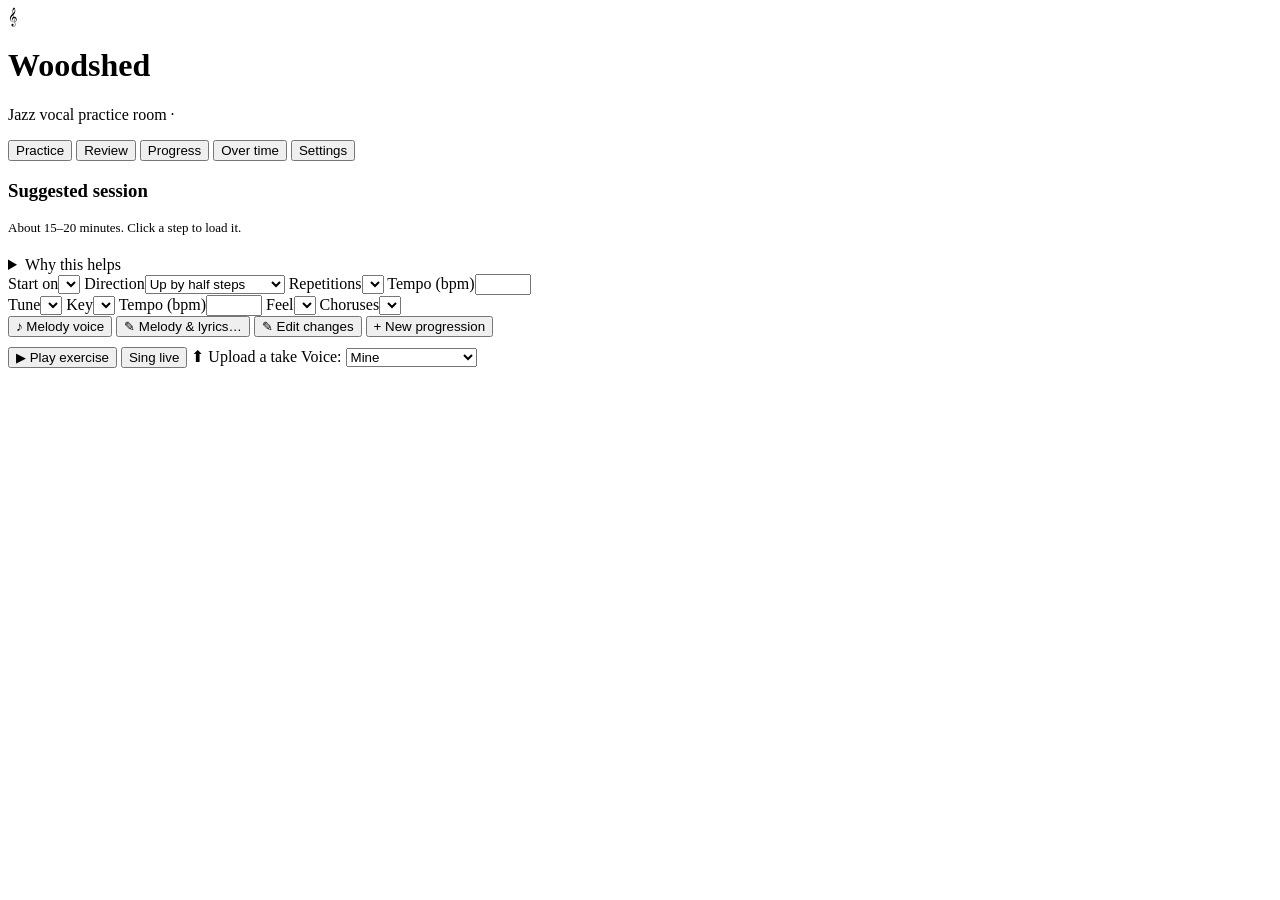
<file: src/index.html>
<!DOCTYPE html>
<html lang="en">
<head>
<meta charset="utf-8">
<meta name="viewport" content="width=device-width, initial-scale=1">
<title>Woodshed — Jazz Vocal Practice</title>
<meta name="description" content="A jazz vocal practice room: live pitch analysis, exercises, standards with accompaniment, and progress tracking. Runs in your browser; your data stays on your device.">
<meta name="theme-color" content="#0e131d">
<link rel="manifest" href="./manifest.webmanifest">
<link rel="icon" type="image/png" sizes="192x192" href="./icons/icon-192.png">
<link rel="apple-touch-icon" href="./icons/apple-touch-icon.png">
<meta name="apple-mobile-web-app-capable" content="yes">
<meta name="apple-mobile-web-app-title" content="Woodshed">
<link rel="preconnect" href="https://fonts.googleapis.com">
<link href="https://fonts.googleapis.com/css2?family=Fraunces:opsz,wght@9..144,600&family=Inter:wght@400;500;600&family=JetBrains+Mono:wght@400;500&display=swap" rel="stylesheet">
<style>/*__CSS__*/</style>
</head>
<body>
<header class="top">
  <div class="brand">
    <div class="logo">𝄞</div>
    <div>
      <h1>Woodshed</h1>
      <p>Jazz vocal practice room · <span class="chip" id="profileChip"></span></p>
    </div>
  </div>
  <nav class="tabs" id="tabs">
    <button data-tab="practice" class="on">Practice</button>
    <button data-tab="review">Review</button>
    <button data-tab="history">Progress</button>
    <button data-tab="trends">Over time</button>
    <button data-tab="settings">Settings</button>
  </nav>
</header>
<div class="banner" id="banner" hidden><div id="bannerText"></div></div>

<main>
<!-- PRACTICE -->
<section id="tab-practice">
  <div class="card" id="welcome" hidden style="margin-bottom:18px;border-color:var(--brass)"></div>
  <div class="card plan">
    <div class="lead">
      <h3>Suggested session</h3>
      <p class="muted" style="font-size:13px;margin:0">About 15–20 minutes. Click a step to load it.</p>
    </div>
    <ol id="planList"></ol>
    <p class="why" id="planWhy"></p>
  </div>

  <div class="practice-grid">
    <aside class="exlist" id="exList"></aside>
    <div class="card">
      <div class="exhead">
        <div>
          <h2 id="exName"></h2>
          <div class="tags" id="exTags"></div>
        </div>
      </div>
      <p id="exHow" style="margin-top:12px"></p>
      <details><summary>Why this helps</summary><p id="exWhy"></p></details>

      <div class="controls" id="exControls">
        <label class="field" data-ex>Start on<select id="selStart"></select></label>
        <label class="field" data-ex>Direction<select id="selDir">
          <option value="up">Up by half steps</option><option value="down">Down by half steps</option><option value="updown">Up, then back down</option></select></label>
        <label class="field" data-ex>Repetitions<select id="selReps"></select></label>
        <label class="field" data-ex>Tempo (bpm)<input type="number" id="inTempo" min="40" max="240" step="2"></label>
        <div class="chordpad" data-free id="chordPad"></div>
        <label class="field" data-std>Tune<select id="stdTune"></select></label>
        <label class="field" data-std>Key<select id="stdKey"></select></label>
        <label class="field" data-std>Tempo (bpm)<input type="number" id="stdTempo" min="40" max="300" step="2"></label>
        <label class="field" data-std>Feel<select id="stdFeel"></select></label>
        <label class="field" data-std>Choruses<select id="stdChorus"></select></label>
        <div class="actions" data-std style="flex-basis:100%">
          <button class="pbtn" id="stdMelBtn">♪ Melody voice</button>
          <button class="pbtn" id="stdEditBtn">✎ Melody &amp; lyrics…</button>
          <button class="pbtn" id="stdChangesBtn">✎ Edit changes</button>
          <button class="pbtn ghost" id="stdNewBtn">+ New progression</button>
        </div>
        <div class="card" id="progBuilder" hidden style="flex-basis:100%;background:var(--panel2)"></div>
        <div class="card" id="stdEditor" hidden style="flex-basis:100%;background:var(--panel2)"></div>
        <div class="stdwrap" data-std id="stdWrap"><div class="stdchart" id="stdChart"></div><div class="lyrics" id="stdLyrics" hidden></div></div>
      </div>
      <p class="hint" id="tempoHint" style="margin:0 0 10px"></p>

      <div class="actions">
        <button class="btn" id="btnPlay">▶ Play exercise</button>
        <button class="btn primary" id="btnLive"><span class="rec-dot"></span> Sing live</button>
        <label class="btn" id="btnUpload">⬆ Upload a take<input type="file" id="fileIn" accept="audio/*,video/*" hidden></label>
        <label class="field" style="flex-direction:row;align-items:center;gap:6px">Voice:
          <select id="selWhose"><option value="me">Mine</option><option value="ref">A reference singer</option></select></label>
        <button class="btn danger" id="btnStop" hidden>■ Stop</button>
        <span class="status" id="status"></span>
      </div>
      <p class="hint" id="modeHint"></p>
      <div class="rollwrap">
        <canvas id="liveRoll"></canvas>
        <div class="readout" id="readout"></div>
      </div>
    </div>
  </div>
</section>

<!-- REVIEW -->
<section id="tab-review" hidden>
  <div class="card empty" id="reviewEmpty">
    <h3>No take yet</h3>
    <p>Sing an exercise live or upload a recording, and the analysis will show up here.</p>
  </div>
  <div id="reviewBody" hidden>
    <div class="revhead">
      <h2 id="revTitle"></h2>
      <span class="meta" id="revMeta"></span>
      <span class="sp"></span>
      <button class="btn small" id="btnPlayTake">▶ Play take</button>
      <button class="btn small" id="btnAgain">↻ Same exercise again</button>
    </div>
    <div class="stats" id="revStats"></div>
    <div class="card"><h3>Coach notes</h3><ul class="coach" id="revCoach"></ul></div>
    <div class="rollscroll" id="revScroll"><canvas id="revRoll"></canvas></div>
    <div class="card">
      <h3>Note by note</h3>
      <p class="muted" style="font-size:13px">Click a row to hear that note. Thumbs and tags on notes are how Woodshed learns what you like in a sound.</p>
      <div id="noteDetail"></div>
      <div style="overflow-x:auto"><table id="noteTable"></table></div>
    </div>
    <div class="card">
      <h3>How did that take feel?</h3>
      <div class="stars" id="stars"></div>
      <div class="chips" id="feelChips" style="margin:10px 0"></div>
      <textarea id="takeComment" placeholder="Anything you noticed: what felt easy, what you'd change, what you were going for…"></textarea>
      <div class="savestate" id="saveState"></div>
    </div>
  </div>
</section>

<!-- HISTORY -->
<section id="tab-history" hidden>
  <div class="grid2">
    <div class="card"><h3>Tendencies by chord tone</h3><p class="muted" style="font-size:13px" id="tendSub"></p><div id="tendFn"></div></div>
    <div class="card"><h3>Tendencies by range</h3><div id="tendRegion"></div><div id="tendOther" style="margin-top:14px"></div></div>
  </div>
  <div class="card"><h3>Tempo</h3><div id="tempoCard"></div></div>
  <div class="card"><h3>Your taste</h3><div id="taste"></div></div>
  <div class="card"><h3>Takes</h3><div style="overflow-x:auto"><table id="takeTable"></table></div></div>
  <div class="card">
    <h3>Your data</h3>
    <p class="muted" style="font-size:13px" id="storeMode"></p>
    <div class="actions" style="margin-top:8px">
      <button class="btn small primary" id="btnBackup">⬇ Download backup file</button>
      <label class="btn small">⬆ Restore from backup file…<input type="file" id="restoreFile" accept=".json,application/json" hidden></label>
      <label class="field" style="flex-direction:row;align-items:center;gap:6px"><input type="checkbox" id="restoreSettings" checked> Also restore settings, progressions, melodies and lyrics</label>
    </div>
    <p class="hint">Restoring adds the backup’s takes to what’s already here (takes with the same ID are replaced), so you can merge history from several devices.</p>
    <div class="actions" style="margin-top:14px"><button class="btn small danger" id="btnErase">Erase all data in this browser</button></div>
  </div>
</section>

<!-- OVER TIME -->
<section id="tab-trends" hidden>
  <div class="card">
    <div class="trhead"><h3>Focus areas</h3><span class="muted" style="font-size:13px">Latest 7 days compared with your first 7 days. Hover a card for practice suggestions; click it to chart it.</span></div>
    <div class="focusgrid" id="focusGrid"></div>
  </div>
  <div class="card">
    <div class="trhead">
      <label class="field">Measure<select id="trMetric"></select></label>
      <label class="field">Group by<select id="trGrain"><option value="day">Day</option><option value="week">Week</option></select></label>
      <label class="field">Range<select id="trRange"><option value="0">All time</option><option value="7">Last 7 days</option><option value="30">Last 30 days</option><option value="90">Last 90 days</option></select></label>
      <span class="sp"></span>
      <button class="btn small" id="trPin"></button>
      <button class="btn small" id="trTableBtn">Show table</button>
    </div>
    <p class="muted" style="font-size:13px;margin:8px 0 0" id="trDesc"></p>
    <div class="chartwrap" id="trChart"></div>
    <div id="trTable" hidden></div>
  </div>
  <div class="card">
    <h3>What seems to be helping</h3>
    <div id="trHelp"></div>
  </div>
  <div class="card">
    <h3>Practice log</h3>
    <p class="muted" style="font-size:13px">Takes per exercise per day.</p>
    <div style="overflow-x:auto" id="trLog"></div>
  </div>
</section>

<!-- SETTINGS -->
<section id="tab-settings" hidden>
  <div class="card">
    <h3>Your voice</h3>
    <div class="settings-grid" style="margin-top:10px">
      <label class="field">Voice type preset<select id="setPreset"></select></label>
      <label class="field">Voice label<input type="text" id="setLabel"></label>
      <label class="field">Lowest exercise note<select id="setLow"></select></label>
      <label class="field">Comfortable top<select id="setTop"></select></label>
      <label class="field">Stretch top<select id="setStretch"></select></label>
      <label class="field">Use stretch top in exercises<select id="setUseStretch"><option value="0">No — stay comfortable</option><option value="1">Yes</option></select></label>
    </div>
  </div>
  <div class="card">
    <h3>Accompaniment</h3>
    <div class="settings-grid" style="margin-top:10px">
      <label class="field">Melody guide<select id="setGuide"><option value="off">Off — chords only</option><option value="first">First repetition only</option><option value="all">Every repetition</option></select></label>
      <label class="field">Click on 2 &amp; 4<select id="setMetro"><option value="1">On</option><option value="0">Off</option></select></label>
      <label class="field">Accompaniment volume<input type="range" id="setVol" min="0" max="1" step="0.05"></label>
      <label class="field">Tuning (A4 Hz)<input type="number" id="setA4" min="425" max="452" step="1"></label>
    </div>
    <p class="hint">Wear headphones when singing live so the accompaniment doesn't leak into the mic.</p>
  </div>
</section>
</main>
<div id="overlay" class="overlay" hidden><div><div class="spinner"></div><div id="overlayText">Analyzing…</div></div></div>
<div id="toast" class="toast" hidden></div>
<div id="tip" class="tip" hidden></div>
<script>/*__DSP__*/</script>
<script>/*__APP__*/</script>
</body>
</html>
</file>
